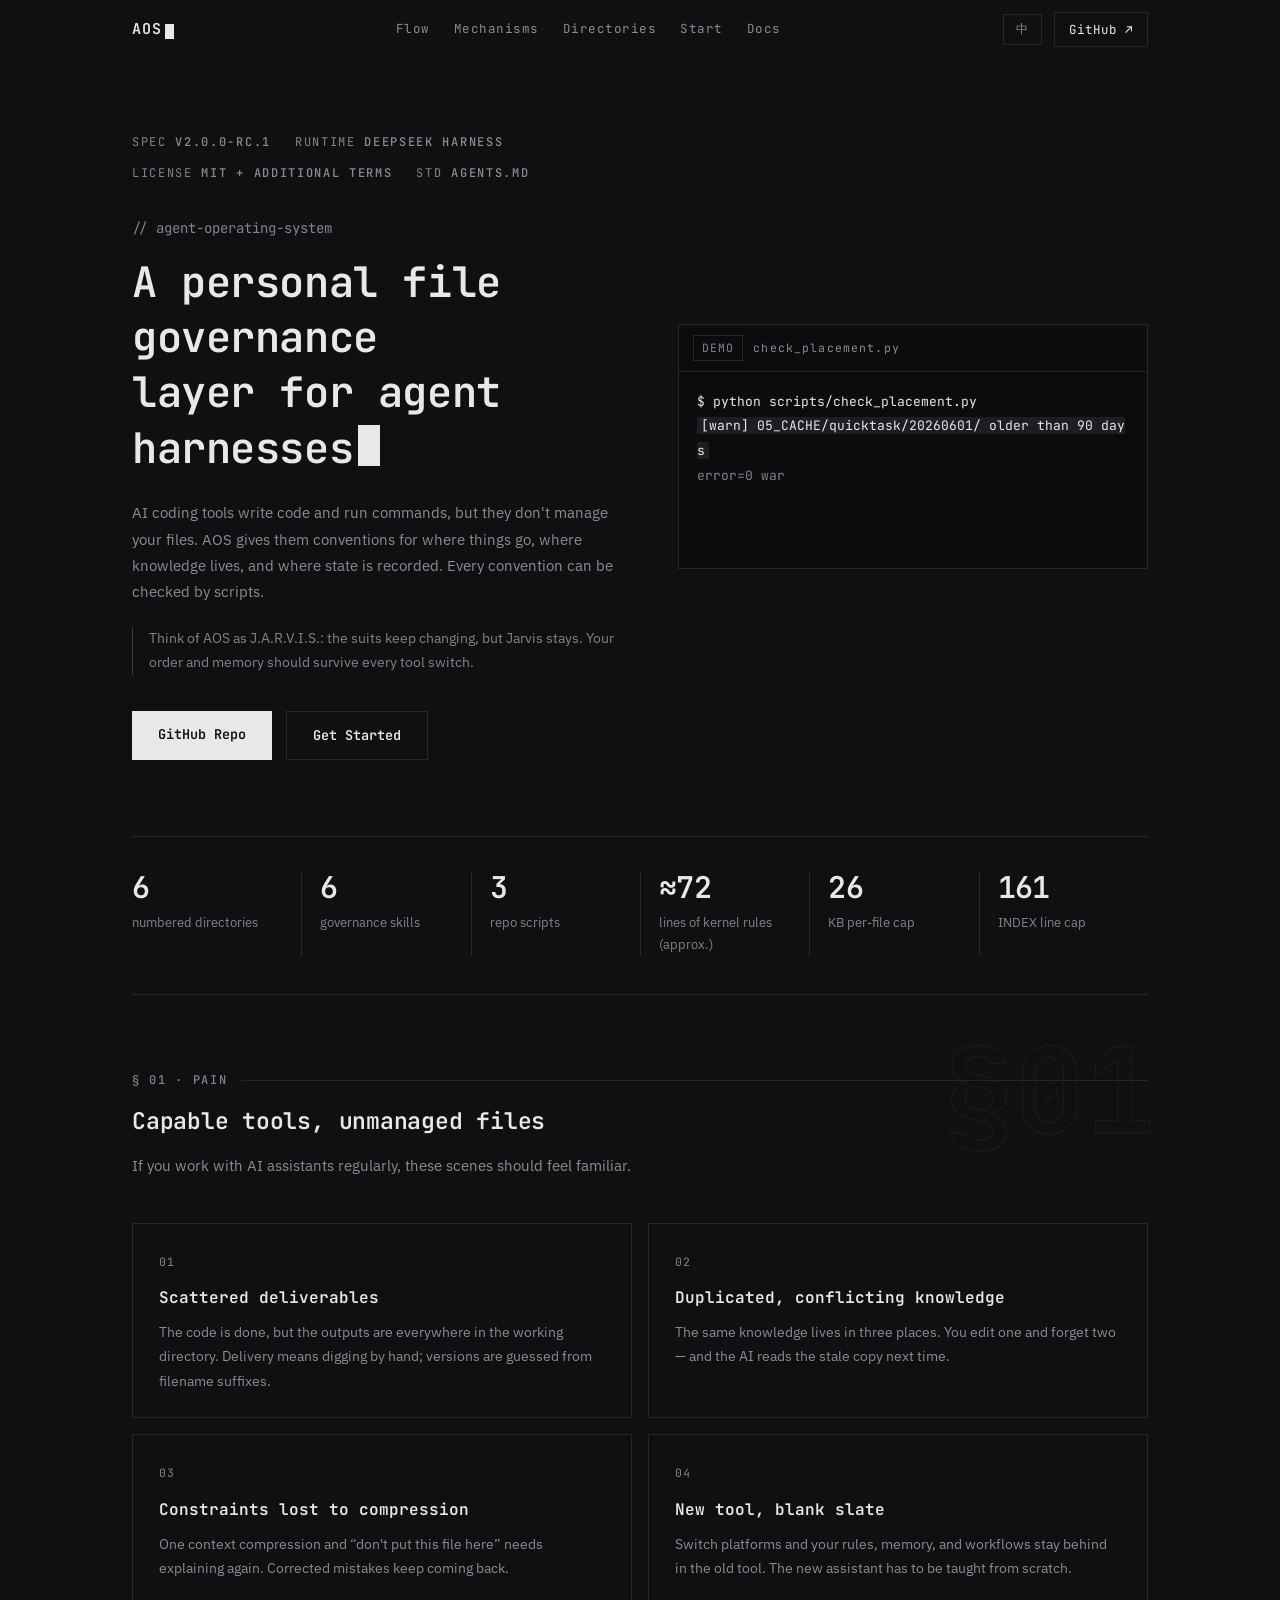
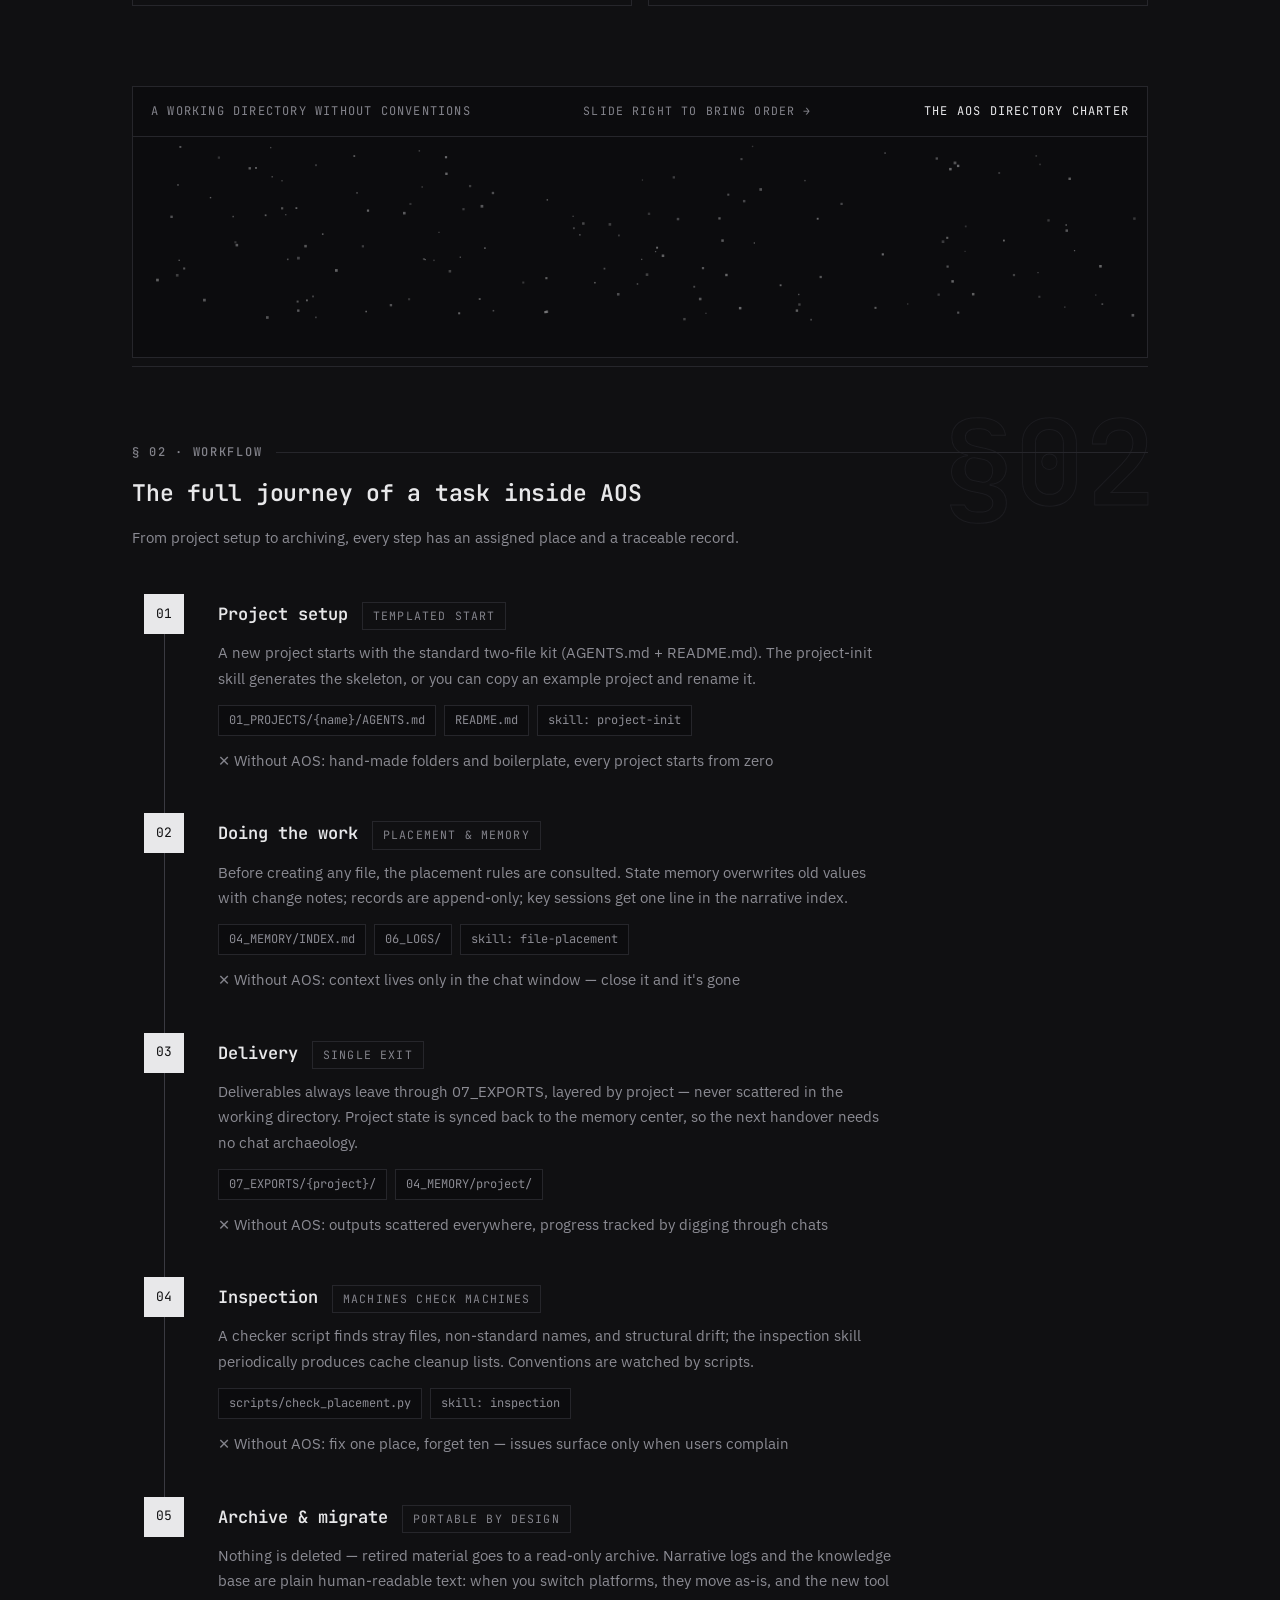
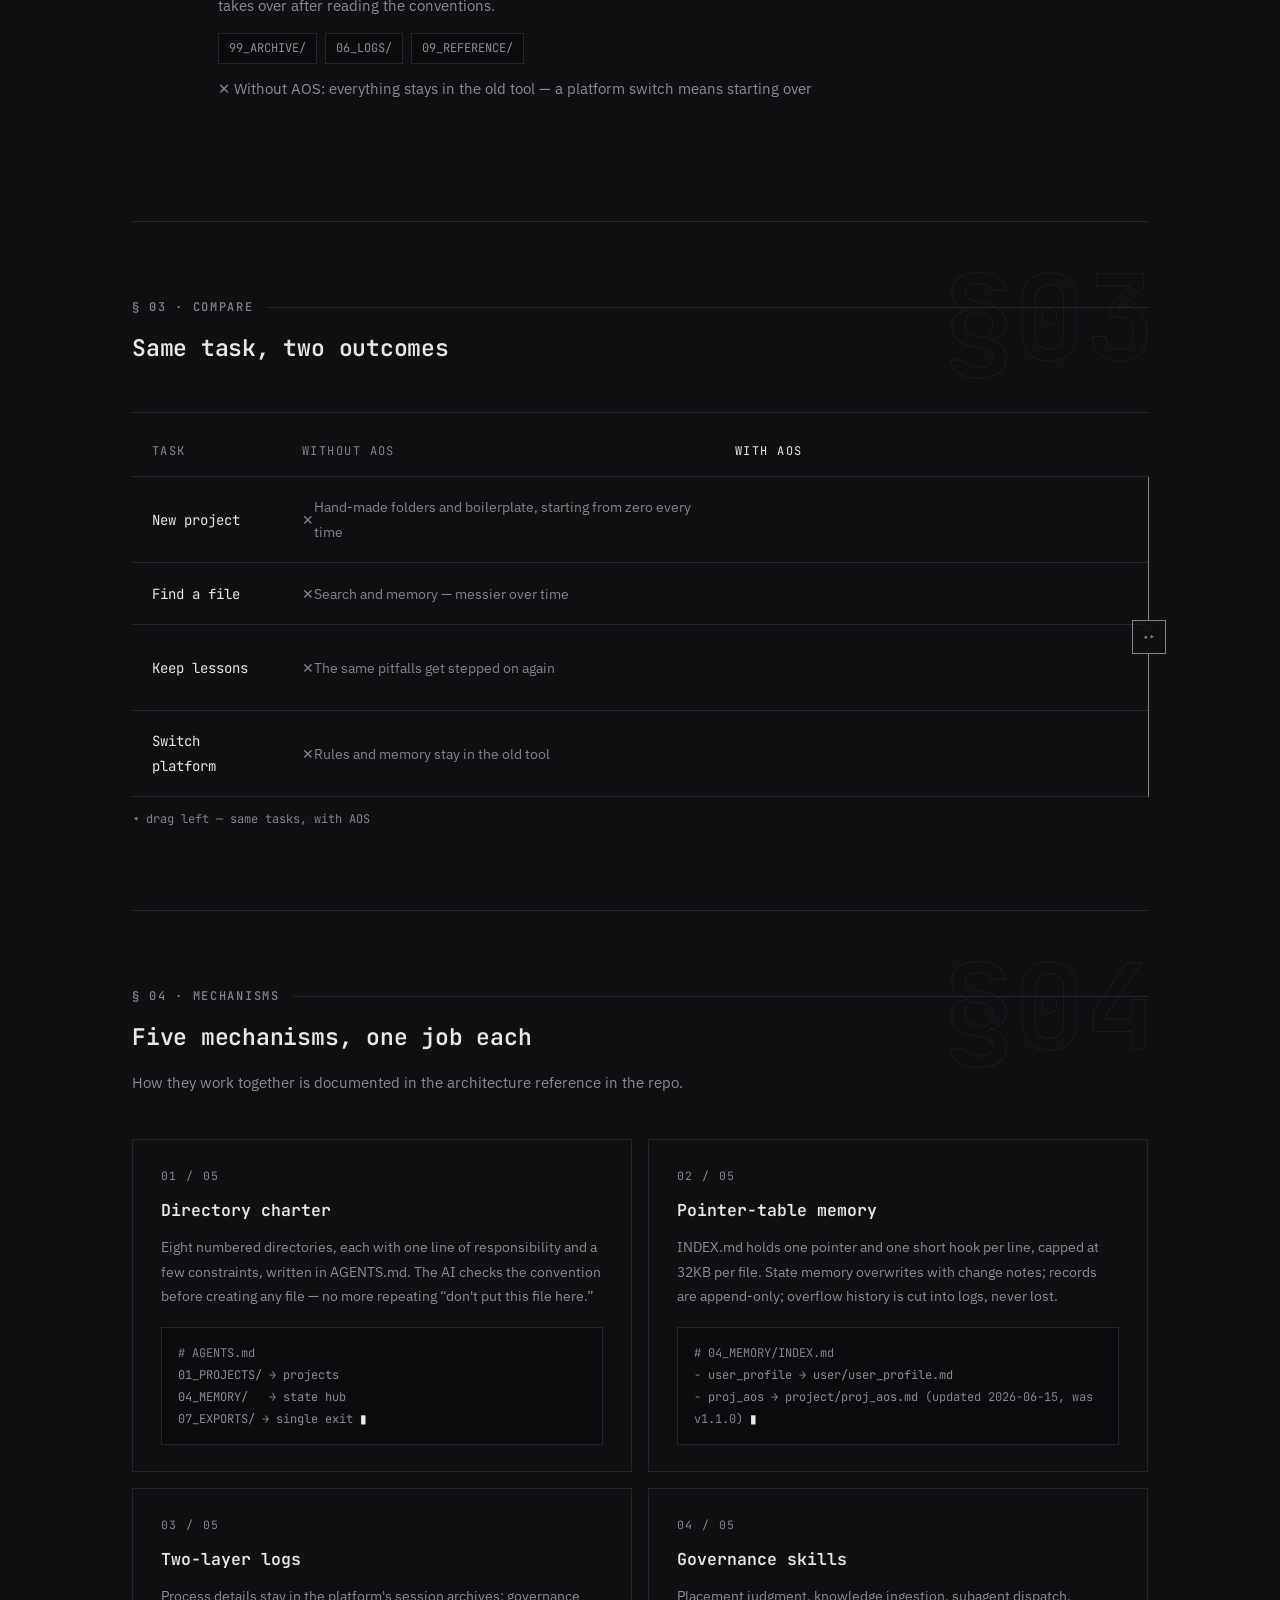
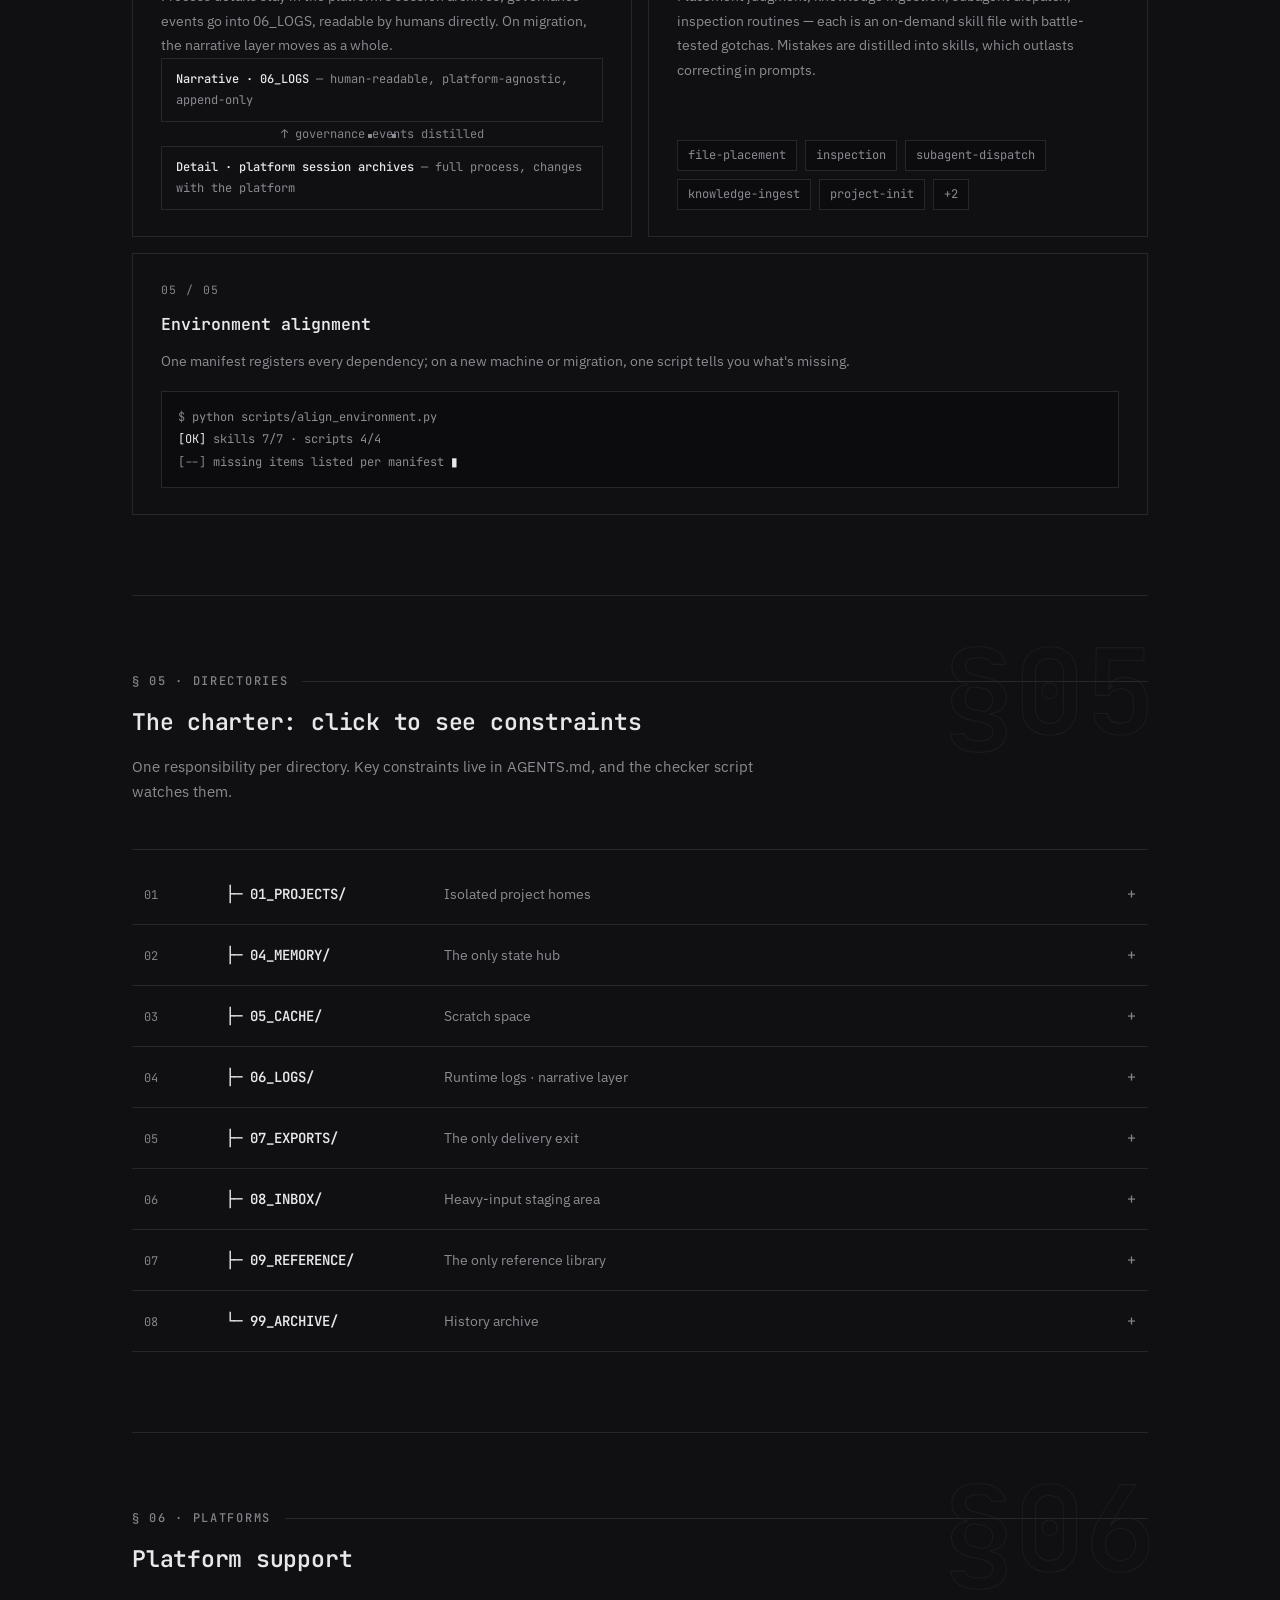
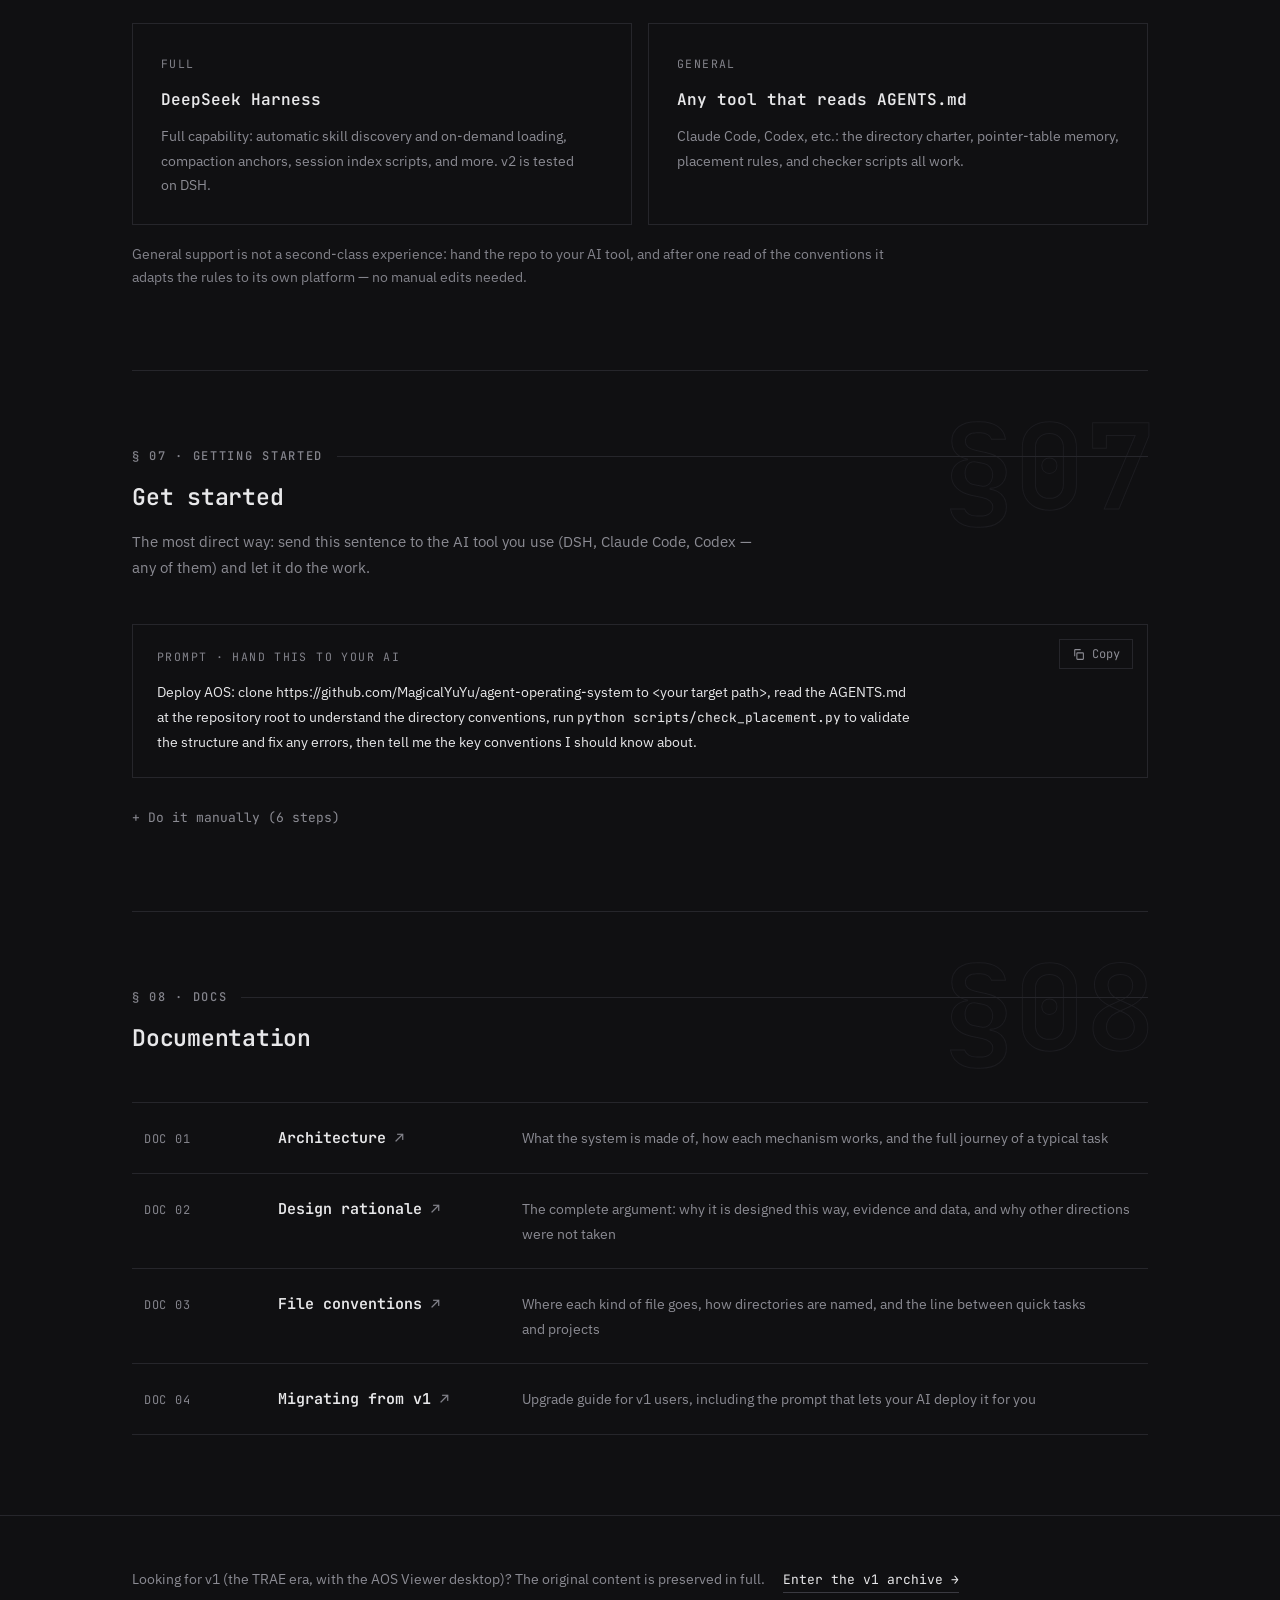
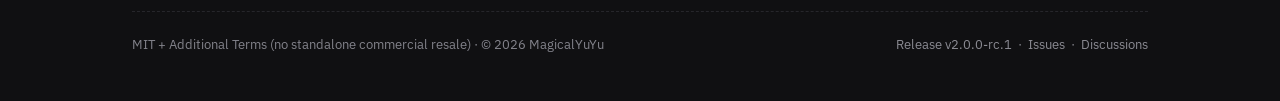
<file: index.html>
<!DOCTYPE html>
<html lang="zh-CN">
<head>
<meta charset="UTF-8">
<meta name="viewport" content="width=device-width, initial-scale=1.0">
<title>AOS — Agent Operating System · 个人文件治理层</title>
<meta name="description" content="AOS 是运行在类 Claude Code agent harness 上的个人文件治理层：目录宪章、指针表记忆、双层日志与治理 skills，让 AI 编程工具遵守「东西放哪、知识存哪、状态记哪」的秩序，且约定可以被脚本检查。">
<meta name="keywords" content="AOS, Agent Operating System, 文件治理, agent harness, DeepSeek Harness, AGENTS.md, Claude Code, Codex, AI 编程">
<meta name="author" content="MagicalYuYu">
<meta name="robots" content="index, follow">
<link rel="canonical" href="https://aos.magicalyu.online/">
<meta property="og:title" content="AOS — Agent Operating System">
<meta property="og:description" content="运行在类 Claude Code agent harness 上的个人文件治理层。目录宪章 · 指针表记忆 · 双层日志 · 治理 skills。">
<meta property="og:type" content="website">
<meta property="og:url" content="https://aos.magicalyu.online/">
<meta property="og:site_name" content="AOS — Agent Operating System">
<meta property="og:locale" content="zh_CN">
<meta property="og:locale:alternate" content="en_US">
<meta name="twitter:card" content="summary">
<meta name="twitter:title" content="AOS — Agent Operating System">
<meta name="twitter:description" content="运行在类 Claude Code agent harness 上的个人文件治理层。">
<meta name="twitter:creator" content="@MagicalYuYu">
<script type="application/ld+json">
{
  "@context": "https://schema.org",
  "@type": "SoftwareApplication",
  "name": "AOS — Agent Operating System",
  "description": "运行在类 Claude Code agent harness 上的个人文件治理层：目录宪章、指针表记忆、双层日志与治理 skills。",
  "url": "https://aos.magicalyu.online/",
  "applicationCategory": "DeveloperApplication",
  "operatingSystem": "Cross-platform",
  "softwareVersion": "2.0.0-rc.1",
  "offers": { "@type": "Offer", "price": "0", "priceCurrency": "USD" },
  "license": "https://github.com/MagicalYuYu/agent-operating-system/blob/main/LICENSE",
  "author": { "@type": "Person", "name": "MagicalYuYu", "url": "https://github.com/MagicalYuYu" }
}
</script>
<link rel="icon" href="data:image/svg+xml,%3Csvg xmlns='http://www.w3.org/2000/svg' viewBox='0 0 64 64'%3E%3Crect width='64' height='64' fill='%23101012'/%3E%3Cg stroke='%23E8E8EA' stroke-width='4'%3E%3Cline x1='14' y1='19' x2='50' y2='19'/%3E%3Cline x1='14' y1='32' x2='42' y2='32'/%3E%3Cline x1='14' y1='45' x2='32' y2='45'/%3E%3C/g%3E%3Crect x='36' y='41' width='14' height='8' fill='%23E8E8EA'/%3E%3C/svg%3E">
<link rel="preconnect" href="https://fonts.googleapis.com">
<link rel="preconnect" href="https://fonts.gstatic.com" crossorigin>
<link rel="preload" as="style" href="https://fonts.googleapis.com/css2?family=JetBrains+Mono:wght@400;500;600&family=IBM+Plex+Sans:wght@400;500;600&family=Noto+Sans+SC:wght@400;500;700&display=swap">
<link rel="stylesheet" href="https://fonts.googleapis.com/css2?family=JetBrains+Mono:wght@400;500;600&family=IBM+Plex+Sans:wght@400;500;600&family=Noto+Sans+SC:wght@400;500;700&display=swap" media="print" onload="this.media='all'">
<noscript><link rel="stylesheet" href="https://fonts.googleapis.com/css2?family=JetBrains+Mono:wght@400;500;600&family=IBM+Plex+Sans:wght@400;500;600&family=Noto+Sans+SC:wght@400;500;700&display=swap"></noscript>
<link rel="manifest" href="manifest.json">
<meta name="theme-color" content="#101012">
<script>document.documentElement.classList.add('js');</script>
<style>
:root{
  --bg:#101012; --line:#26262B; --line-strong:#3A3A41;
  --text:#E8E8EA; --muted:#8B8B93; --faint:#83838B; --on-accent:#101012;
  --mono:'JetBrains Mono',ui-monospace,'Cascadia Code',Consolas,monospace;
  --sans:'IBM Plex Sans','Segoe UI',system-ui,'Noto Sans SC','Microsoft YaHei',sans-serif;
  --ease:cubic-bezier(.22,1,.36,1);
  --nav-h:60px;
}
*{margin:0;padding:0;box-sizing:border-box}
html{scroll-behavior:smooth}
body{background:var(--bg);color:var(--text);font-family:var(--sans);font-size:15px;line-height:1.75;-webkit-font-smoothing:antialiased;text-rendering:optimizeLegibility}
::selection{background:var(--text);color:var(--bg)}
a{color:inherit}
.wrap{max-width:1080px;margin:0 auto;padding:0 32px}
section{scroll-margin-top:calc(var(--nav-h) + 16px)}
p,li,.plat-note,.sec-desc,.flow-card>p,.pain-card p,.mech-card>p,.row p,.tree-detail p,.foot-v1 span{text-wrap:pretty;overflow-wrap:break-word}
h2,h3{text-wrap:balance}
code{font-family:var(--mono)}

/* ---------- Nav ---------- */
header{position:fixed;top:0;left:0;right:0;z-index:50;height:var(--nav-h);border-bottom:1px solid transparent;transition:background .3s var(--ease),border-color .3s var(--ease)}
header.scrolled{background:rgba(16,16,18,.72);-webkit-backdrop-filter:blur(12px) saturate(1.1);backdrop-filter:blur(12px) saturate(1.1);border-bottom-color:var(--line)}
header .wrap{height:100%;display:flex;align-items:center;justify-content:space-between;position:relative;gap:18px}
.brand{font-family:var(--mono);font-weight:600;font-size:15px;letter-spacing:.08em;text-decoration:none;flex:none}
.brand .cur{display:inline-block;width:.55em;height:1.05em;background:var(--text);margin-left:.18em;vertical-align:text-bottom;animation:blink 1.1s steps(1) infinite}
.navlinks{display:flex;gap:24px;font-size:13.5px}
.navlinks a{color:var(--muted);text-decoration:none;font-family:var(--mono);font-size:12.5px;letter-spacing:.04em;padding:4px 0;border-bottom:1px solid transparent;transition:color .25s var(--ease),border-color .25s var(--ease)}
.navlinks a:hover{color:var(--text)}
.navlinks a[aria-current="true"]{color:var(--text);border-bottom-color:var(--text)}
.nav-right{display:flex;align-items:center;gap:12px;flex:none}
.lang-btn{font-family:var(--mono);font-size:12px;color:var(--muted);background:transparent;border:1px solid var(--line);padding:6px 12px;cursor:pointer;letter-spacing:.06em;transition:color .25s var(--ease),border-color .25s var(--ease)}
.lang-btn:hover{color:var(--text);border-color:var(--line-strong)}
.gh{font-family:var(--mono);font-size:12.5px;text-decoration:none;color:var(--text);border:1px solid var(--line);padding:6px 14px;transition:border-color .25s var(--ease),transform .25s var(--ease)}
.gh:hover{border-color:var(--line-strong);transform:translateY(-1px)}
.progress{position:absolute;left:0;bottom:-1px;height:1px;width:100%;background:var(--text);opacity:.35;transform:scaleX(0);transform-origin:left}

/* ---------- Hero ---------- */
.hero{padding:calc(var(--nav-h) + 72px) 0 76px}
.hero-grid{display:grid;grid-template-columns:1.02fr .98fr;gap:56px;align-items:center}
.spec-row{display:flex;flex-wrap:wrap;gap:10px 24px;font-family:var(--mono);font-size:12px;letter-spacing:.14em;text-transform:uppercase;color:var(--faint);margin-bottom:32px}
.spec-row b{color:var(--muted);font-weight:500}
.hero .comment{font-family:var(--mono);font-size:14px;color:var(--faint);margin-bottom:14px}
h1{font-family:var(--mono);font-weight:600;letter-spacing:-.01em;font-size:clamp(29px,4.2vw,42px);line-height:1.32;text-wrap:balance}
h1 .caret{display:inline-block;width:.52em;height:.98em;background:var(--text);margin-left:.12em;vertical-align:-.08em;animation:blink 1.1s steps(1) infinite}
@keyframes blink{0%,55%{opacity:1}56%,100%{opacity:0}}
.hero .sub{margin-top:24px;color:var(--muted);font-size:15px;max-width:560px}
.hero .aside{margin-top:22px;padding-left:16px;border-left:1px solid var(--line-strong);color:var(--faint);font-size:13.5px;max-width:520px}
.cta{margin-top:36px;display:flex;flex-wrap:wrap;gap:14px}
.btn{font-family:var(--mono);font-size:13.5px;font-weight:600;text-decoration:none;padding:12px 26px;cursor:pointer;transition:transform .25s var(--ease),border-color .25s var(--ease),opacity .25s var(--ease)}
.btn:hover{transform:translateY(-1px)}
.btn:active{transform:translateY(0)}
.btn-solid{background:var(--text);color:var(--on-accent)}
.btn-solid:hover{opacity:.88}
.btn-line{border:1px solid var(--line);color:var(--text)}
.btn-line:hover{border-color:var(--line-strong)}

/* ---------- 终端演示 ---------- */
.term{border:1px solid var(--line);background:#0C0C0E;min-width:0}
.term-bar{display:flex;align-items:center;gap:10px;padding:10px 14px;border-bottom:1px solid var(--line);font-family:var(--mono);font-size:11.5px;letter-spacing:.1em}
.term-tag{color:var(--faint);border:1px solid var(--line);padding:2px 8px}
.term-title{color:var(--muted)}
.term-body{padding:18px 18px 20px;font-family:var(--mono);font-size:13px;line-height:1.9;color:var(--muted);white-space:pre-wrap;word-break:break-all;min-height:196px}
.term-body .t-cmd{color:var(--text)}
.term-body .t-ok{color:var(--text)}
.term-body .t-warn{color:var(--text);background:#1E1E22;padding:0 4px}
.term-body .t-dim{color:var(--faint)}

/* ---------- Sections ---------- */
.sec{position:relative;padding:76px 0 80px}
.sec::before{content:"";position:absolute;top:0;left:0;right:0;height:1px;background:var(--line);transform:scaleX(0);transform-origin:left}
.sec.sec-line-in::before{transition:transform .9s var(--ease);transform:scaleX(1)}
.sec-head{margin-bottom:44px}
.sec-eyebrow{font-family:var(--mono);font-size:12px;letter-spacing:.14em;text-transform:uppercase;font-weight:500;color:var(--faint);display:flex;align-items:center;gap:14px;margin-bottom:10px}
.sec-eyebrow::after{content:"";flex:1;height:1px;background:var(--line)}
.sec-head h2{font-family:var(--mono);font-size:23px;font-weight:600;letter-spacing:-.01em}
.sec-desc{color:var(--muted);max-width:640px;margin-top:12px;font-size:14.5px}

/* ---------- 痛点卡 ---------- */
.pain-grid{display:grid;grid-template-columns:repeat(2,1fr);gap:16px}
.pain-card{border:1px solid var(--line);padding:24px 26px;transition:border-color .25s var(--ease),transform .25s var(--ease)}
.pain-card:hover{border-color:var(--line-strong);transform:translateY(-2px)}
.pain-card .p-no{font-family:var(--mono);font-size:11.5px;letter-spacing:.12em;color:var(--faint)}
.pain-card h3{font-family:var(--mono);font-size:16px;font-weight:600;margin:10px 0 8px}
.pain-card p{color:var(--muted);font-size:14px}

/* ---------- 工作流 ---------- */
.flow{position:relative}
.flow-step{display:grid;grid-template-columns:64px 1fr;gap:22px;position:relative}
.flow-rail{display:flex;flex-direction:column;align-items:center}
.flow-num{
  width:40px;height:40px;flex:none;display:flex;align-items:center;justify-content:center;
  font-family:var(--mono);font-size:13px;color:var(--faint);
  border:1px solid var(--line);background:var(--bg);
  transition:color .5s var(--ease),border-color .5s var(--ease);
}
.flow-step.in .flow-num{color:var(--on-accent);background:var(--text);border-color:var(--text)}
.flow-wire{width:1px;flex:1;background:var(--line);position:relative;overflow:hidden}
.flow-wire::after{content:"";position:absolute;top:0;left:0;width:100%;height:100%;background:var(--line-strong);transform:scaleY(0);transform-origin:top;transition:transform .8s var(--ease) .2s}
.flow-step.in .flow-wire::after{transform:scaleY(1)}
.flow-step:last-child .flow-wire{display:none}
.flow-card{padding:6px 0 40px}
.flow-head{display:flex;flex-wrap:wrap;align-items:baseline;gap:14px;margin-bottom:10px}
.flow-head h3{font-family:var(--mono);font-size:17px;font-weight:600}
.flow-tag{font-family:var(--mono);font-size:11.5px;letter-spacing:.1em;color:var(--faint);border:1px solid var(--line);padding:3px 10px;text-transform:uppercase}
.flow-card>p{color:var(--muted);font-size:14.5px;max-width:680px}
.chips{display:flex;flex-wrap:wrap;gap:8px;margin-top:14px}
.chips code{font-size:12px;color:var(--muted);border:1px solid var(--line);padding:4px 10px;background:#0C0C0E}
.flow-without{margin-top:12px;font-size:13px;color:var(--faint)}
.flow-without::before{content:"✕ ";color:var(--faint)}

/* ---------- 机制卡 ---------- */
.mech-grid{display:grid;grid-template-columns:repeat(2,1fr);gap:16px}
.mech-card{border:1px solid var(--line);padding:26px 28px;display:flex;flex-direction:column;transition:border-color .25s var(--ease)}
.mech-card:hover{border-color:var(--line-strong)}
.mech-card:last-child{grid-column:1 / -1}
.mech-kicker{font-family:var(--mono);font-size:11.5px;letter-spacing:.12em;color:var(--faint);text-transform:uppercase}
.mech-card h3{font-family:var(--mono);font-size:16.5px;font-weight:600;margin:10px 0 10px}
.mech-card>p{color:var(--muted);font-size:14px;flex:1}
.mech-demo{margin-top:18px;border:1px solid var(--line);background:#0C0C0E;padding:14px 16px;font-family:var(--mono);font-size:12px;line-height:1.85;color:var(--muted);overflow-x:auto}
.mech-demo .d-dim{color:var(--faint)}
.mech-demo .d-hi{color:var(--text)}
.layer-demo{display:grid;gap:6px;font-family:var(--mono);font-size:12px}
.layer-demo .layer{border:1px solid var(--line);padding:10px 14px;color:var(--muted)}
.layer-demo .layer b{color:var(--text);font-weight:500}
.layer-demo .layer-arrow{color:var(--faint);text-align:center;line-height:1}

/* ---------- 目录树 ---------- */
.tree{border-top:1px solid var(--line);padding-top:14px}
.tree-item{border-bottom:1px solid var(--line);padding:0 12px}
.tree-row{
  width:100%;display:grid;grid-template-columns:64px 200px 1fr 32px;gap:18px;align-items:baseline;
  padding:20px 0;background:transparent;border:none;cursor:pointer;text-align:left;
  color:var(--text);font-family:var(--sans);font-size:14.5px;
  transition:background .25s var(--ease);
}
.tree-row:hover{background:rgba(255,255,255,.025)}
.tree-idx{font-family:var(--mono);font-size:12px;color:var(--faint)}
.tree-path{font-family:var(--mono);font-size:14px;font-weight:600}
.tree-role{color:var(--muted);font-size:13.5px}
.tree-plus{font-family:var(--mono);font-size:15px;color:var(--faint);justify-self:end;transition:transform .3s var(--ease)}
.tree-item.open .tree-plus{transform:rotate(45deg);color:var(--text)}
.tree-detail{display:grid;grid-template-rows:0fr;transition:grid-template-rows .35s var(--ease)}
.tree-item.open .tree-detail{grid-template-rows:1fr}
.tree-detail-clip{overflow:hidden;min-height:0}
.tree-detail-in{padding:0 0 22px;display:grid;grid-template-columns:64px 1fr;gap:18px}
.tree-detail-in::before{content:""}
.tree-detail p{color:var(--faint);font-size:13.5px;max-width:640px;border-left:1px solid var(--line-strong);padding-left:16px}
.tree-detail b{color:var(--muted);font-weight:500}

/* ---------- 平台卡 ---------- */
.plat-grid{display:grid;grid-template-columns:1fr 1fr;gap:16px}
.plat-card{border:1px solid var(--line);padding:26px 28px;transition:border-color .25s var(--ease)}
.plat-card:hover{border-color:var(--line-strong)}
.plat-badge{font-family:var(--mono);font-size:11.5px;letter-spacing:.12em;color:var(--faint);text-transform:uppercase}
.plat-card h3{font-family:var(--mono);font-size:16px;font-weight:600;margin:10px 0 10px}
.plat-card p{color:var(--muted);font-size:14px}
.plat-note{margin-top:18px;color:var(--faint);font-size:13.5px;max-width:760px}

/* ---------- 上手 ---------- */
.prompt-block{position:relative;border:1px solid var(--line);padding:22px 24px;font-size:14px;line-height:1.8}
.prompt-block .tag{font-family:var(--mono);font-size:11.5px;letter-spacing:.12em;color:var(--faint);display:block;margin-bottom:12px;text-transform:uppercase}
.prompt-block p{max-width:760px}
.prompt-block code{font-size:13px}
.copy-btn{position:absolute;top:14px;right:14px;font-family:var(--mono);font-size:12px;color:var(--muted);background:transparent;border:1px solid var(--line);padding:6px 12px;cursor:pointer;display:inline-flex;align-items:center;gap:7px;transition:color .25s var(--ease),border-color .25s var(--ease)}
.copy-btn:hover{color:var(--text);border-color:var(--line-strong)}
.copy-btn svg{width:13px;height:13px;stroke:currentColor;fill:none;stroke-width:2}
.copy-btn .ok{display:none}
.copy-btn.copied{color:var(--text);border-color:var(--text)}
.copy-btn.copied .ok{display:inline}
.copy-btn.copied .ico{display:none}
.steps{margin-top:26px}
.steps summary{font-family:var(--mono);font-size:13px;color:var(--muted);cursor:pointer;list-style:none;display:inline-flex;align-items:center;gap:8px;user-select:none;transition:color .25s var(--ease)}
.steps summary::-webkit-details-marker{display:none}
.steps summary::before{content:"+";font-family:var(--mono);transition:transform .3s var(--ease)}
.steps[open] summary::before{transform:rotate(45deg)}
.steps summary:hover{color:var(--text)}
.steps ol{margin:18px 0 4px 20px;color:var(--muted);font-size:14px}
.steps li{padding:5px 0}
.steps li b{color:var(--text);font-weight:500}
.steps code{font-size:12.5px}

/* ---------- 文档 ---------- */
.rows{border-top:1px solid var(--line)}
.row{display:grid;grid-template-columns:110px 220px 1fr;gap:24px;align-items:baseline;padding:22px 12px;border-bottom:1px solid var(--line);transition:background .25s var(--ease)}
.row:hover{background:rgba(255,255,255,.025)}
.row .no{font-family:var(--mono);font-size:12px;color:var(--faint);letter-spacing:.06em}
.row h3{font-family:var(--mono);font-size:15px;font-weight:600}
.row p{color:var(--muted);font-size:14px}
.row.linkrow{text-decoration:none}
.row.linkrow h3::after{content:" ↗";color:var(--faint);transition:color .25s var(--ease)}
.row.linkrow:hover h3::after{color:var(--text)}

/* ---------- Footer ---------- */
footer{border-top:1px solid var(--line);padding:34px 0 44px}
.foot-rows{display:flex;flex-wrap:wrap;justify-content:space-between;gap:14px 32px;font-size:13px;color:var(--faint)}
.foot-rows a{color:var(--muted);text-decoration:none;border-bottom:1px solid transparent;transition:color .25s var(--ease),border-color .25s var(--ease)}
.foot-rows a:hover{color:var(--text);border-bottom-color:var(--text)}
.foot-v1{margin-bottom:22px;padding:18px 0;border-bottom:1px dashed var(--line);display:flex;flex-wrap:wrap;align-items:baseline;gap:8px 18px;font-size:13.5px;color:var(--muted)}
.foot-v1 a{font-family:var(--mono);font-size:13px;color:var(--text);text-decoration:none;border-bottom:1px solid var(--line-strong)}
.foot-v1 a:hover{border-bottom-color:var(--text)}

/* ---------- 入场与降级 ---------- */
.sr-only{position:absolute;width:1px;height:1px;padding:0;margin:-1px;overflow:hidden;clip:rect(0,0,0,0);white-space:nowrap;border:0}
.js .reveal{opacity:0;transform:translateY(12px)}
.js .reveal.in:not(.fin){opacity:1;transform:none;transition:opacity .45s var(--ease),transform .45s var(--ease)}
.js .reveal.fin{opacity:1;transform:none}
:focus-visible{outline:1px solid var(--text);outline-offset:3px}
@media (prefers-reduced-motion: reduce){
  html{scroll-behavior:auto}
  *,*::before,*::after{animation:none !important;transition:none !important}
  .js .reveal{opacity:1;transform:none}
  .sec::before{transform:scaleX(1)}
  .flow-wire::after{transform:scaleY(1)}
}

/* ---------- 统计带 ---------- */
.stats{border-top:1px solid var(--line);display:grid;grid-template-columns:repeat(6,1fr);padding:34px 0 38px}
.stat{padding:0 18px;border-left:1px solid var(--line)}
.stat:first-child{border-left:none;padding-left:0}
.stat-num{display:block;font-family:var(--mono);font-size:30px;font-weight:600;letter-spacing:-.02em;line-height:1.1;font-variant-numeric:tabular-nums}
.stat-label{display:block;margin-top:8px;font-size:12.5px;color:var(--faint)}

/* ---------- 混沌→秩序 canvas 展示位 ---------- */
.chaos-band{margin:0 0 8px;border:1px solid var(--line);background:#0C0C0E}
.chaos-labels{display:flex;justify-content:space-between;align-items:center;gap:16px;padding:14px 18px;border-bottom:1px solid var(--line);font-family:var(--mono);font-size:12px;letter-spacing:.1em;text-transform:uppercase}
.chaos-labels .c-a{color:var(--faint)}
.chaos-labels .c-b{color:var(--text)}
.chaos-hint{font-family:var(--mono);font-size:11.5px;letter-spacing:.1em;color:var(--faint);text-transform:uppercase;transition:opacity .6s var(--ease)}
.chaos-hint .h-arr{display:inline-block;animation:hintSlide 1.8s var(--ease) infinite}
@keyframes hintSlide{0%,100%{transform:translateX(0)}50%{transform:translateX(7px)}}
.chaos-band.ordered-once .chaos-hint{opacity:0}
#chaos-canvas{display:block;width:100%;height:220px}

/* ---------- 幽灵节号 ---------- */
.sec-head{position:relative}
.ghost{
  position:absolute;right:-8px;top:-38px;z-index:-1;
  font-family:var(--mono);font-size:118px;font-weight:600;line-height:1;
  color:transparent;-webkit-text-stroke:1px #1C1C20;
  user-select:none;pointer-events:none;
}

/* ---------- 卡片聚光灯 ---------- */
@media (pointer:fine){
  .pain-card,.mech-card,.plat-card{position:relative;overflow:hidden}
  .pain-card::after,.mech-card::after,.plat-card::after{
    content:"";position:absolute;inset:0;pointer-events:none;
    background:radial-gradient(240px circle at var(--mx,50%) var(--my,50%),rgba(255,255,255,.055),transparent 70%);
    opacity:0;transition:opacity .3s var(--ease);
  }
  .pain-card:hover::after,.mech-card:hover::after,.plat-card:hover::after{opacity:1}
}

/* ---------- 对比滑杆 ---------- */
.cmp-wrap{border-top:1px solid var(--line);padding-top:14px}
.cmp-head{display:grid;grid-template-columns:150px 1fr 1fr;border-bottom:1px solid var(--line);font-family:var(--mono);font-size:12px;letter-spacing:.12em;text-transform:uppercase}
.cmp-head>div{padding:14px 20px;color:var(--faint)}
.cmp-head>div:last-child{color:var(--text)}
.cmp-slider{position:relative;user-select:none;-webkit-user-select:none;touch-action:pan-y}
.cmp-layer .cmp-row{display:grid;grid-template-columns:150px 1fr 1fr;border-bottom:1px solid var(--line)}
.cmp-layer .cmp-row>div{padding:18px 20px;font-size:14px;display:flex;align-items:center}
.cmp-over .cmp-bad{grid-column:2}
.cmp-under .cmp-good{grid-column:3}
.cmp-task{font-family:var(--mono);font-size:13px;color:var(--text)}
.cmp-under{background:rgba(255,255,255,.02)}
.cmp-under .cmp-good{color:var(--muted)}
.cmp-under .cmp-good::before{content:"✓  ";color:var(--text)}
.cmp-over{position:absolute;inset:0;background:var(--bg);clip-path:inset(0 0% 0 0)}
.cmp-over .cmp-bad{color:var(--faint)}
.cmp-over .cmp-bad::before{content:"✕  "}
.cmp-handle{position:absolute;top:0;bottom:0;left:45%;width:1px;background:var(--text);opacity:.55;cursor:ew-resize;touch-action:none}
.cmp-grip{position:absolute;top:50%;left:50%;transform:translate(-50%,-50%);width:34px;height:34px;border:1px solid var(--text);background:var(--bg);color:var(--text);display:flex;align-items:center;justify-content:center;font-family:var(--mono);font-size:11px}
.cmp-hint{margin-top:12px;font-family:var(--mono);font-size:12px;color:var(--faint)}

/* ---------- 微演示活性 ---------- */
.layer-arrow{position:relative}
.rise-dot{position:absolute;bottom:2px;left:calc(50% - 14px);width:4px;height:4px;background:var(--muted);animation:rise 2.8s var(--ease) infinite}
.rise-dot.r2{left:calc(50% + 10px);animation-delay:1.4s}
@keyframes rise{0%{transform:translateY(5px);opacity:0}30%{opacity:.85}100%{transform:translateY(-16px);opacity:0}}
.demo-note{color:var(--faint);animation:noteCycle 7s ease-in-out infinite}
@keyframes noteCycle{0%,30%{opacity:0}45%,80%{opacity:1}95%,100%{opacity:0}}
@media (prefers-reduced-motion: reduce){
  .demo-note{opacity:1}
}

html:not(.js) .chaos-band{display:none}

/* ---------- 响应式 ---------- */
@media (max-width:960px){
  .hero-grid{grid-template-columns:1fr;gap:44px}
  .pain-grid,.mech-grid,.plat-grid{grid-template-columns:1fr}
  .mech-card:last-child{grid-column:auto}
  .stats{grid-template-columns:repeat(3,1fr);row-gap:28px}
  .stat{padding:0 16px}
  .stat:nth-child(3n+1){border-left:none;padding-left:0}
  .ghost{font-size:84px;top:-24px}
}
@media (max-width:680px){
  .wrap{padding:0 22px}
  .navlinks{display:none}
  .hero{padding:calc(var(--nav-h) + 52px) 0 60px}
  .sec{padding:56px 0 60px}
  .flow-step{grid-template-columns:44px 1fr;gap:16px}
  .flow-num{width:32px;height:32px;font-size:11.5px}
  .cmp-head{grid-template-columns:96px 1fr 1fr}
  .cmp-layer .cmp-row{grid-template-columns:96px 1fr 1fr}
  .cmp-head>div{padding:10px 14px}
  .row{grid-template-columns:1fr;gap:4px;padding:20px 4px}
  .tree-row{grid-template-columns:44px 1fr 28px;grid-template-rows:auto auto}
  .tree-role{grid-column:2}
  .tree-idx{grid-row:1}
  .copy-btn{position:static;margin-top:14px}
  .prompt-block{padding:18px}
  .stats{grid-template-columns:repeat(2,1fr);row-gap:24px}
  .stat{padding:0 14px}
  .stat:nth-child(odd){border-left:none;padding-left:0}
  .stat-num{font-size:24px}
  .ghost{font-size:60px;top:-14px}
  .tree-detail-in{grid-template-columns:1fr}
  .tree-detail-in::before{content:none}
  .chaos-labels{flex-wrap:wrap;gap:6px 14px}
  .term-body{font-size:12px;min-height:150px}
  .cmp-head,.cmp-layer .cmp-row{grid-template-columns:76px 1fr 1fr}
}
</style>
</head>
<body>

<header id="site-header">
  <div class="wrap">
    <a class="brand" href="#top">AOS<span class="cur" aria-hidden="true"></span></a>
    <nav class="navlinks" aria-label="页面导航" data-i18n-aria="nav.label">
      <a href="#flow" data-spy="flow" data-i18n="nav.flow">流程</a>
      <a href="#mechanisms" data-spy="mechanisms" data-i18n="nav.mech">机制</a>
      <a href="#layout" data-spy="layout" data-i18n="nav.dirs">目录</a>
      <a href="#getting-started" data-spy="getting-started" data-i18n="nav.start">上手</a>
      <a href="#docs" data-spy="docs" data-i18n="nav.docs">文档</a>
    </nav>
    <div class="nav-right">
      <button class="lang-btn" id="lang-toggle" type="button" aria-label="Switch language / 切换语言">EN</button>
      <a class="gh" href="https://github.com/MagicalYuYu/agent-operating-system" rel="noopener">GitHub ↗</a>
    </div>
  </div>
  <span class="progress" id="scroll-progress" aria-hidden="true"></span>
</header>

<main id="top" class="wrap">

  <!-- Hero -->
  <section class="hero" data-i18n-aria="hero.aria" aria-label="项目简介">
    <div class="hero-grid">
      <div>
        <div class="spec-row reveal">
          <span>SPEC <b>v2.0.0-rc.1</b></span>
          <span>RUNTIME <b>DeepSeek Harness</b></span>
          <span>LICENSE <b data-i18n="hero.license">MIT + 附加条款</b></span>
          <span>STD <b>AGENTS.md</b></span>
        </div>
        <p class="comment reveal">// agent-operating-system</p>
        <h1 class="reveal" data-i18n-html="hero.h1"><span class="h1-text">运行在 agent harness 上的个人文件治理层</span><span class="caret" aria-hidden="true"></span></h1>
        <p class="sub reveal" data-i18n="hero.sub">AI 编程工具能写代码、跑命令，但不管你的文件：交付物散在工作目录里、知识存了三份彼此矛盾、会话一压缩约束就丢。AOS 解决的是这一层的问题，它给工具一套关于「东西放哪、知识存哪、状态记哪」的约定，并且这些约定可以被脚本检查。</p>
        <p class="aside reveal" data-i18n="hero.aside">形象点讲，AOS 的定位类似《钢铁侠》里的贾维斯：战衣换了几代，贾维斯一直都在。即便未来 AI 工具不时更换，秩序和记忆也可以持续跟着走。</p>
        <div class="cta reveal">
          <a class="btn btn-solid" href="https://github.com/MagicalYuYu/agent-operating-system" rel="noopener" data-i18n="hero.cta1">GitHub 仓库</a>
          <a class="btn btn-line" href="#getting-started" data-i18n="hero.cta2">如何上手</a>
        </div>
      </div>
      <div class="term reveal" data-i18n-aria="term.aria" aria-label="check_placement.py 运行演示">
        <div class="term-bar"><span class="term-tag">DEMO</span><span class="term-title">check_placement.py</span></div>
        <pre class="term-body" id="term-body"><span class="t-cmd">$ python scripts/check_placement.py</span>
<span class="t-warn">[warn] 05_CACHE/quicktask/20260601/ 创建时间超 90 天</span>
<span class="t-dim">error=0 warn=1</span></pre>
      </div>
    </div>
  </section>

  <!-- 统计带 -->
  <div class="stats reveal" role="group" data-i18n-aria="stats.aria" aria-label="项目速览">
    <div class="stat"><span class="stat-num" data-count="8">8</span><span class="stat-label" data-i18n="stats.dirs">编号目录</span></div>
    <div class="stat"><span class="stat-num" data-count="7">7</span><span class="stat-label" data-i18n="stats.skills">治理 skills</span></div>
    <div class="stat"><span class="stat-num" data-count="4">4</span><span class="stat-label" data-i18n="stats.scripts">scripts/ 脚本</span></div>
    <div class="stat"><span class="stat-num" data-count="90" data-prefix="≈">≈90</span><span class="stat-label" data-i18n="stats.kernel">行内核规则</span></div>
    <div class="stat"><span class="stat-num" data-count="32">32</span><span class="stat-label" data-i18n="stats.kb">KB 单文件上限</span></div>
    <div class="stat"><span class="stat-num" data-count="200">200</span><span class="stat-label" data-i18n="stats.index">行 INDEX 上限</span></div>
  </div>

  <!-- § 01 痛点 -->
  <section class="sec" id="pain" aria-labelledby="pain-label">
    <div class="sec-head reveal">
      <span class="ghost" aria-hidden="true">§01</span>
      <div class="sec-eyebrow" data-i18n="pain.eyebrow">§ 01 · PAIN</div>
      <h2 id="pain-label" data-i18n="pain.title">工具很强，文件没人管</h2>
      <p class="sec-desc" data-i18n="pain.desc">如果你经常让 AI 助手干活，这些场景应该不陌生。</p>
    </div>
    <div class="pain-grid">
      <div class="pain-card reveal"><span class="p-no">01</span><h3 data-i18n="pain.1.t">交付物散落</h3><p data-i18n="pain.1.p">代码写完了，产物散在工作目录各处。交付靠手动翻找，版本靠文件名后缀猜。</p></div>
      <div class="pain-card reveal"><span class="p-no">02</span><h3 data-i18n="pain.2.t">知识重复矛盾</h3><p data-i18n="pain.2.p">同一份知识存了三处，改了一处忘了两处。下次 AI 读到的是过期版本。</p></div>
      <div class="pain-card reveal"><span class="p-no">03</span><h3 data-i18n="pain.3.t">会话压缩丢约束</h3><p data-i18n="pain.3.p">上下文一压缩，「这个文件不要放这里」就得重讲一遍。纠正过的事反复再犯。</p></div>
      <div class="pain-card reveal"><span class="p-no">04</span><h3 data-i18n="pain.4.t">换工具从零开始</h3><p data-i18n="pain.4.p">平台一换，规则、记忆、流程全留在旧工具里。新助手要从头教起。</p></div>
    </div>
  </section>

  <!-- 混沌 → 秩序 可视化 -->
  <div class="chaos-band reveal" id="chaos-band" aria-hidden="true">
    <div class="chaos-labels">
      <span class="c-a" data-i18n="chaos.a">无约定的工作目录</span>
      <span class="chaos-hint" id="chaos-hint" data-i18n-html="chaos.hint">向右滑动，看它们归位 <span class="h-arr">→</span></span>
      <span class="c-b" data-i18n="chaos.b">AOS 目录宪章</span>
    </div>
    <canvas id="chaos-canvas"></canvas>
  </div>

  <!-- § 02 工作流 -->
  <section class="sec" id="flow" aria-labelledby="flow-label">
    <div class="sec-head reveal">
      <span class="ghost" aria-hidden="true">§02</span>
      <div class="sec-eyebrow" data-i18n="flow.eyebrow">§ 02 · WORKFLOW</div>
      <h2 id="flow-label" data-i18n="flow.title">一个任务在 AOS 里的完整流转</h2>
      <p class="sec-desc" data-i18n="flow.desc">从立项到归档，每一步都有约定的位置和可查的痕迹。</p>
    </div>
    <div class="flow">
      <div class="flow-step" data-flow>
        <div class="flow-rail"><span class="flow-num">01</span><span class="flow-wire"></span></div>
        <div class="flow-card">
          <div class="flow-head"><h3 data-i18n="flow.1.t">立项</h3><span class="flow-tag" data-i18n="flow.1.tag">模板起步</span></div>
          <p data-i18n="flow.1.p">新项目按标准两件套（AGENTS.md + README.md）开局，目录骨架由 project-init skill 生成，也可以直接复制示例项目改名起步。</p>
          <div class="chips"><code>01_PROJECTS/{name}/AGENTS.md</code><code>README.md</code><code data-i18n="flow.1.c3">skill: project-init</code></div>
          <p class="flow-without" data-i18n="flow.1.wo">无 AOS：手动建目录写样板，每个项目从空白开始</p>
        </div>
      </div>
      <div class="flow-step" data-flow>
        <div class="flow-rail"><span class="flow-num">02</span><span class="flow-wire"></span></div>
        <div class="flow-card">
          <div class="flow-head"><h3 data-i18n="flow.2.t">工作过程</h3><span class="flow-tag" data-i18n="flow.2.tag">落位与记忆</span></div>
          <p data-i18n="flow.2.p">创建任何文件前先查落位约定；状态类记忆覆盖旧值留注释，记录类只追加；关键会话一行写入叙事层索引。</p>
          <div class="chips"><code>04_MEMORY/INDEX.md</code><code>06_LOGS/</code><code data-i18n="flow.2.c3">skill: file-placement</code></div>
          <p class="flow-without" data-i18n="flow.2.wo">无 AOS：上下文只存于对话窗口，关闭即失忆</p>
        </div>
      </div>
      <div class="flow-step" data-flow>
        <div class="flow-rail"><span class="flow-num">03</span><span class="flow-wire"></span></div>
        <div class="flow-card">
          <div class="flow-head"><h3 data-i18n="flow.3.t">交付</h3><span class="flow-tag" data-i18n="flow.3.tag">唯一出口</span></div>
          <p data-i18n="flow.3.p">交付物一律经 07_EXPORTS 按项目分层导出，禁止散落在工作目录；项目状态同步写回记忆中心，下次接手不用翻聊天记录。</p>
          <div class="chips"><code>07_EXPORTS/{project}/</code><code>04_MEMORY/project/</code></div>
          <p class="flow-without" data-i18n="flow.3.wo">无 AOS：交付物散落各处，进度追溯靠考古</p>
        </div>
      </div>
      <div class="flow-step" data-flow>
        <div class="flow-rail"><span class="flow-num">04</span><span class="flow-wire"></span></div>
        <div class="flow-card">
          <div class="flow-head"><h3 data-i18n="flow.4.t">巡检</h3><span class="flow-tag" data-i18n="flow.4.tag">机器管机器</span></div>
          <p data-i18n="flow.4.p">校验脚本扫出散落文件、非标命名、结构漂移；巡检 skill 定期产出缓存清理清单。约定由脚本盯着执行。</p>
          <div class="chips"><code>scripts/check_placement.py</code><code data-i18n="flow.4.c2">skill: inspection</code></div>
          <p class="flow-without" data-i18n="flow.4.wo">无 AOS：改了一处忘了十处，问题潜伏到报障才暴露</p>
        </div>
      </div>
      <div class="flow-step" data-flow>
        <div class="flow-rail"><span class="flow-num">05</span><span class="flow-wire"></span></div>
        <div class="flow-card">
          <div class="flow-head"><h3 data-i18n="flow.5.t">归档与迁移</h3><span class="flow-tag" data-i18n="flow.5.tag">换平台随迁</span></div>
          <p data-i18n="flow.5.p">废弃不删，进只读归档；叙事层日志与知识库是人类可读的纯文本，换平台时整体搬走，新工具读完约定即可接手。</p>
          <div class="chips"><code>99_ARCHIVE/</code><code>06_LOGS/</code><code>09_REFERENCE/</code></div>
          <p class="flow-without" data-i18n="flow.5.wo">无 AOS：一切留在旧工具里，换平台从零开始</p>
        </div>
      </div>
    </div>
  </section>

  <!-- § 03 对比 -->
  <section class="sec" id="compare" aria-labelledby="compare-label">
    <div class="sec-head reveal">
      <span class="ghost" aria-hidden="true">§03</span>
      <div class="sec-eyebrow" data-i18n="compare.eyebrow">§ 03 · COMPARE</div>
      <h2 id="compare-label" data-i18n="compare.title">同一件事，两种结果</h2>
    </div>
    <div class="cmp-wrap reveal">
      <div class="cmp-head"><div data-i18n="compare.task">事项</div><div data-i18n="compare.without">无 AOS</div><div data-i18n="compare.with">有 AOS</div></div>
      <div class="cmp-slider" id="cmp-slider" role="slider" tabindex="0" aria-valuemin="0" aria-valuemax="100" aria-valuenow="100" data-i18n-aria="compare.sliderAria" aria-label="拖动对比无 AOS 与有 AOS">
        <div class="cmp-layer cmp-under">
          <div class="cmp-row"><div class="cmp-task" data-i18n="compare.1.t">建项目</div><div class="cmp-good" data-i18n="compare.1.g">两件套模板开局，示例项目可直接复制</div></div>
          <div class="cmp-row"><div class="cmp-task" data-i18n="compare.2.t">找文件</div><div class="cmp-good" data-i18n="compare.2.g">按目录宪章定位，脚本可校验</div></div>
          <div class="cmp-row"><div class="cmp-task" data-i18n="compare.3.t">记经验</div><div class="cmp-good" data-i18n="compare.3.g">坑点写进 skill 的 gotchas，按需加载自动生效</div></div>
          <div class="cmp-row"><div class="cmp-task" data-i18n="compare.4.t">换平台</div><div class="cmp-good" data-i18n="compare.4.g">叙事层日志与知识库整体随迁</div></div>
        </div>
        <div class="cmp-layer cmp-over" aria-hidden="true">
          <div class="cmp-row"><div class="cmp-task" data-i18n="compare.1.t">建项目</div><div class="cmp-bad" data-i18n="compare.1.b">手动建目录写样板，每个项目从空白开始</div></div>
          <div class="cmp-row"><div class="cmp-task" data-i18n="compare.2.t">找文件</div><div class="cmp-bad" data-i18n="compare.2.b">靠搜索和记忆，越用越乱</div></div>
          <div class="cmp-row"><div class="cmp-task" data-i18n="compare.3.t">记经验</div><div class="cmp-bad" data-i18n="compare.3.b">踩过的坑下次还踩</div></div>
          <div class="cmp-row"><div class="cmp-task" data-i18n="compare.4.t">换平台</div><div class="cmp-bad" data-i18n="compare.4.b">规则记忆留在旧工具里</div></div>
        </div>
        <div class="cmp-handle" id="cmp-handle" aria-hidden="true"><span class="cmp-grip">◂▸</span></div>
      </div>
      <p class="cmp-hint" data-i18n="compare.hint">◂ 向左拖动，看看有 AOS 的同一件事</p>
    </div>
  </section>

  <!-- § 04 核心机制 -->
  <section class="sec" id="mechanisms" aria-labelledby="mechanisms-label">
    <div class="sec-head reveal">
      <span class="ghost" aria-hidden="true">§04</span>
      <div class="sec-eyebrow" data-i18n="mech.eyebrow">§ 04 · MECHANISMS</div>
      <h2 id="mechanisms-label" data-i18n="mech.title">五个机制，各司其职</h2>
      <p class="sec-desc" data-i18n="mech.desc">它们怎么协同运转，见仓库里的架构参考文档。</p>
    </div>
    <div class="mech-grid">
      <div class="mech-card reveal">
        <span class="mech-kicker">01 / 05</span>
        <h3 data-i18n="mech.1.t">目录宪章</h3>
        <p data-i18n="mech.1.p">8 个编号目录，每个一行职责和几条约束，写在 AGENTS.md 里。AI 在创建任何文件之前先查约定，你不再需要反复纠正「这个文件不要放这里」。</p>
        <div class="mech-demo" aria-hidden="true"><span class="d-dim"># AGENTS.md</span><br>01_PROJECTS/ <span class="d-dim">→</span> <span data-i18n="mech.1.d1">项目隔离</span><br>04_MEMORY/&nbsp;&nbsp; <span class="d-dim">→</span> <span data-i18n="mech.1.d2">状态中心</span><br>07_EXPORTS/ <span class="d-dim">→</span> <span data-i18n="mech.1.d3">唯一出口</span> <span class="d-hi">▮</span></div>
      </div>
      <div class="mech-card reveal">
        <span class="mech-kicker">02 / 05</span>
        <h3 data-i18n="mech.2.t">指针表记忆</h3>
        <p data-i18n="mech.2.p">INDEX.md 一行一指针加一段短描述，单文件 32KB 上限。状态类记忆覆盖旧值并留变更注释；记录类记忆只追加，历史剪入日志不丢。</p>
        <div class="mech-demo" aria-hidden="true"><span class="d-dim"># 04_MEMORY/INDEX.md</span><br>- user_profile <span class="d-dim">→</span> user/user_profile.md<br>- proj_aos <span class="d-dim">→</span> project/proj_aos.md <span class="demo-note" data-i18n="mech.2.note">（2026-06-15 更新，原为 v1.1.0）</span> <span class="d-hi">▮</span></div>
      </div>
      <div class="mech-card reveal">
        <span class="mech-kicker">03 / 05</span>
        <h3 data-i18n="mech.3.t">双层日志</h3>
        <p data-i18n="mech.3.p">过程细节交给平台自带的会话档案；治理层面的大事写入人类可直接阅读的 06_LOGS。换平台时，叙事层日志可以整体搬走。</p>
        <div class="layer-demo" aria-hidden="true">
          <div class="layer"><b data-i18n="mech.3.l1">叙事层 · 06_LOGS</b> — <span data-i18n="mech.3.l1d">人类可读，平台无关，只追加</span></div>
          <div class="layer-arrow"><span class="rise-dot" aria-hidden="true"></span><span class="rise-dot r2" aria-hidden="true"></span>↑ <span data-i18n="mech.3.arrow">治理事件提炼</span></div>
          <div class="layer"><b data-i18n="mech.3.l2">细节层 · 平台会话档案</b> — <span data-i18n="mech.3.l2d">最全过程，随平台更换</span></div>
        </div>
      </div>
      <div class="mech-card reveal">
        <span class="mech-kicker">04 / 05</span>
        <h3 data-i18n="mech.4.t">治理 skills</h3>
        <p data-i18n="mech.4.p">落位判定、知识入库、子代理调度、巡检流程等，各自是一个按需加载的技能文件，带实战沉淀的 gotchas 段落。犯错沉淀进 skill，比在提示词里纠正更持久。</p>
        <div class="chips" aria-hidden="true"><code>file-placement</code><code>inspection</code><code>subagent-dispatch</code><code>knowledge-ingest</code><code>project-init</code><code>+2</code></div>
      </div>
      <div class="mech-card reveal">
        <span class="mech-kicker">05 / 05</span>
        <h3 data-i18n="mech.5.t">环境对齐</h3>
        <p data-i18n="mech.5.p">一份 manifest 登记所有依赖组件，换机器或迁移环境时跑一个脚本即可检测缺什么。</p>
        <div class="mech-demo" aria-hidden="true"><span class="d-dim">$</span> python scripts/align_environment.py<br><span class="d-hi">[OK]</span> skills 7/7 · scripts 4/4<br><span class="d-dim">[--]</span> <span data-i18n="mech.5.d1">缺失项按 manifest 列出</span> <span class="d-hi">▮</span></div>
      </div>
    </div>
  </section>

  <!-- § 05 目录宪章（交互树） -->
  <section class="sec" id="layout" aria-labelledby="layout-label">
    <div class="sec-head reveal">
      <span class="ghost" aria-hidden="true">§05</span>
      <div class="sec-eyebrow" data-i18n="layout.eyebrow">§ 05 · DIRECTORIES</div>
      <h2 id="layout-label" data-i18n="layout.title">目录宪章：点开看约束</h2>
      <p class="sec-desc" data-i18n="layout.desc">每个目录一个职责，关键约束写在 AGENTS.md 里，校验脚本盯着执行。</p>
    </div>
    <div class="tree reveal">
      <div class="tree-item">
        <button class="tree-row" type="button" aria-expanded="false"><span class="tree-idx">01</span><span class="tree-path">├─ 01_PROJECTS/</span><span class="tree-role" data-i18n="dir.1.role">项目隔离存放</span><span class="tree-plus" aria-hidden="true">+</span></button>
        <div class="tree-detail" aria-hidden="true"><div class="tree-detail-clip"><div class="tree-detail-in"><p><b data-i18n="dir.constraint">关键约束：</b><span data-i18n="dir.1.p">项目模板两件套 AGENTS.md + README.md；根层禁止代码脚本散放；项目内只引用记忆与知识库路径，不复制内容</span></p></div></div></div>
      </div>
      <div class="tree-item">
        <button class="tree-row" type="button" aria-expanded="false"><span class="tree-idx">02</span><span class="tree-path">├─ 04_MEMORY/</span><span class="tree-role" data-i18n="dir.2.role">唯一状态持久化中心</span><span class="tree-plus" aria-hidden="true">+</span></button>
        <div class="tree-detail" aria-hidden="true"><div class="tree-detail-clip"><div class="tree-detail-in"><p><b data-i18n="dir.constraint">关键约束：</b><span data-i18n="dir.2.p">状态型文件单文件 ≤32KB，超限剪切历史至日志目录并留指针；INDEX.md 一行一指针，≤200 行</span></p></div></div></div>
      </div>
      <div class="tree-item">
        <button class="tree-row" type="button" aria-expanded="false"><span class="tree-idx">03</span><span class="tree-path">├─ 05_CACHE/</span><span class="tree-role" data-i18n="dir.3.role">中间产物垃圾场</span><span class="tree-plus" aria-hidden="true">+</span></button>
        <div class="tree-detail" aria-hidden="true"><div class="tree-detail-clip"><div class="tree-detail-in"><p><b data-i18n="dir.constraint">关键约束：</b><span data-i18n="dir.3.p">唯一副本禁入；按项目/日期两级分层；超期由巡检出清理清单；禁止任何长期引用指向此目录</span></p></div></div></div>
      </div>
      <div class="tree-item">
        <button class="tree-row" type="button" aria-expanded="false"><span class="tree-idx">04</span><span class="tree-path">├─ 06_LOGS/</span><span class="tree-role" data-i18n="dir.4.role">运行日志 · 叙事层</span><span class="tree-plus" aria-hidden="true">+</span></button>
        <div class="tree-detail" aria-hidden="true"><div class="tree-detail-clip"><div class="tree-detail-in"><p><b data-i18n="dir.constraint">关键约束：</b><span data-i18n="dir.4.p">只追加；治理事件与项目关键节点必写一行；跨平台迁移时本目录随迁</span></p></div></div></div>
      </div>
      <div class="tree-item">
        <button class="tree-row" type="button" aria-expanded="false"><span class="tree-idx">05</span><span class="tree-path">├─ 07_EXPORTS/</span><span class="tree-role" data-i18n="dir.5.role">交付物唯一出口</span><span class="tree-plus" aria-hidden="true">+</span></button>
        <div class="tree-detail" aria-hidden="true"><div class="tree-detail-clip"><div class="tree-detail-in"><p><b data-i18n="dir.constraint">关键约束：</b><span data-i18n="dir.5.p">按项目分层；无项目的轻量任务进 quicktasks 日期分层目录</span></p></div></div></div>
      </div>
      <div class="tree-item">
        <button class="tree-row" type="button" aria-expanded="false"><span class="tree-idx">06</span><span class="tree-path">├─ 08_INBOX/</span><span class="tree-role" data-i18n="dir.6.role">重量级输入中转区</span><span class="tree-plus" aria-hidden="true">+</span></button>
        <div class="tree-detail" aria-hidden="true"><div class="tree-detail-clip"><div class="tree-detail-in"><p><b data-i18n="dir.constraint">关键约束：</b><span data-i18n="dir.6.p">按日期分层；处理完必须迁往真正归宿，原处只留去向指针</span></p></div></div></div>
      </div>
      <div class="tree-item">
        <button class="tree-row" type="button" aria-expanded="false"><span class="tree-idx">07</span><span class="tree-path">├─ 09_REFERENCE/</span><span class="tree-role" data-i18n="dir.7.role">唯一参考知识库</span><span class="tree-plus" aria-hidden="true">+</span></button>
        <div class="tree-detail" aria-hidden="true"><div class="tree-detail-clip"><div class="tree-detail-in"><p><b data-i18n="dir.constraint">关键约束：</b><span data-i18n="dir.7.p">知识只存一份，他处只写路径引用</span></p></div></div></div>
      </div>
      <div class="tree-item">
        <button class="tree-row" type="button" aria-expanded="false"><span class="tree-idx">08</span><span class="tree-path">└─ 99_ARCHIVE/</span><span class="tree-role" data-i18n="dir.8.role">历史归档</span><span class="tree-plus" aria-hidden="true">+</span></button>
        <div class="tree-detail" aria-hidden="true"><div class="tree-detail-clip"><div class="tree-detail-in"><p><b data-i18n="dir.constraint">关键约束：</b><span data-i18n="dir.8.p">只读；只增不减</span></p></div></div></div>
      </div>
    </div>
  </section>

  <!-- § 06 平台支持 -->
  <section class="sec" id="platforms" aria-labelledby="platforms-label">
    <div class="sec-head reveal">
      <span class="ghost" aria-hidden="true">§06</span>
      <div class="sec-eyebrow" data-i18n="plat.eyebrow">§ 06 · PLATFORMS</div>
      <h2 id="platforms-label" data-i18n="plat.title">平台支持</h2>
    </div>
    <div class="plat-grid">
      <div class="plat-card reveal">
        <span class="plat-badge">FULL</span>
        <h3>DeepSeek Harness</h3>
        <p data-i18n="plat.full.p">skills 自动发现与按需加载、上下文压缩锚点、会话索引脚本等全部能力。v2 的实测在 DSH 上完成。</p>
      </div>
      <div class="plat-card reveal">
        <span class="plat-badge">GENERAL</span>
        <h3 data-i18n="plat.gen.t">任何读取 AGENTS.md 的工具</h3>
        <p data-i18n="plat.gen.p">Claude Code、Codex 等：目录宪章、指针表记忆、落位约定、校验脚本均可用。</p>
      </div>
    </div>
    <p class="plat-note reveal" data-i18n="plat.note">通用适配也不是二手体验：把仓库交给你的 AI 工具，它读一遍约定，就能把这些规则适配成自己平台的形式，不需要手动改。</p>
  </section>

  <!-- § 07 如何上手 -->
  <section class="sec" id="getting-started" aria-labelledby="getting-started-label">
    <div class="sec-head reveal">
      <span class="ghost" aria-hidden="true">§07</span>
      <div class="sec-eyebrow" data-i18n="start.eyebrow">§ 07 · GETTING STARTED</div>
      <h2 id="getting-started-label" data-i18n="start.title">如何上手</h2>
      <p class="sec-desc" data-i18n="start.desc">最直接的方式：把这句话发给你正在用的 AI 工具（DSH、Claude Code、Codex 等均可），让它替你完成。</p>
    </div>
    <div class="prompt-block reveal">
      <span class="tag" data-i18n="start.tag">PROMPT · 交给你的 AI 执行</span>
      <p id="deploy-prompt" data-i18n-html="start.prompt">部署 AOS：克隆 https://github.com/MagicalYuYu/agent-operating-system 到 &lt;你的目标路径&gt;，阅读仓库根目录的 AGENTS.md 理解目录约定，运行 <code>python scripts/check_placement.py</code> 验证结构、有报错按提示修复，最后告诉我使用时需要注意的约定要点。</p>
      <button class="copy-btn" id="copy-prompt" type="button" data-i18n-aria="start.copyAria" aria-label="复制部署提示词">
        <svg class="ico" viewBox="0 0 24 24" aria-hidden="true"><rect x="9" y="9" width="12" height="12" rx="1"/><path d="M5 15V4a1 1 0 0 1 1-1h10"/></svg>
        <svg class="ok" viewBox="0 0 24 24" aria-hidden="true"><path d="M4 12l5 5L20 7"/></svg>
        <span class="txt" data-i18n="start.copy">复制</span>
      </button>
    </div>
    <details class="steps reveal">
      <summary data-i18n="start.manual">手动完成（6 步）</summary>
      <ol>
        <li data-i18n-html="start.s1"><b>环境</b>：Python 3.10+；读取 AGENTS.md 约定的工具即为通用适配，完整适配需 DSH。</li>
        <li data-i18n-html="start.s2"><b>放置</b>：把仓库克隆到任意路径，无硬编码要求。</li>
        <li data-i18n-html="start.s3"><b>校验</b>：运行 <code>python scripts/check_placement.py</code>，退出码 1 表示有 error 级违规，按提示修复。</li>
        <li data-i18n-html="start.s4"><b>对齐（可选）</b>：按实际依赖编辑 <code>.dsh/skill-manifest.json</code>，再跑 <code>python scripts/align_environment.py</code> 检测缺失组件。</li>
        <li data-i18n-html="start.s5"><b>第一个项目</b>：参照 <code>01_PROJECTS/_example_*</code> 示例项目的两件套起步，示例自带可运行的测试命令。</li>
        <li data-i18n-html="start.s6"><b>读内核</b>：<code>AGENTS.md</code>（约 90 行），含目录宪章、4 条铁律、落位速查、行为不变量。</li>
      </ol>
    </details>
  </section>

  <!-- § 08 文档 -->
  <section class="sec" id="docs" aria-labelledby="docs-label">
    <div class="sec-head reveal">
      <span class="ghost" aria-hidden="true">§08</span>
      <div class="sec-eyebrow" data-i18n="docs.eyebrow">§ 08 · DOCS</div>
      <h2 id="docs-label" data-i18n="docs.title">文档</h2>
    </div>
    <div class="rows">
      <a class="row linkrow reveal" href="https://github.com/MagicalYuYu/agent-operating-system/blob/main/docs/architecture.md" rel="noopener">
        <span class="no">DOC 01</span>
        <h3 data-i18n="docs.1.t">架构参考</h3>
        <p data-i18n="docs.1.p">系统由哪些部分组成、每个机制怎么运转、一次典型任务的完整流转</p>
      </a>
      <a class="row linkrow reveal" href="https://github.com/MagicalYuYu/agent-operating-system/blob/main/docs/design-rationale.md" rel="noopener">
        <span class="no">DOC 02</span>
        <h3 data-i18n="docs.2.t">设计思路</h3>
        <p data-i18n="docs.2.p">完整的设计论证：为什么这样设计、依据与数据、其他技术方向为什么没有采用</p>
      </a>
      <a class="row linkrow reveal" href="https://github.com/MagicalYuYu/agent-operating-system/blob/main/docs/file-conventions.md" rel="noopener">
        <span class="no">DOC 03</span>
        <h3 data-i18n="docs.3.t">文件落位约定</h3>
        <p data-i18n="docs.3.p">每类文件放哪、目录怎么命名、轻量任务与项目的分界</p>
      </a>
      <a class="row linkrow reveal" href="https://github.com/MagicalYuYu/agent-operating-system/blob/main/docs/MIGRATION.md" rel="noopener">
        <span class="no">DOC 04</span>
        <h3 data-i18n="docs.4.t">从 v1 迁移</h3>
        <p data-i18n="docs.4.p">v1 用户升级指南，含让 AI 代为部署的提示词</p>
      </a>
    </div>
  </section>

</main>

<footer>
  <div class="wrap">
    <div class="foot-v1 reveal">
      <span data-i18n="foot.v1p">在找 v1（TRAE 时代，含 AOS Viewer 可视化桌面）的内容？旧站内容已完整保留。</span>
      <a href="/v1/" data-i18n="foot.v1a">进入 v1 旧站存档 →</a>
    </div>
    <div class="foot-rows">
      <span data-i18n="foot.license">MIT + 附加条款（禁止单独封装商用售卖） · © 2026 MagicalYuYu</span>
      <span>
        <a href="https://github.com/MagicalYuYu/agent-operating-system/releases/tag/v2.0.0-rc.1" rel="noopener">Release v2.0.0-rc.1</a>
        &nbsp;·&nbsp;
        <a href="https://github.com/MagicalYuYu/agent-operating-system/issues" rel="noopener">Issues</a>
        &nbsp;·&nbsp;
        <a href="https://github.com/MagicalYuYu/agent-operating-system/discussions" rel="noopener">Discussions</a>
      </span>
    </div>
  </div>
</footer>

<span class="sr-only" role="status" aria-live="polite" id="live-region"></span>

<script>
(function(){
  "use strict";

  /* ================= i18n ================= */
  var I18N = {
    zh: {
      "meta.title": "AOS — Agent Operating System · 个人文件治理层",
      "nav.label": "页面导航",
      "nav.flow": "流程", "nav.mech": "机制", "nav.dirs": "目录", "nav.start": "上手", "nav.docs": "文档",
      "hero.license": "MIT + 附加条款", "hero.aria": "项目简介", "stats.aria": "项目速览", "term.aria": "check_placement.py 运行演示",
      "hero.h1": "<span class=\"h1-text\">运行在 agent harness 上的个人文件治理层</span><span class=\"caret\" aria-hidden=\"true\"></span>",
      "hero.sub": "AI 编程工具能写代码、跑命令，但不管你的文件：交付物散在工作目录里、知识存了三份彼此矛盾、会话一压缩约束就丢。AOS 解决的是这一层的问题，它给工具一套关于「东西放哪、知识存哪、状态记哪」的约定，并且这些约定可以被脚本检查。",
      "hero.aside": "形象点讲，AOS 的定位类似《钢铁侠》里的贾维斯：战衣换了几代，贾维斯一直都在。即便未来 AI 工具不时更换，秩序和记忆也可以持续跟着走。",
      "hero.cta1": "GitHub 仓库", "hero.cta2": "如何上手",
      "pain.eyebrow": "§ 01 · PAIN", "pain.title": "工具很强，文件没人管", "pain.desc": "如果你经常让 AI 助手干活，这些场景应该不陌生。",
      "pain.1.t": "交付物散落", "pain.1.p": "代码写完了，产物散在工作目录各处。交付靠手动翻找，版本靠文件名后缀猜。",
      "pain.2.t": "知识重复矛盾", "pain.2.p": "同一份知识存了三处，改了一处忘了两处。下次 AI 读到的是过期版本。",
      "pain.3.t": "会话压缩丢约束", "pain.3.p": "上下文一压缩，「这个文件不要放这里」就得重讲一遍。纠正过的事反复再犯。",
      "pain.4.t": "换工具从零开始", "pain.4.p": "平台一换，规则、记忆、流程全留在旧工具里。新助手要从头教起。",
      "flow.eyebrow": "§ 02 · WORKFLOW", "flow.title": "一个任务在 AOS 里的完整流转", "flow.desc": "从立项到归档，每一步都有约定的位置和可查的痕迹。",
      "flow.1.t": "立项", "flow.1.tag": "模板起步", "flow.1.p": "新项目按标准两件套（AGENTS.md + README.md）开局，目录骨架由 project-init skill 生成，也可以直接复制示例项目改名起步。", "flow.1.c3": "skill: project-init", "flow.1.wo": "无 AOS：手动建目录写样板，每个项目从空白开始",
      "flow.2.t": "工作过程", "flow.2.tag": "落位与记忆", "flow.2.p": "创建任何文件前先查落位约定；状态类记忆覆盖旧值留注释，记录类只追加；关键会话一行写入叙事层索引。", "flow.2.c3": "skill: file-placement", "flow.2.wo": "无 AOS：上下文只存于对话窗口，关闭即失忆",
      "flow.3.t": "交付", "flow.3.tag": "唯一出口", "flow.3.p": "交付物一律经 07_EXPORTS 按项目分层导出，禁止散落在工作目录；项目状态同步写回记忆中心，下次接手不用翻聊天记录。", "flow.3.wo": "无 AOS：交付物散落各处，进度追溯靠考古",
      "flow.4.t": "巡检", "flow.4.tag": "机器管机器", "flow.4.p": "校验脚本扫出散落文件、非标命名、结构漂移；巡检 skill 定期产出缓存清理清单。约定由脚本盯着执行。", "flow.4.c2": "skill: inspection", "flow.4.wo": "无 AOS：改了一处忘了十处，问题潜伏到报障才暴露",
      "flow.5.t": "归档与迁移", "flow.5.tag": "换平台随迁", "flow.5.p": "废弃不删，进只读归档；叙事层日志与知识库是人类可读的纯文本，换平台时整体搬走，新工具读完约定即可接手。", "flow.5.wo": "无 AOS：一切留在旧工具里，换平台从零开始",
      "compare.eyebrow": "§ 03 · COMPARE", "compare.title": "同一件事，两种结果", "compare.task": "事项", "compare.without": "无 AOS", "compare.with": "有 AOS", "compare.hint": "◂ 向左拖动，看看有 AOS 的同一件事", "compare.sliderAria": "拖动对比无 AOS 与有 AOS",
      "compare.1.t": "建项目", "compare.1.b": "手动建目录写样板，每个项目从空白开始", "compare.1.g": "两件套模板开局，示例项目可直接复制",
      "compare.2.t": "找文件", "compare.2.b": "靠搜索和记忆，越用越乱", "compare.2.g": "按目录宪章定位，脚本可校验",
      "compare.3.t": "记经验", "compare.3.b": "踩过的坑下次还踩", "compare.3.g": "坑点写进 skill 的 gotchas，按需加载自动生效",
      "compare.4.t": "换平台", "compare.4.b": "规则记忆留在旧工具里", "compare.4.g": "叙事层日志与知识库整体随迁",
      "mech.eyebrow": "§ 04 · MECHANISMS", "mech.title": "五个机制，各司其职", "mech.desc": "它们怎么协同运转，见仓库里的架构参考文档。",
      "mech.1.t": "目录宪章", "mech.1.p": "8 个编号目录，每个一行职责和几条约束，写在 AGENTS.md 里。AI 在创建任何文件之前先查约定，你不再需要反复纠正「这个文件不要放这里」。", "mech.1.d1": "项目隔离", "mech.1.d2": "状态中心", "mech.1.d3": "唯一出口",
      "mech.2.t": "指针表记忆", "mech.2.p": "INDEX.md 一行一指针加一段短描述，单文件 32KB 上限。状态类记忆覆盖旧值并留变更注释；记录类记忆只追加，历史剪入日志不丢。", "mech.2.note": "（2026-06-15 更新，原为 v1.1.0）",
      "mech.3.t": "双层日志", "mech.3.p": "过程细节交给平台自带的会话档案；治理层面的大事写入人类可直接阅读的 06_LOGS。换平台时，叙事层日志可以整体搬走。", "mech.3.l1": "叙事层 · 06_LOGS", "mech.3.l1d": "人类可读，平台无关，只追加", "mech.3.arrow": "治理事件提炼", "mech.3.l2": "细节层 · 平台会话档案", "mech.3.l2d": "最全过程，随平台更换",
      "mech.4.t": "治理 skills", "mech.4.p": "落位判定、知识入库、子代理调度、巡检流程等，各自是一个按需加载的技能文件，带实战沉淀的 gotchas 段落。犯错沉淀进 skill，比在提示词里纠正更持久。",
      "mech.5.t": "环境对齐", "mech.5.p": "一份 manifest 登记所有依赖组件，换机器或迁移环境时跑一个脚本即可检测缺什么。", "mech.5.d1": "缺失项按 manifest 列出",
      "layout.eyebrow": "§ 05 · DIRECTORIES", "layout.title": "目录宪章：点开看约束", "layout.desc": "每个目录一个职责，关键约束写在 AGENTS.md 里，校验脚本盯着执行。",
      "dir.constraint": "关键约束：",
      "dir.1.role": "项目隔离存放", "dir.1.p": "项目模板两件套 AGENTS.md + README.md；根层禁止代码脚本散放；项目内只引用记忆与知识库路径，不复制内容",
      "dir.2.role": "唯一状态持久化中心", "dir.2.p": "状态型文件单文件 ≤32KB，超限剪切历史至日志目录并留指针；INDEX.md 一行一指针，≤200 行",
      "dir.3.role": "中间产物垃圾场", "dir.3.p": "唯一副本禁入；按项目/日期两级分层；超期由巡检出清理清单；禁止任何长期引用指向此目录",
      "dir.4.role": "运行日志 · 叙事层", "dir.4.p": "只追加；治理事件与项目关键节点必写一行；跨平台迁移时本目录随迁",
      "dir.5.role": "交付物唯一出口", "dir.5.p": "按项目分层；无项目的轻量任务进 quicktasks 日期分层目录",
      "dir.6.role": "重量级输入中转区", "dir.6.p": "按日期分层；处理完必须迁往真正归宿，原处只留去向指针",
      "dir.7.role": "唯一参考知识库", "dir.7.p": "知识只存一份，他处只写路径引用",
      "dir.8.role": "历史归档", "dir.8.p": "只读；只增不减",
      "plat.eyebrow": "§ 06 · PLATFORMS", "plat.title": "平台支持",
      "plat.full.p": "skills 自动发现与按需加载、上下文压缩锚点、会话索引脚本等全部能力。v2 的实测在 DSH 上完成。",
      "plat.gen.t": "任何读取 AGENTS.md 的工具", "plat.gen.p": "Claude Code、Codex 等：目录宪章、指针表记忆、落位约定、校验脚本均可用。",
      "plat.note": "通用适配也不是二手体验：把仓库交给你的 AI 工具，它读一遍约定，就能把这些规则适配成自己平台的形式，不需要手动改。",
      "start.eyebrow": "§ 07 · GETTING STARTED", "start.title": "如何上手", "start.desc": "最直接的方式：把这句话发给你正在用的 AI 工具（DSH、Claude Code、Codex 等均可），让它替你完成。",
      "start.tag": "PROMPT · 交给你的 AI 执行",
      "start.prompt": "部署 AOS：克隆 https://github.com/MagicalYuYu/agent-operating-system 到 &lt;你的目标路径&gt;，阅读仓库根目录的 AGENTS.md 理解目录约定，运行 <code>python scripts/check_placement.py</code> 验证结构、有报错按提示修复，最后告诉我使用时需要注意的约定要点。",
      "start.copy": "复制", "start.copied": "已复制", "start.copyAria": "复制部署提示词", "start.copiedLive": "部署提示词已复制到剪贴板",
      "start.manual": "手动完成（6 步）",
      "start.s1": "<b>环境</b>：Python 3.10+；读取 AGENTS.md 约定的工具即为通用适配，完整适配需 DSH。",
      "start.s2": "<b>放置</b>：把仓库克隆到任意路径，无硬编码要求。",
      "start.s3": "<b>校验</b>：运行 <code>python scripts/check_placement.py</code>，退出码 1 表示有 error 级违规，按提示修复。",
      "start.s4": "<b>对齐（可选）</b>：按实际依赖编辑 <code>.dsh/skill-manifest.json</code>，再跑 <code>python scripts/align_environment.py</code> 检测缺失组件。",
      "start.s5": "<b>第一个项目</b>：参照 <code>01_PROJECTS/_example_*</code> 示例项目的两件套起步，示例自带可运行的测试命令。",
      "start.s6": "<b>读内核</b>：<code>AGENTS.md</code>（约 90 行），含目录宪章、4 条铁律、落位速查、行为不变量。",
      "docs.eyebrow": "§ 08 · DOCS", "docs.title": "文档",
      "docs.1.t": "架构参考", "docs.1.p": "系统由哪些部分组成、每个机制怎么运转、一次典型任务的完整流转",
      "docs.2.t": "设计思路", "docs.2.p": "完整的设计论证：为什么这样设计、依据与数据、其他技术方向为什么没有采用",
      "docs.3.t": "文件落位约定", "docs.3.p": "每类文件放哪、目录怎么命名、轻量任务与项目的分界",
      "docs.4.t": "从 v1 迁移", "docs.4.p": "v1 用户升级指南，含让 AI 代为部署的提示词",
      "foot.v1p": "在找 v1（TRAE 时代，含 AOS Viewer 可视化桌面）的内容？旧站内容已完整保留。", "foot.v1a": "进入 v1 旧站存档 →",
      "foot.license": "MIT + 附加条款（禁止单独封装商用售卖） · © 2026 MagicalYuYu",
      "chaos.a": "无约定的工作目录", "chaos.b": "AOS 目录宪章", "chaos.hint": "向右滑动，看它们归位 <span class=\"h-arr\">→</span>",
      "stats.dirs": "编号目录", "stats.skills": "治理 skills", "stats.scripts": "scripts/ 脚本", "stats.kernel": "行内核规则", "stats.kb": "KB 单文件上限", "stats.index": "行 INDEX 上限",
      "term.scenes": [
        [["cmd","$ python scripts/check_placement.py"],["warn","[warn] 05_CACHE/quicktask/20260601/ 创建时间超 90 天"],["dim","error=0 warn=1"]],
        [["cmd","$ python scripts/check_placement.py"],["ok","error=0 warn=0"],["dim","结构合规，无需人工干预"]],
        [["cmd","$ python scripts/check_placement.py"],["warn","[error] 交付物未走 07_EXPORTS：./final_v2.docx"],["dim","error=1 · 按提示归位即可"]],
        [["cmd","$ python scripts/align_environment.py"],["ok","[OK] skills 7/7 · scripts 4/4"],["dim","依赖对齐，缺项一目了然"]],
        [["cmd","$ tree 01_PROJECTS/demo -L 1"],["ok","AGENTS.md  README.md"],["dim","两件套开局，示例可直接复制"]],
        [["cmd","$ cat 04_MEMORY/INDEX.md"],["ok","- user_profile → user/user_profile.md"],["ok","- proj_aos → project/proj_aos.md"],["dim","一行一指针，200 行上限"]],
        [["cmd","$ tail -1 06_LOGS/aos/session_index.md"],["ok","20261008 官网重构交付"],["dim","关键会话一行入索引，只追加"]],
        [["cmd","$ wc -l AGENTS.md"],["ok","93 AGENTS.md"],["dim","内核全文 93 行，一次可读"]],
        [["cmd","$ ls .dsh/skills"],["ok","file-placement  inspection  project-init"],["dim","7 个治理 skills，按需加载"]],
        [["cmd","$ cat 09_REFERENCE/README.md"],["ok","知识只存一份"],["dim","他处只写路径引用，不复制内容"]],
        [["cmd","$ python scripts/session_index_update.py"],["ok","session_index.md 已更新"],["dim","叙事层索引，跨平台随迁"]],
        [["cmd","$ cat 06_LOGS/aos/20261008.md"],["ok","[WEBSITE] 官网 v2 重构交付"],["dim","治理大事，人类可读"]]
      ]
    },
    en: {
      "meta.title": "AOS — Agent Operating System · Personal File Governance Layer",
      "nav.label": "Page navigation",
      "nav.flow": "Flow", "nav.mech": "Mechanisms", "nav.dirs": "Directories", "nav.start": "Start", "nav.docs": "Docs",
      "hero.license": "MIT + Additional Terms", "hero.aria": "Project intro", "stats.aria": "Project at a glance", "term.aria": "check_placement.py demo run",
      "hero.h1": "<span class=\"h1-text\">A personal file governance layer for agent harnesses</span><span class=\"caret\" aria-hidden=\"true\"></span>",
      "hero.sub": "AI coding tools write code and run commands, but they don't manage your files. AOS gives them conventions for where things go, where knowledge lives, and where state is recorded. Every convention can be checked by scripts.",
      "hero.aside": "Think of AOS as J.A.R.V.I.S.: the suits keep changing, but Jarvis stays. Your order and memory should survive every tool switch.",
      "hero.cta1": "GitHub Repo", "hero.cta2": "Get Started",
      "pain.eyebrow": "§ 01 · PAIN", "pain.title": "Capable tools, unmanaged files", "pain.desc": "If you work with AI assistants regularly, these scenes should feel familiar.",
      "pain.1.t": "Scattered deliverables", "pain.1.p": "The code is done, but the outputs are everywhere in the working directory. Delivery means digging by hand; versions are guessed from filename suffixes.",
      "pain.2.t": "Duplicated, conflicting knowledge", "pain.2.p": "The same knowledge lives in three places. You edit one and forget two — and the AI reads the stale copy next time.",
      "pain.3.t": "Constraints lost to compression", "pain.3.p": "One context compression and “don't put this file here” needs explaining again. Corrected mistakes keep coming back.",
      "pain.4.t": "New tool, blank slate", "pain.4.p": "Switch platforms and your rules, memory, and workflows stay behind in the old tool. The new assistant has to be taught from scratch.",
      "flow.eyebrow": "§ 02 · WORKFLOW", "flow.title": "The full journey of a task inside AOS", "flow.desc": "From project setup to archiving, every step has an assigned place and a traceable record.",
      "flow.1.t": "Project setup", "flow.1.tag": "Templated start", "flow.1.p": "A new project starts with the standard two-file kit (AGENTS.md + README.md). The project-init skill generates the skeleton, or you can copy an example project and rename it.", "flow.1.c3": "skill: project-init", "flow.1.wo": "Without AOS: hand-made folders and boilerplate, every project starts from zero",
      "flow.2.t": "Doing the work", "flow.2.tag": "Placement & memory", "flow.2.p": "Before creating any file, the placement rules are consulted. State memory overwrites old values with change notes; records are append-only; key sessions get one line in the narrative index.", "flow.2.c3": "skill: file-placement", "flow.2.wo": "Without AOS: context lives only in the chat window — close it and it's gone",
      "flow.3.t": "Delivery", "flow.3.tag": "Single exit", "flow.3.p": "Deliverables always leave through 07_EXPORTS, layered by project — never scattered in the working directory. Project state is synced back to the memory center, so the next handover needs no chat archaeology.", "flow.3.wo": "Without AOS: outputs scattered everywhere, progress tracked by digging through chats",
      "flow.4.t": "Inspection", "flow.4.tag": "Machines check machines", "flow.4.p": "A checker script finds stray files, non-standard names, and structural drift; the inspection skill periodically produces cache cleanup lists. Conventions are watched by scripts.", "flow.4.c2": "skill: inspection", "flow.4.wo": "Without AOS: fix one place, forget ten — issues surface only when users complain",
      "flow.5.t": "Archive & migrate", "flow.5.tag": "Portable by design", "flow.5.p": "Nothing is deleted — retired material goes to a read-only archive. Narrative logs and the knowledge base are plain human-readable text: when you switch platforms, they move as-is, and the new tool takes over after reading the conventions.", "flow.5.wo": "Without AOS: everything stays in the old tool — a platform switch means starting over",
      "compare.eyebrow": "§ 03 · COMPARE", "compare.title": "Same task, two outcomes", "compare.task": "Task", "compare.without": "Without AOS", "compare.with": "With AOS", "compare.hint": "◂ drag left — same tasks, with AOS", "compare.sliderAria": "Drag to compare without vs with AOS",
      "compare.1.t": "New project", "compare.1.b": "Hand-made folders and boilerplate, starting from zero every time", "compare.1.g": "Two-file template start; example projects ready to copy",
      "compare.2.t": "Find a file", "compare.2.b": "Search and memory — messier over time", "compare.2.g": "Located by the directory charter, verifiable by script",
      "compare.3.t": "Keep lessons", "compare.3.b": "The same pitfalls get stepped on again", "compare.3.g": "Pitfalls are written into skill gotchas and take effect on demand",
      "compare.4.t": "Switch platform", "compare.4.b": "Rules and memory stay in the old tool", "compare.4.g": "Narrative logs and the knowledge base move as-is",
      "mech.eyebrow": "§ 04 · MECHANISMS", "mech.title": "Five mechanisms, one job each", "mech.desc": "How they work together is documented in the architecture reference in the repo.",
      "mech.1.t": "Directory charter", "mech.1.p": "Eight numbered directories, each with one line of responsibility and a few constraints, written in AGENTS.md. The AI checks the convention before creating any file — no more repeating “don't put this file here.”", "mech.1.d1": "projects", "mech.1.d2": "state hub", "mech.1.d3": "single exit",
      "mech.2.t": "Pointer-table memory", "mech.2.p": "INDEX.md holds one pointer and one short hook per line, capped at 32KB per file. State memory overwrites with change notes; records are append-only; overflow history is cut into logs, never lost.", "mech.2.note": "(updated 2026-06-15, was v1.1.0)",
      "mech.3.t": "Two-layer logs", "mech.3.p": "Process details stay in the platform's session archives; governance events go into 06_LOGS, readable by humans directly. On migration, the narrative layer moves as a whole.", "mech.3.l1": "Narrative · 06_LOGS", "mech.3.l1d": "human-readable, platform-agnostic, append-only", "mech.3.arrow": "governance events distilled", "mech.3.l2": "Detail · platform session archives", "mech.3.l2d": "full process, changes with the platform",
      "mech.4.t": "Governance skills", "mech.4.p": "Placement judgment, knowledge ingestion, subagent dispatch, inspection routines — each is an on-demand skill file with battle-tested gotchas. Mistakes are distilled into skills, which outlasts correcting in prompts.",
      "mech.5.t": "Environment alignment", "mech.5.p": "One manifest registers every dependency; on a new machine or migration, one script tells you what's missing.", "mech.5.d1": "missing items listed per manifest",
      "layout.eyebrow": "§ 05 · DIRECTORIES", "layout.title": "The charter: click to see constraints", "layout.desc": "One responsibility per directory. Key constraints live in AGENTS.md, and the checker script watches them.",
      "dir.constraint": "Key constraints: ",
      "dir.1.role": "Isolated project homes", "dir.1.p": "Two-file project template (AGENTS.md + README.md); no loose code or scripts at the root; projects reference memory and knowledge by path only, never copy content",
      "dir.2.role": "The only state hub", "dir.2.p": "State files capped at 32KB each — overflow is cut into logs with a pointer left behind; INDEX.md holds one pointer per line, ≤200 lines",
      "dir.3.role": "Scratch space", "dir.3.p": "No sole copies allowed; two-level layering by project/date; expired entries go into inspection cleanup lists; no long-term references may point here",
      "dir.4.role": "Runtime logs · narrative layer", "dir.4.p": "Append-only; governance events and project milestones each get one line; the whole directory travels with platform migrations",
      "dir.5.role": "The only delivery exit", "dir.5.p": "Layered by project; project-less quick tasks go into dated quicktasks folders",
      "dir.6.role": "Heavy-input staging area", "dir.6.p": "Layered by date; once processed, content must move to its real home, leaving only a pointer behind",
      "dir.7.role": "The only reference library", "dir.7.p": "Each piece of knowledge is stored once — everywhere else holds only a path reference",
      "dir.8.role": "History archive", "dir.8.p": "Read-only; entries are added, never removed",
      "plat.eyebrow": "§ 06 · PLATFORMS", "plat.title": "Platform support",
      "plat.full.p": "Full capability: automatic skill discovery and on-demand loading, compaction anchors, session index scripts, and more. v2 is tested on DSH.",
      "plat.gen.t": "Any tool that reads AGENTS.md", "plat.gen.p": "Claude Code, Codex, etc.: the directory charter, pointer-table memory, placement rules, and checker scripts all work.",
      "plat.note": "General support is not a second-class experience: hand the repo to your AI tool, and after one read of the conventions it adapts the rules to its own platform — no manual edits needed.",
      "start.eyebrow": "§ 07 · GETTING STARTED", "start.title": "Get started", "start.desc": "The most direct way: send this sentence to the AI tool you use (DSH, Claude Code, Codex — any of them) and let it do the work.",
      "start.tag": "PROMPT · HAND THIS TO YOUR AI",
      "start.prompt": "Deploy AOS: clone https://github.com/MagicalYuYu/agent-operating-system to &lt;your target path&gt;, read the AGENTS.md at the repository root to understand the directory conventions, run <code>python scripts/check_placement.py</code> to validate the structure and fix any errors, then tell me the key conventions I should know about.",
      "start.copy": "Copy", "start.copied": "Copied", "start.copyAria": "Copy the deployment prompt", "start.copiedLive": "Deployment prompt copied to clipboard",
      "start.manual": "Do it manually (6 steps)",
      "start.s1": "<b>Environment</b>: Python 3.10+. Any tool that reads AGENTS.md gets general support; full support requires DSH.",
      "start.s2": "<b>Place</b>: clone the repo anywhere — no hard-coded paths.",
      "start.s3": "<b>Verify</b>: run <code>python scripts/check_placement.py</code>; exit code 1 means error-level violations — fix as instructed.",
      "start.s4": "<b>Align (optional)</b>: edit <code>.dsh/skill-manifest.json</code> for your actual dependencies, then run <code>python scripts/align_environment.py</code> to detect missing components.",
      "start.s5": "<b>First project</b>: start from the two-file kit of any <code>01_PROJECTS/_example_*</code> project — examples ship with runnable test commands.",
      "start.s6": "<b>Read the kernel</b>: <code>AGENTS.md</code> (~90 lines): directory charter, four iron rules, placement cheatsheet, behavioral invariants.",
      "docs.eyebrow": "§ 08 · DOCS", "docs.title": "Documentation",
      "docs.1.t": "Architecture", "docs.1.p": "What the system is made of, how each mechanism works, and the full journey of a typical task",
      "docs.2.t": "Design rationale", "docs.2.p": "The complete argument: why it is designed this way, evidence and data, and why other directions were not taken",
      "docs.3.t": "File conventions", "docs.3.p": "Where each kind of file goes, how directories are named, and the line between quick tasks and projects",
      "docs.4.t": "Migrating from v1", "docs.4.p": "Upgrade guide for v1 users, including the prompt that lets your AI deploy it for you",
      "foot.v1p": "Looking for v1 (the TRAE era, with the AOS Viewer desktop)? The original content is preserved in full.", "foot.v1a": "Enter the v1 archive →",
      "foot.license": "MIT + Additional Terms (no standalone commercial resale) · © 2026 MagicalYuYu",
      "chaos.a": "A working directory without conventions", "chaos.b": "The AOS directory charter", "chaos.hint": "slide right to bring order <span class=\"h-arr\">→</span>",
      "stats.dirs": "numbered directories", "stats.skills": "governance skills", "stats.scripts": "repo scripts", "stats.kernel": "lines of kernel rules (approx.)", "stats.kb": "KB per-file cap", "stats.index": "INDEX line cap",
      "term.scenes": [
        [["cmd","$ python scripts/check_placement.py"],["warn","[warn] 05_CACHE/quicktask/20260601/ older than 90 days"],["dim","error=0 warn=1"]],
        [["cmd","$ python scripts/check_placement.py"],["ok","error=0 warn=0"],["dim","compliant — zero manual policing"]],
        [["cmd","$ python scripts/check_placement.py"],["warn","[error] deliverable outside 07_EXPORTS: ./final_v2.docx"],["dim","error=1 · fix as instructed"]],
        [["cmd","$ python scripts/align_environment.py"],["ok","[OK] skills 7/7 · scripts 4/4"],["dim","dependencies aligned, gaps listed"]],
        [["cmd","$ tree 01_PROJECTS/demo -L 1"],["ok","AGENTS.md  README.md"],["dim","two-file start · examples ready to copy"]],
        [["cmd","$ cat 04_MEMORY/INDEX.md"],["ok","- user_profile → user/user_profile.md"],["ok","- proj_aos → project/proj_aos.md"],["dim","one pointer per line, 200-line cap"]],
        [["cmd","$ tail -1 06_LOGS/aos/session_index.md"],["ok","20261008 website v2 shipped"],["dim","key sessions indexed, append-only"]],
        [["cmd","$ wc -l AGENTS.md"],["ok","93 AGENTS.md"],["dim","the whole kernel in 93 lines"]],
        [["cmd","$ ls .dsh/skills"],["ok","file-placement  inspection  project-init"],["dim","7 governance skills, loaded on demand"]],
        [["cmd","$ cat 09_REFERENCE/README.md"],["ok","knowledge stored exactly once"],["dim","everywhere else holds a path reference"]],
        [["cmd","$ python scripts/session_index_update.py"],["ok","session_index.md updated"],["dim","the narrative index travels platforms"]],
        [["cmd","$ cat 06_LOGS/aos/20261008.md"],["ok","[WEBSITE] website v2 rebuild shipped"],["dim","governance events, human-readable"]]
      ]
    }
  };

  var lang = 'zh';
  try { lang = localStorage.getItem('aos-lang') || 'en'; } catch(e) {}
  if (!I18N[lang]) lang = 'zh';

  function t(key){ var d = I18N[lang]; return (key in d) ? d[key] : (I18N.zh[key] || key); }

  function applyLang(){
    document.documentElement.lang = (lang === 'zh') ? 'zh-CN' : 'en';
    document.title = t('meta.title');
    document.querySelectorAll('[data-i18n]').forEach(function(el){ el.textContent = t(el.getAttribute('data-i18n')); });
    document.querySelectorAll('[data-i18n-html]').forEach(function(el){ el.innerHTML = t(el.getAttribute('data-i18n-html')); });
    document.querySelectorAll('[data-i18n-aria]').forEach(function(el){ el.setAttribute('aria-label', t(el.getAttribute('data-i18n-aria'))); });
    var btn = document.getElementById('lang-toggle');
    btn.textContent = (lang === 'zh') ? 'EN' : '中';
    if (window.syncCmpHeights) window.syncCmpHeights();
    renderTerm();
  }

  document.getElementById('lang-toggle').addEventListener('click', function(){
    lang = (lang === 'zh') ? 'en' : 'zh';
    try { localStorage.setItem('aos-lang', lang); } catch(e) {}
    applyLang();
  });

  /* ================= 终端演示 ================= */
  var termEl = document.getElementById('term-body');
  var reduced = window.matchMedia('(prefers-reduced-motion: reduce)').matches;
  var termTimer = null;

  var termSi = 0;
  function renderTerm(){
    if (termTimer) { clearTimeout(termTimer); termTimer = null; }
    var scenes = t('term.scenes');
    if (reduced) {
      termEl.innerHTML = scenes[0].map(function(l){ return '<span class="t-' + l[0] + '">' + escapeHtml(l[1]) + '</span>'; }).join('\n');
      return;
    }
    var lines = scenes[termSi % scenes.length];
    termEl.innerHTML = '';
    var li = 0, ci = 0, cur = null;
    function step(){
      if (li >= lines.length) {
        termSi = (termSi + 1) % scenes.length;
        termTimer = setTimeout(renderTerm, 4200);
        return;
      }
      var line = lines[li];
      if (ci === 0) { cur = document.createElement('span'); cur.className = 't-' + line[0]; termEl.appendChild(cur); }
      cur.textContent = line[1].slice(0, ci + 1);
      ci++;
      if (ci >= line[1].length) { li++; ci = 0; termEl.appendChild(document.createTextNode('\n')); termTimer = setTimeout(step, line[0] === 'cmd' ? 460 : 240); }
      else { termTimer = setTimeout(step, line[0] === 'cmd' ? 30 : 11); }
    }
    step();
  }
  function escapeHtml(s){ return s.replace(/&/g,'&amp;').replace(/</g,'&lt;').replace(/>/g,'&gt;'); }

  /* ================= 滚动进度 + nav 状态 ================= */
  var header = document.getElementById('site-header');
  var progress = document.getElementById('scroll-progress');
  var ticking = false;
  function onScroll(){
    if (ticking) return;
    ticking = true;
    requestAnimationFrame(function(){
      var y = window.scrollY || document.documentElement.scrollTop;
      header.classList.toggle('scrolled', y > 8);
      var max = document.documentElement.scrollHeight - window.innerHeight;
      progress.style.transform = 'scaleX(' + (max > 0 ? Math.min(y / max, 1) : 0) + ')';
      spyUpdate(y);
      ticking = false;
    });
  }
  window.addEventListener('scroll', onScroll, {passive:true});
  onScroll();

  /* ================= 入场 reveal（交错） + 分隔线 + 流程激活 ================= */
  var revealEls = Array.prototype.slice.call(document.querySelectorAll('.reveal'));
  var secEls = Array.prototype.slice.call(document.querySelectorAll('.sec'));
  var flowSteps = Array.prototype.slice.call(document.querySelectorAll('[data-flow]'));
  if (reduced || !('IntersectionObserver' in window)) {
    revealEls.forEach(function(el){ el.classList.add('in'); el.classList.add('fin'); });
    secEls.forEach(function(el){ el.classList.add('sec-line-in'); });
    flowSteps.forEach(function(el){ el.classList.add('in'); });
  } else {
    var io = new IntersectionObserver(function(entries){
      entries.forEach(function(entry){
        if (!entry.isIntersecting) return;
        var el = entry.target;
        var siblings = Array.prototype.slice.call(el.parentElement.querySelectorAll(':scope > .reveal'));
        var idx = Math.max(siblings.indexOf(el), 0);
        el.style.transitionDelay = (idx * 70) + 'ms';
        el.classList.add('in');
        setTimeout(function(){ el.style.transitionDelay = ''; el.classList.add('fin'); }, idx * 70 + 500);
        io.unobserve(el);
      });
    }, {threshold:.12, rootMargin:'0px 0px -8% 0px'});
    revealEls.forEach(function(el){ io.observe(el); });
    var ioSec = new IntersectionObserver(function(entries){
      entries.forEach(function(entry){
        if (entry.isIntersecting) { entry.target.classList.add('sec-line-in'); ioSec.unobserve(entry.target); }
      });
    }, {threshold:.05});
    secEls.forEach(function(el){ ioSec.observe(el); });
    var ioFlow = new IntersectionObserver(function(entries){
      entries.forEach(function(entry){
        if (entry.isIntersecting) { entry.target.classList.add('in'); ioFlow.unobserve(entry.target); }
      });
    }, {threshold:.35});
    flowSteps.forEach(function(el){ ioFlow.observe(el); });
  }

  /* ================= Scrollspy（滚动重算） ================= */
  var spyLinks = Array.prototype.slice.call(document.querySelectorAll('[data-spy]'));
  var targets = spyLinks.map(function(a){ return document.getElementById(a.getAttribute('data-spy')); }).filter(Boolean);
  function spyUpdate(y){
    var current = '';
    targets.forEach(function(tg){ if (tg.offsetTop <= y + 90) current = tg.id; });
    spyLinks.forEach(function(a){ a.setAttribute('aria-current', a.getAttribute('data-spy') === current ? 'true' : 'false'); });
  }

  /* ================= 目录树手风琴 ================= */
  document.querySelectorAll('.tree-row').forEach(function(btn){
    btn.addEventListener('click', function(){
      var item = btn.parentElement;
      var open = item.classList.toggle('open');
      btn.setAttribute('aria-expanded', open ? 'true' : 'false');
      item.querySelector('.tree-detail').setAttribute('aria-hidden', open ? 'false' : 'true');
    });
  });

  /* ================= 复制部署提示词 ================= */
  var copyBtn = document.getElementById('copy-prompt');
  var live = document.getElementById('live-region');
  if (copyBtn) {
    copyBtn.addEventListener('click', function(){
      var text = document.getElementById('deploy-prompt').innerText;
      function done(){
        copyBtn.classList.add('copied');
        copyBtn.querySelector('.txt').textContent = t('start.copied');
        live.textContent = t('start.copiedLive');
        setTimeout(function(){
          copyBtn.classList.remove('copied');
          copyBtn.querySelector('.txt').textContent = t('start.copy');
        }, 1600);
      }
      function fallback(){
        var ta = document.createElement('textarea');
        ta.value = text; document.body.appendChild(ta); ta.select();
        try { document.execCommand('copy'); } catch(e) {}
        document.body.removeChild(ta); done();
      }
      if (navigator.clipboard && navigator.clipboard.writeText) {
        navigator.clipboard.writeText(text).then(done, fallback);
      } else { fallback(); }
    });
  }

  /* ================= 指针环境 ================= */
  var finePointer = window.matchMedia('(pointer: fine)').matches;

  /* ================= 卡片聚光灯 ================= */
  if (finePointer) {
    document.querySelectorAll('.pain-card,.mech-card,.plat-card').forEach(function(card){
      card.addEventListener('mousemove', function(e){
        var r = card.getBoundingClientRect();
        card.style.setProperty('--mx', (e.clientX - r.left) + 'px');
        card.style.setProperty('--my', (e.clientY - r.top) + 'px');
      }, {passive:true});
    });
  }

  /* ================= 混沌→秩序 canvas（鼠标搓动，可反复） ================= */
  var chaosCanvas = document.getElementById('chaos-canvas');
  var chaosBand = document.getElementById('chaos-band');
  var chaosDirs = ['01','04','05','06','07','08','09','99'];
  var chaosL = null, chaosP = 0, chaosTarget = 0, chaosRaf = null, chaosInView = false;
  function chaosSeed(){
    var dpr = Math.min(window.devicePixelRatio || 1, 2);
    var w = chaosCanvas.clientWidth, h = chaosCanvas.clientHeight;
    chaosCanvas.width = w * dpr; chaosCanvas.height = h * dpr;
    var cols = 8, padX = 34, padTop = 24, padBot = 42;
    var gw = (w - padX * 2) / cols;
    var dots = [];
    var n = Math.max(96, Math.min(168, Math.floor(w / 7)));
    for (var i = 0; i < n; i++) {
      var c = i % cols, r = Math.floor(i / cols);
      dots.push({
        sx: Math.random() * w, sy: Math.random() * (h - padBot) + 6,
        tx: padX + gw * c + gw / 2 + (Math.random() * 10 - 5),
        ty: padTop + (r % 12) * 11 + (Math.random() * 4 - 2),
        i: Math.random() * .3, s: Math.random() * 1.6 + 1.2, a: Math.random() * .5 + .35,
        ph: Math.random() * 6.283, sp: .6 + Math.random() * .8
      });
    }
    chaosL = {dpr: dpr, w: w, h: h, gw: gw, dots: dots};
  }
  function chaosDraw(p, now){
    if (!chaosL) return;
    now = now || 0;
    var L = chaosL, ctx = chaosCanvas.getContext('2d');
    ctx.setTransform(L.dpr, 0, 0, L.dpr, 0, 0);
    ctx.clearRect(0, 0, L.w, L.h);
    L.dots.forEach(function(d){
      var pe = Math.min(Math.max(p * (1 + d.i) - d.i, 0), 1);
      pe = pe * pe * (3 - 2 * pe);
      var x = d.sx + (d.tx - d.sx) * pe;
      var y = d.sy + (d.ty - d.sy) * pe + Math.sin(now / 1000 * d.sp + d.ph) * (3 - 2.4 * pe);
      ctx.globalAlpha = d.a * (0.5 + 0.5 * pe);
      ctx.fillStyle = '#E8E8EA';
      ctx.fillRect(x, y, d.s, d.s);
    });
    ctx.globalAlpha = Math.min(p * 1.8, 1);
    ctx.fillStyle = '#83838B';
    ctx.font = '10px "JetBrains Mono", monospace';
    for (var c2 = 0; c2 < 8; c2++) { ctx.fillText(chaosDirs[c2] + '_', 34 + L.gw * c2 + L.gw / 2 - 8, L.h - 16); }
    ctx.globalAlpha = 1;
  }
  function chaosLoop(){
    if (!finePointer) chaosTarget = (Math.sin(performance.now() / 2800) + 1) / 2;
    chaosP += (chaosTarget - chaosP) * .12;
    if (Math.abs(chaosTarget - chaosP) < .002) chaosP = chaosTarget;
    chaosDraw(chaosP, performance.now());
    if (chaosP > .98) chaosBand.classList.add('ordered-once');
    chaosRaf = chaosInView ? requestAnimationFrame(chaosLoop) : null;
  }
  function chaosKick(){ if (!chaosRaf && chaosInView) chaosRaf = requestAnimationFrame(chaosLoop); }
  if (chaosCanvas && chaosBand) {
    if (reduced) {
      chaosSeed(); chaosP = 1; chaosTarget = 1; chaosDraw(1);
    } else {
      chaosSeed();
      chaosDraw(0);
      var chaosIO = new IntersectionObserver(function(entries){
        entries.forEach(function(en){
          if (en.isIntersecting) {
            chaosInView = true;
            chaosKick();
          } else {
            chaosInView = false;
            if (chaosRaf) { cancelAnimationFrame(chaosRaf); chaosRaf = null; }
          }
        });
      }, {threshold:.25});
      chaosIO.observe(chaosBand);
      chaosBand.addEventListener('pointermove', function(e){
        var r = chaosBand.getBoundingClientRect();
        chaosTarget = Math.min(Math.max((e.clientX - r.left - r.width * .08) / (r.width * .7), 0), 1);
        chaosKick();
      }, {passive:true});
      var rzT = null;
      window.addEventListener('resize', function(){
        clearTimeout(rzT);
        rzT = setTimeout(function(){ chaosSeed(); chaosDraw(chaosP, performance.now()); }, 200);
      });
    }
  }

  /* ================= 文字解码 ================= */
  var SCRAM = '01<>/\\_[]§#*+=';
  function scramble(el){
    if (reduced || !el) return;
    var final = el.textContent;
    if (!final || !final.replace(/\s/g, '')) return;
    var len = final.length, frame = 0, total = Math.max(14, Math.min(30, len + 8));
    (function step(){
      frame++;
      var out = '';
      for (var i = 0; i < len; i++) {
        var rev = (frame / total) * (len * 1.5) - i * .5;
        out += (i < rev) ? final[i] : (final[i] === ' ' ? ' ' : SCRAM[(Math.random() * SCRAM.length) | 0]);
      }
      el.textContent = out;
      if (frame < total) requestAnimationFrame(step);
      else el.textContent = final;
    })();
  }
  var h1Text = document.querySelector('.h1-text');
  if (h1Text) setTimeout(function(){ scramble(h1Text); }, 300);
  if ('IntersectionObserver' in window) {
    var ioH2 = new IntersectionObserver(function(es){
      es.forEach(function(en){ if (en.isIntersecting) { scramble(en.target); ioH2.unobserve(en.target); } });
    }, {threshold:.7});
    document.querySelectorAll('.sec-head h2').forEach(function(h){ ioH2.observe(h); });
  }

  /* ================= 对比滑杆 ================= */
  var cmpSlider = document.getElementById('cmp-slider');
  if (cmpSlider) {
    var cmpOver = cmpSlider.querySelector('.cmp-over');
    var cmpHandle = document.getElementById('cmp-handle');
    var cmpPct = 100;
    function cmpRender(){
      cmpOver.style.clipPath = 'inset(0 ' + (100 - cmpPct) + '% 0 0)';
      cmpHandle.style.left = cmpPct + '%';
      cmpSlider.setAttribute('aria-valuenow', Math.round(cmpPct));
    }
    function cmpSet(clientX){
      var r = cmpSlider.getBoundingClientRect();
      cmpPct = Math.min(Math.max((clientX - r.left) / r.width * 100, 0), 100);
      cmpRender();
    }
    cmpSlider.addEventListener('pointerdown', function(e){
      try { cmpSlider.setPointerCapture(e.pointerId); } catch(err) {}
      cmpSet(e.clientX);
      e.preventDefault();
    });
    cmpSlider.addEventListener('pointermove', function(e){
      if (e.buttons) cmpSet(e.clientX);
    });
    cmpSlider.addEventListener('keydown', function(e){
      if (e.key === 'ArrowLeft') { cmpPct = Math.max(cmpPct - 4, 0); cmpRender(); e.preventDefault(); }
      if (e.key === 'ArrowRight') { cmpPct = Math.min(cmpPct + 4, 100); cmpRender(); e.preventDefault(); }
    });
    window.syncCmpHeights = function(){
      var u = cmpSlider.querySelectorAll('.cmp-under .cmp-row');
      var o = cmpSlider.querySelectorAll('.cmp-over .cmp-row');
      for (var i = 0; i < u.length; i++) {
        u[i].style.height = ''; o[i].style.height = '';
        var h = Math.max(u[i].offsetHeight, o[i].offsetHeight);
        u[i].style.height = h + 'px'; o[i].style.height = h + 'px';
      }
    };
    syncCmpHeights();
    cmpRender();
    var cmpT = null;
    window.addEventListener('resize', function(){ clearTimeout(cmpT); cmpT = setTimeout(syncCmpHeights, 200); });
  }

  /* ================= 卡片微倾斜 ================= */
  if (finePointer && !reduced) {
    document.querySelectorAll('.pain-card,.mech-card,.plat-card').forEach(function(card){
      card.addEventListener('mousemove', function(e){
        if (!card.classList.contains('in')) return;
        var r = card.getBoundingClientRect();
        var dx = (e.clientX - r.left) / r.width - .5;
        var dy = (e.clientY - r.top) / r.height - .5;
        card.style.transition = 'transform .12s ease-out';
        card.style.transform = 'perspective(700px) rotateX(' + (-dy * 3).toFixed(2) + 'deg) rotateY(' + (dx * 3).toFixed(2) + 'deg)';
      }, {passive:true});
      card.addEventListener('mouseleave', function(){
        card.style.transition = 'transform .45s cubic-bezier(.22,1,.36,1)';
        card.style.transform = '';
        setTimeout(function(){ card.style.transition = ''; }, 480);
      });
    });
  }

  /* ================= 统计带 count-up ================= */
  var statNums = Array.prototype.slice.call(document.querySelectorAll('.stat-num'));
  function statFinal(el){ el.textContent = (el.getAttribute('data-prefix') || '') + el.getAttribute('data-count'); }
  if (statNums.length) {
    if (reduced || !('IntersectionObserver' in window)) { statNums.forEach(statFinal); }
    else {
      var ioStat = new IntersectionObserver(function(entries){
        entries.forEach(function(en){
          if (!en.isIntersecting) return;
          var el = en.target, target = parseInt(el.getAttribute('data-count'), 10), prefix = el.getAttribute('data-prefix') || '';
          var t0 = null;
          (function tick(ts){
            if (!t0) t0 = ts;
            var p = Math.min((ts - t0) / 1000, 1);
            el.textContent = prefix + Math.round(target * (1 - Math.pow(1 - p, 3)));
            if (p < 1) requestAnimationFrame(tick);
          })(performance.now());
          ioStat.unobserve(el);
        });
      }, {threshold:.6});
      statNums.forEach(function(el){ el.textContent = (el.getAttribute('data-prefix') || '') + '0'; ioStat.observe(el); });
    }
  }

  /* ================= init ================= */
  applyLang();
})();
</script>
</body>
</html>
</file>
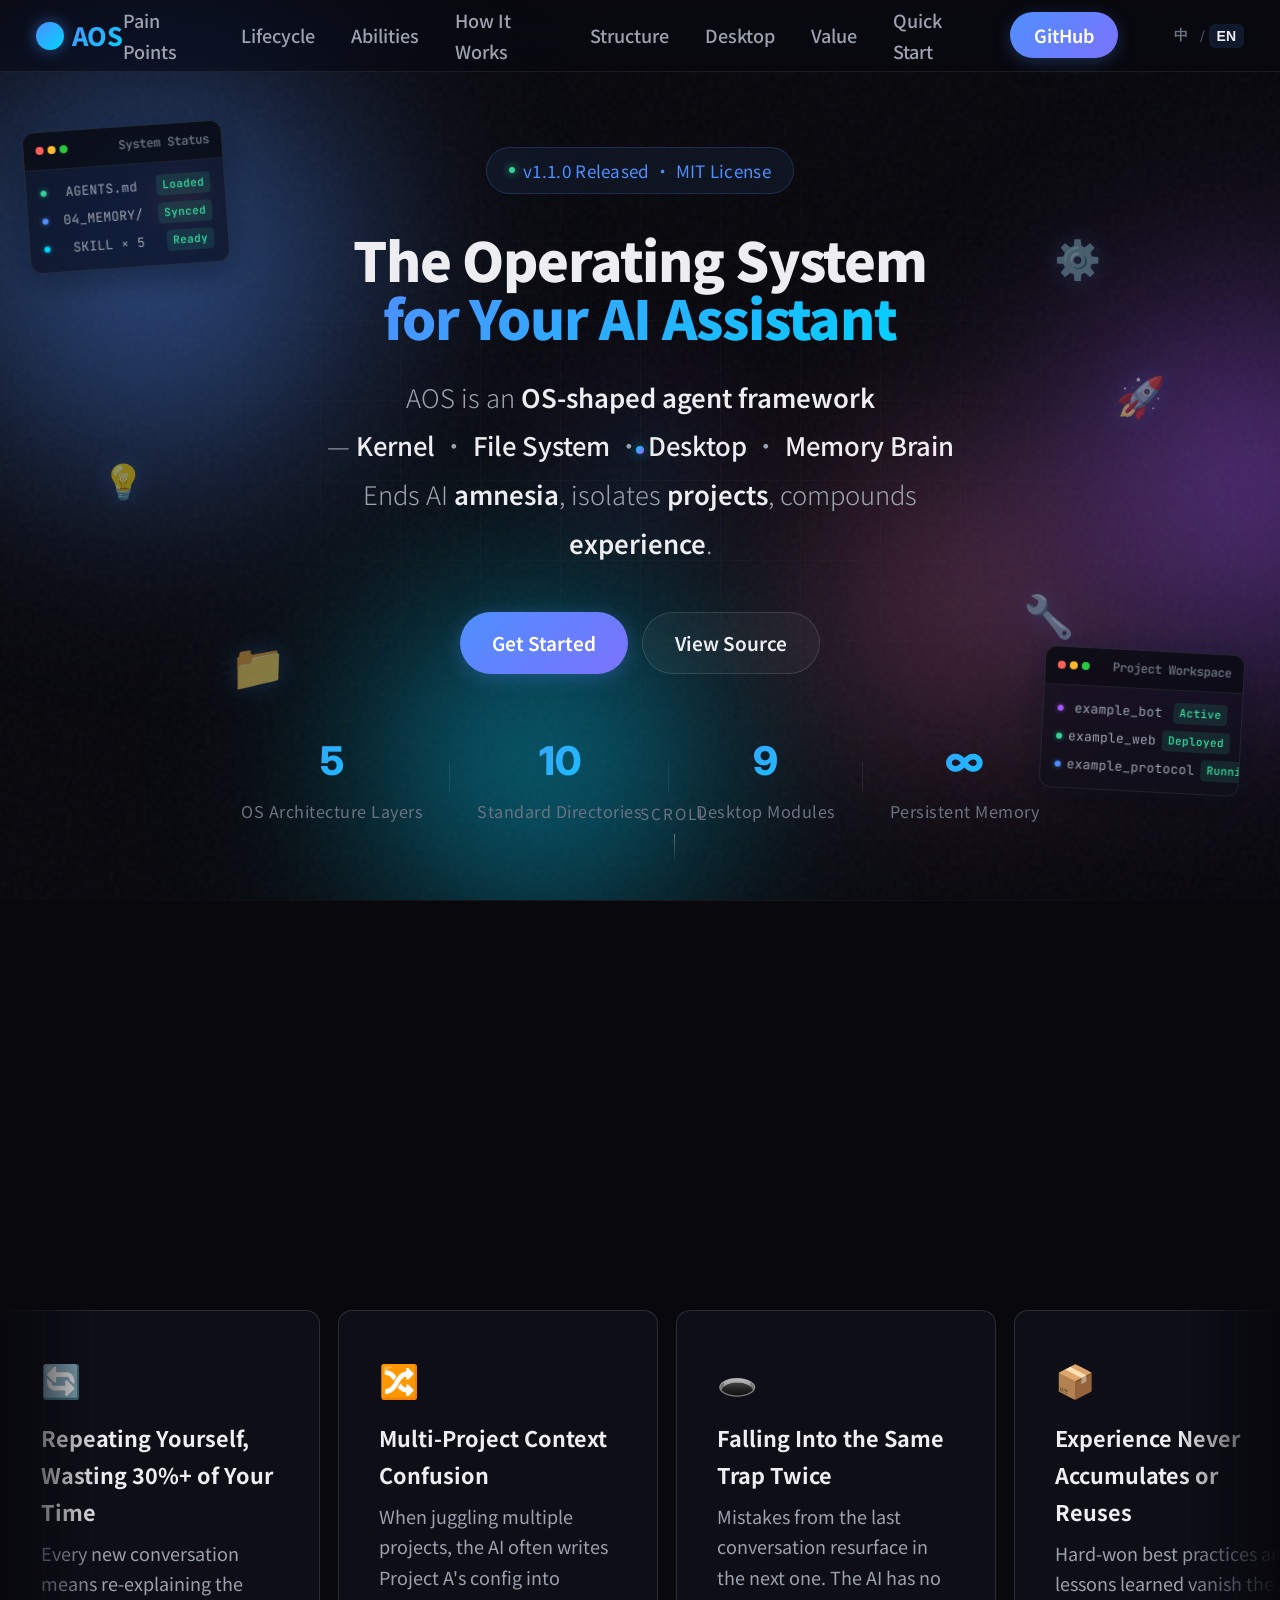
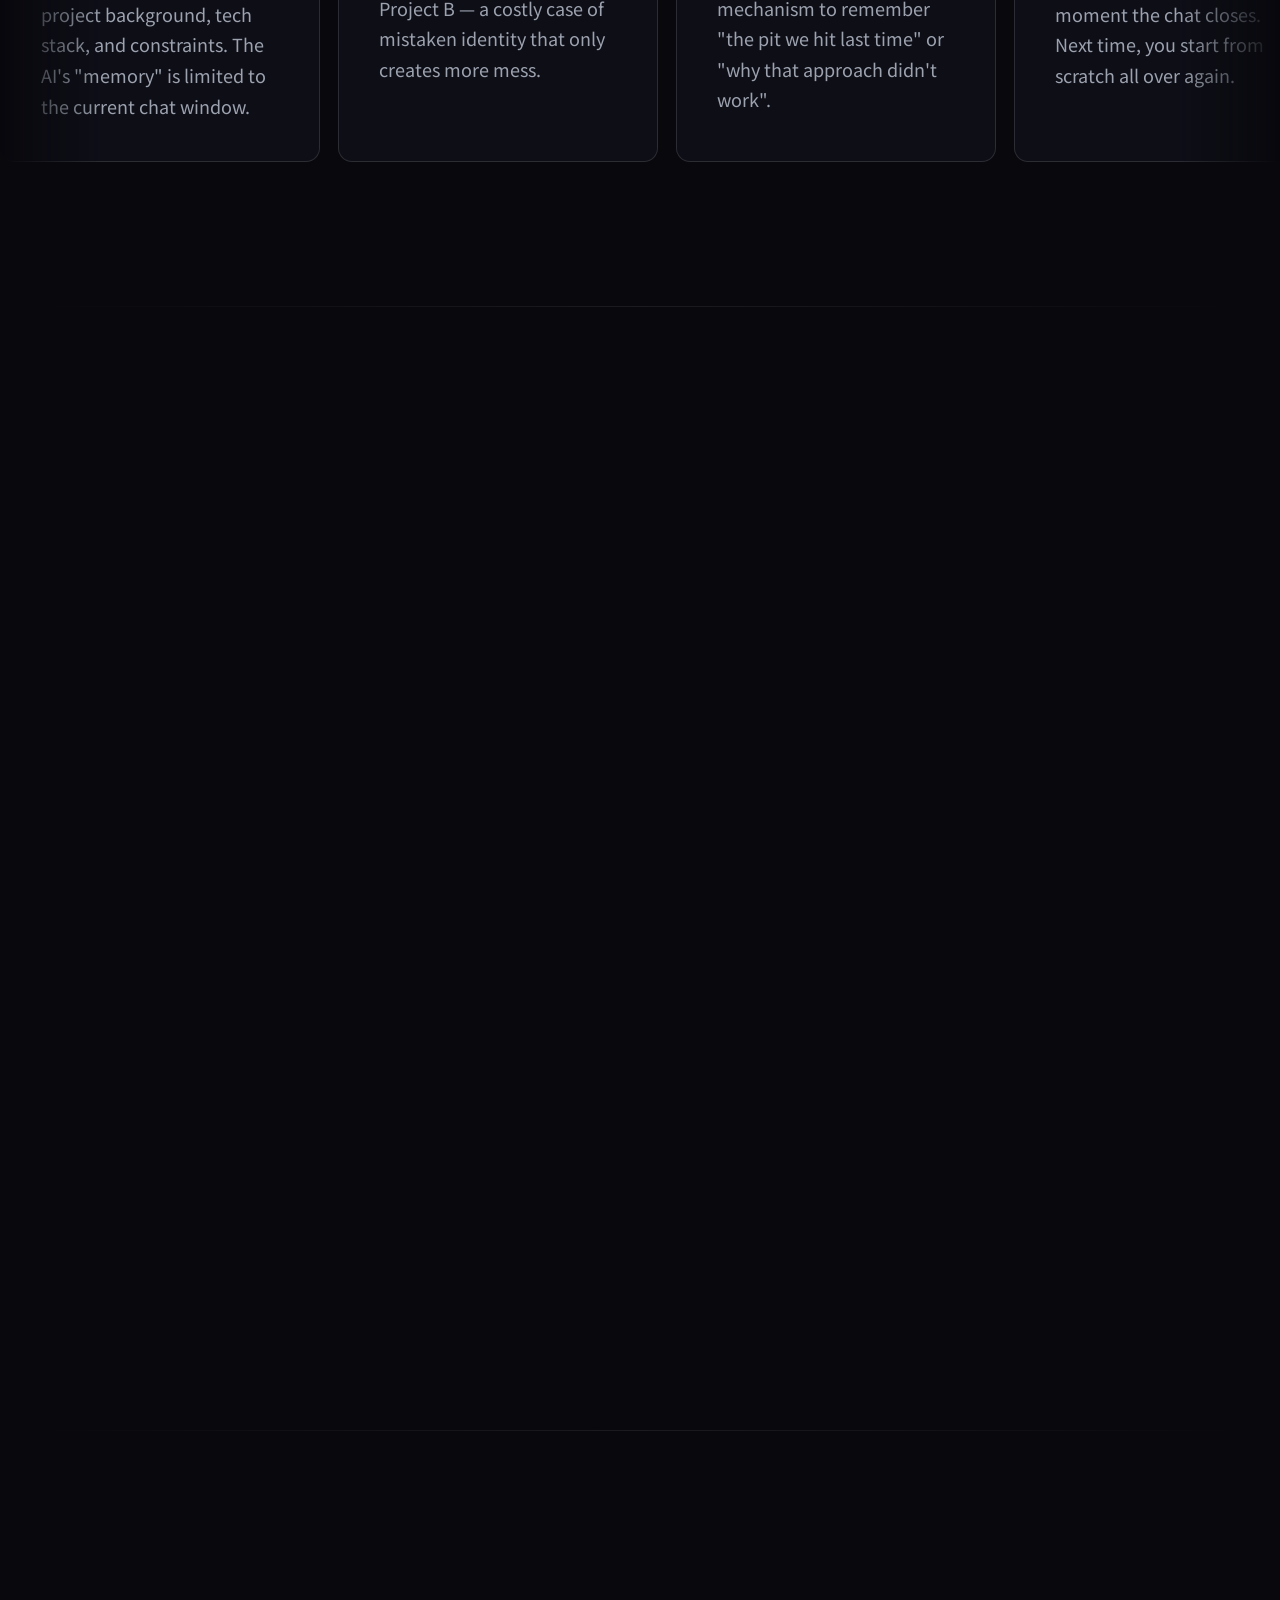
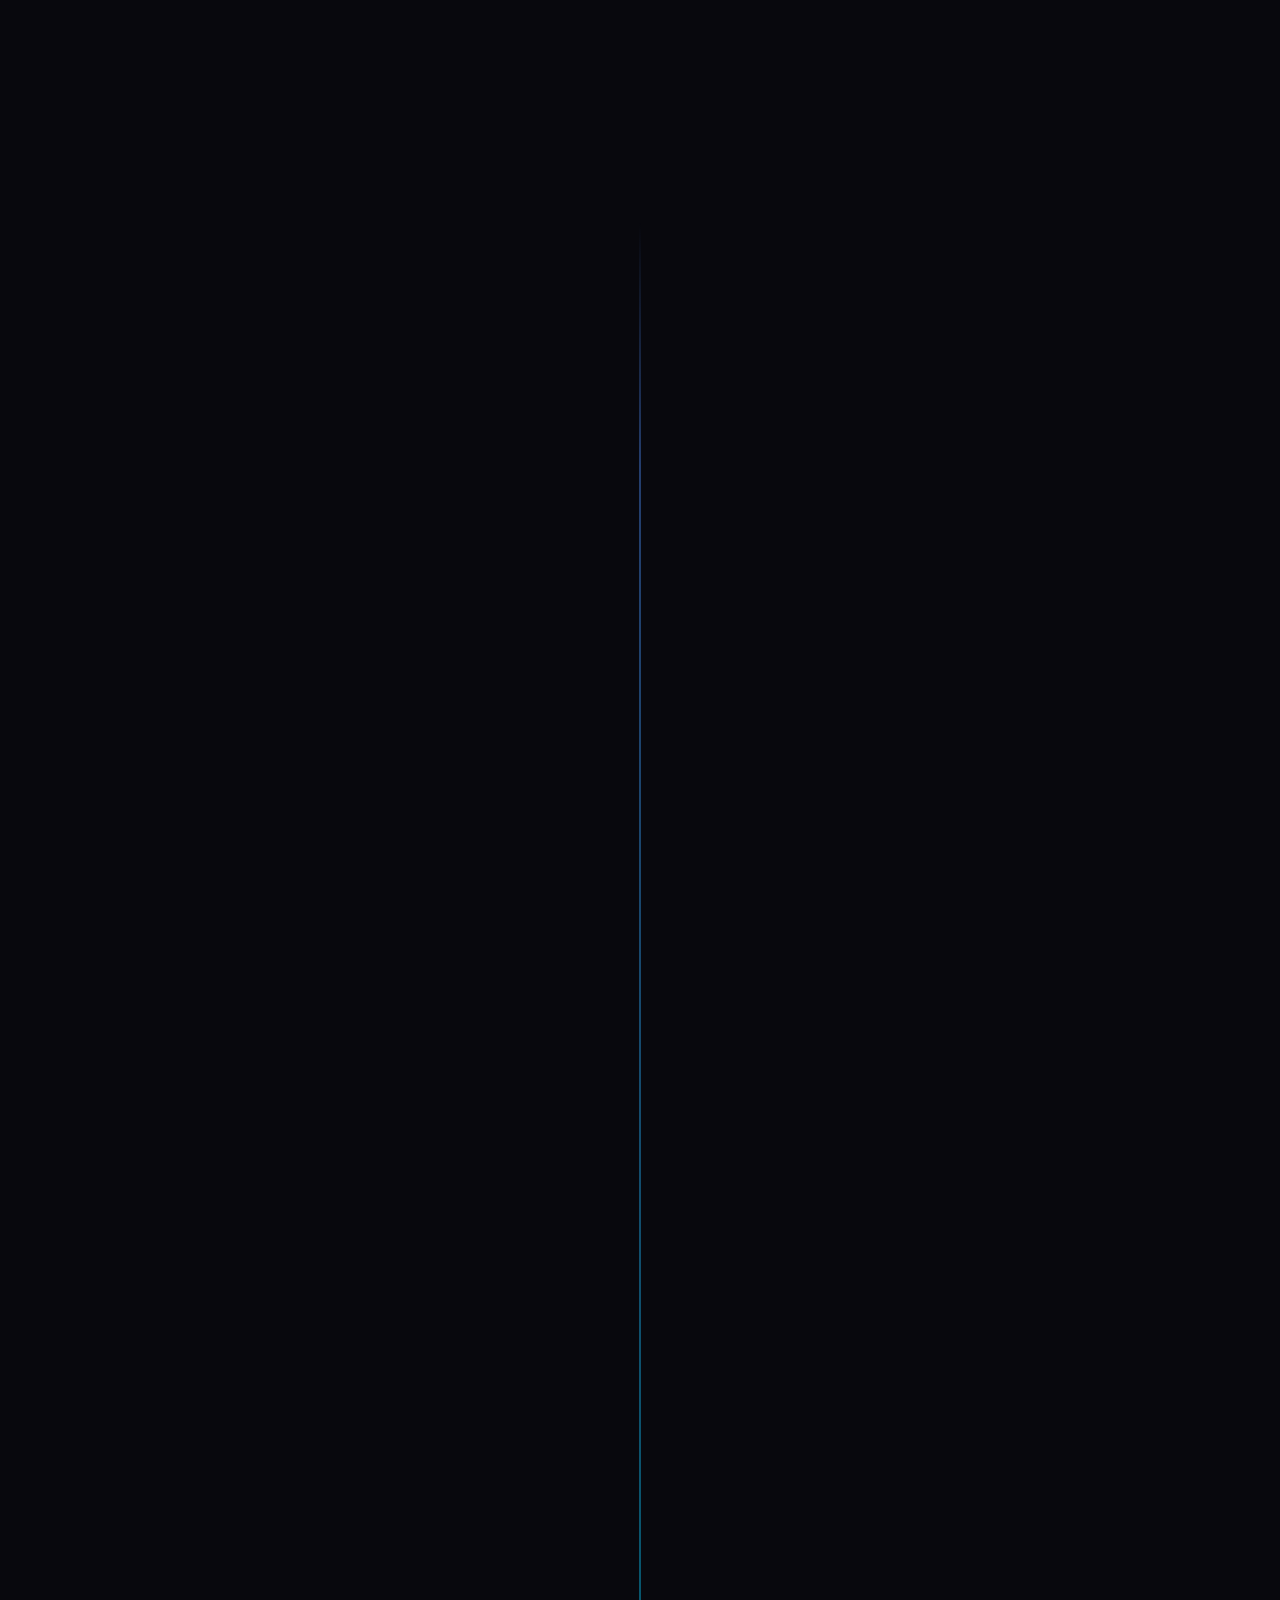
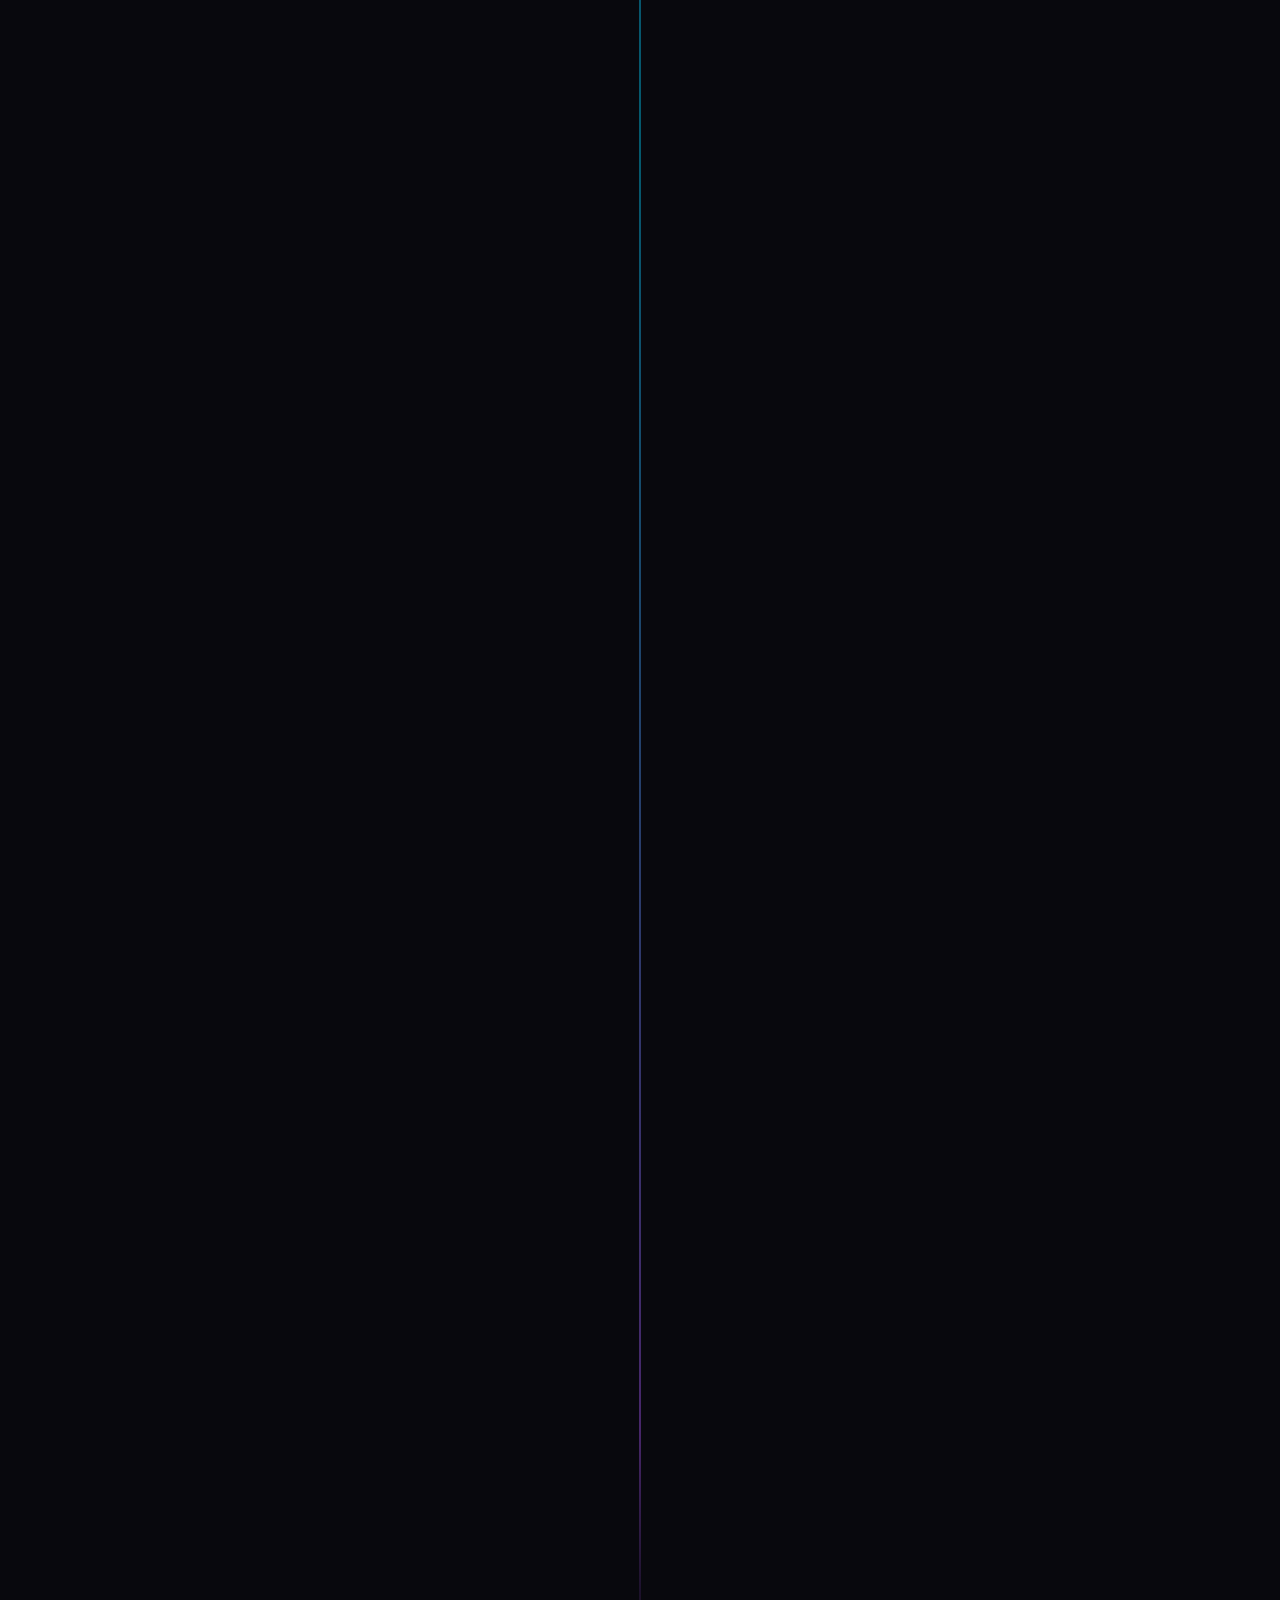
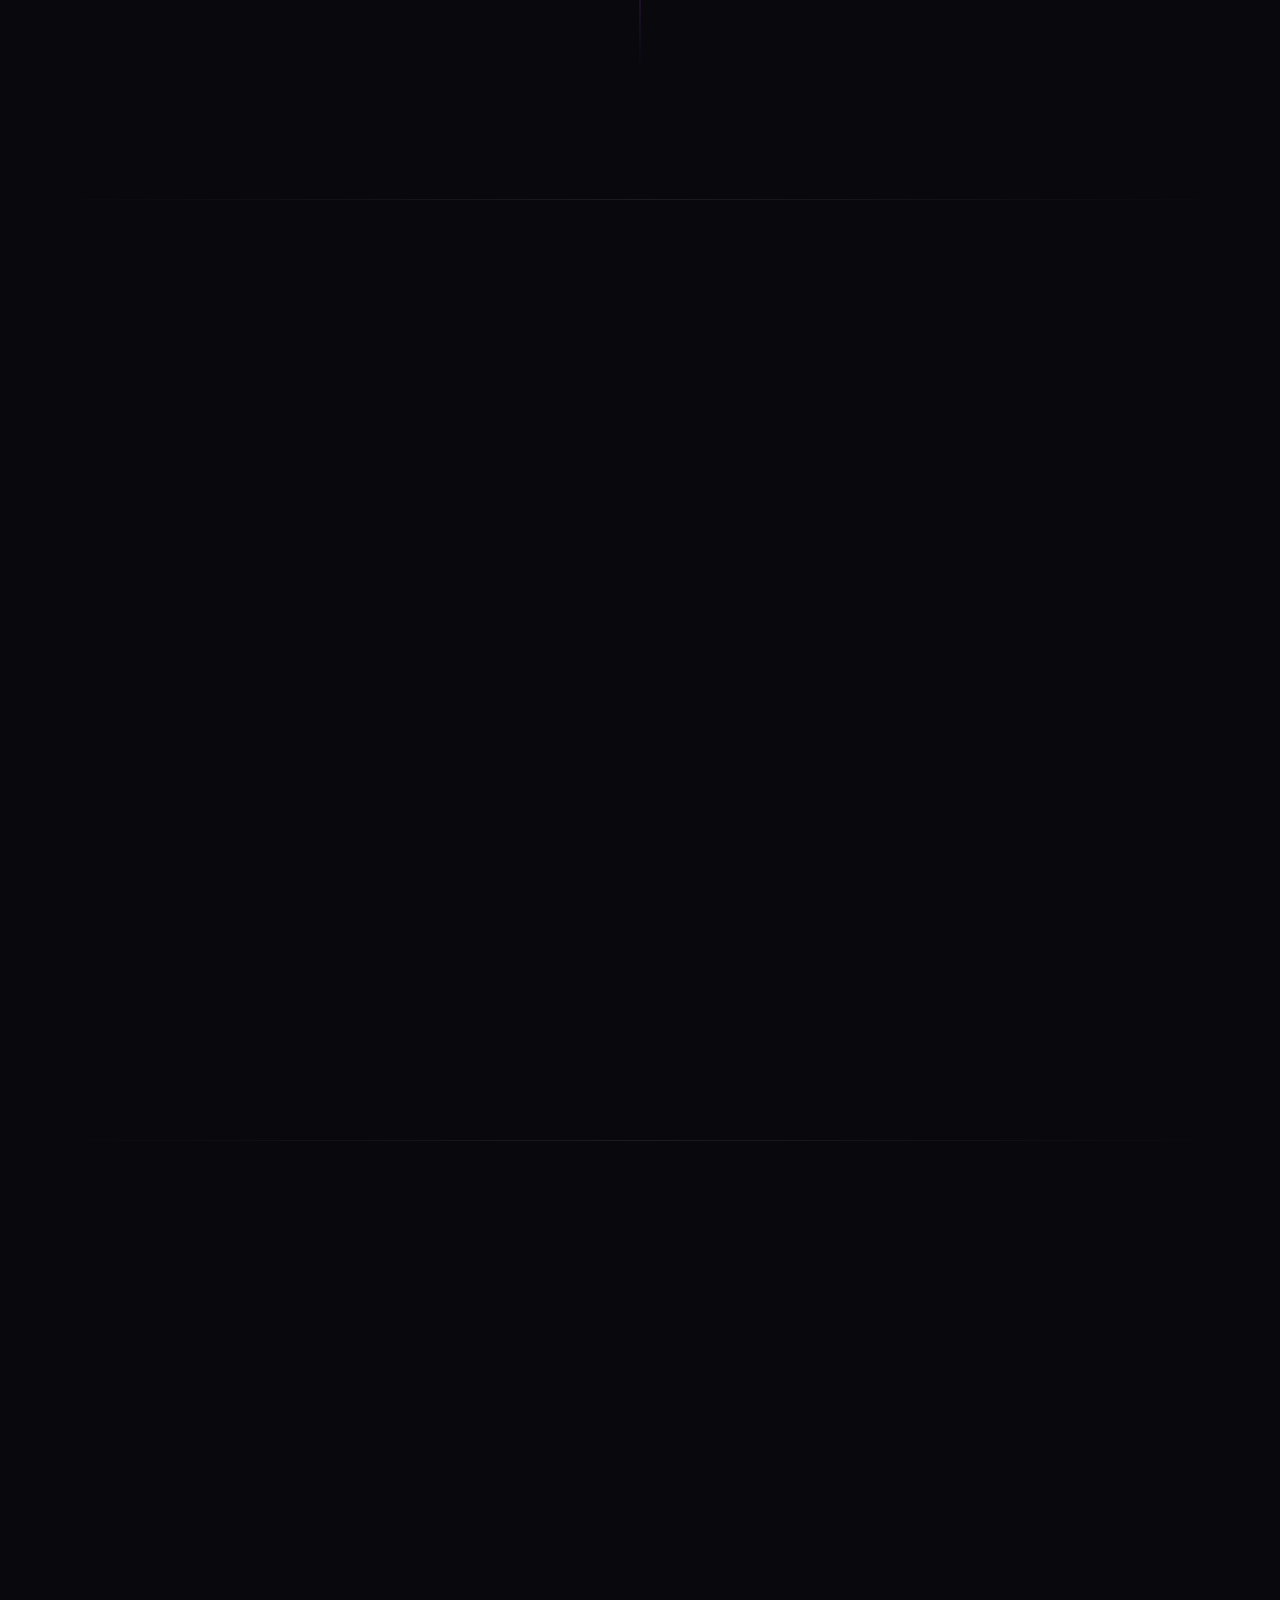
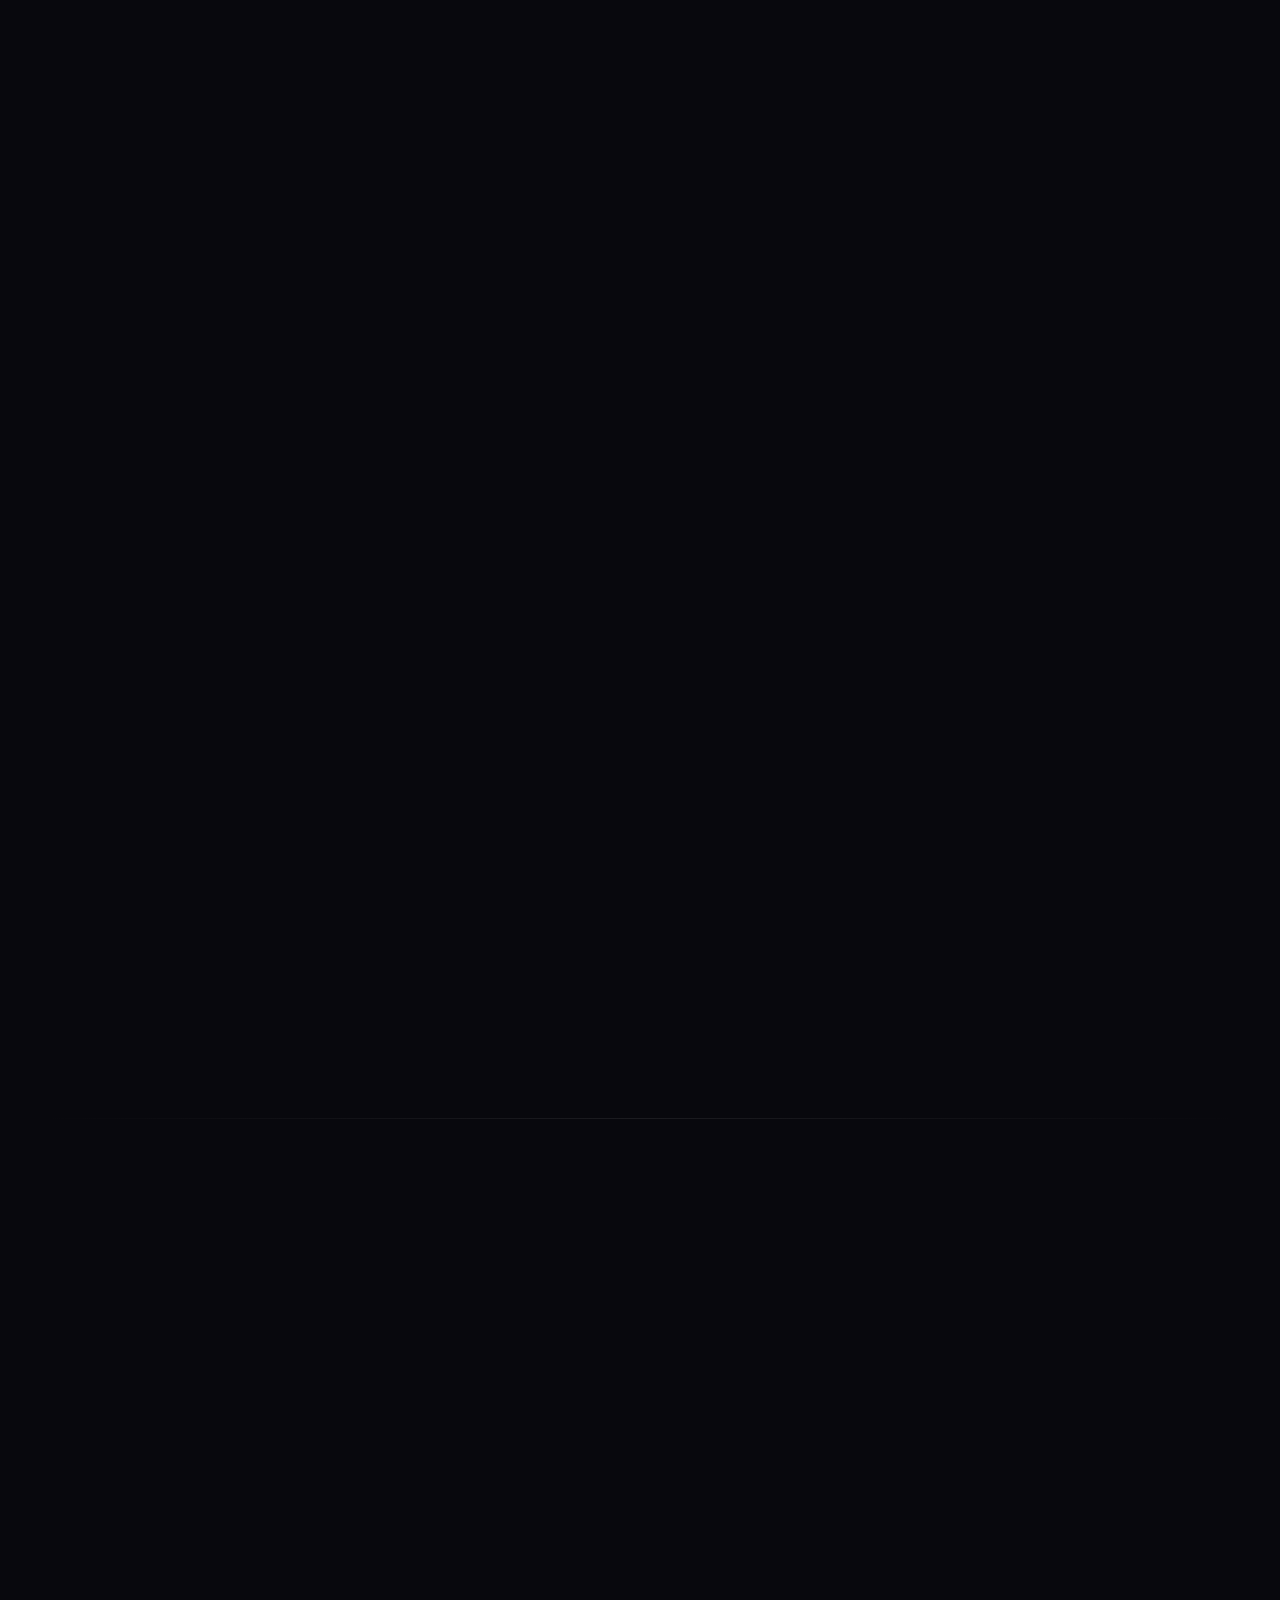
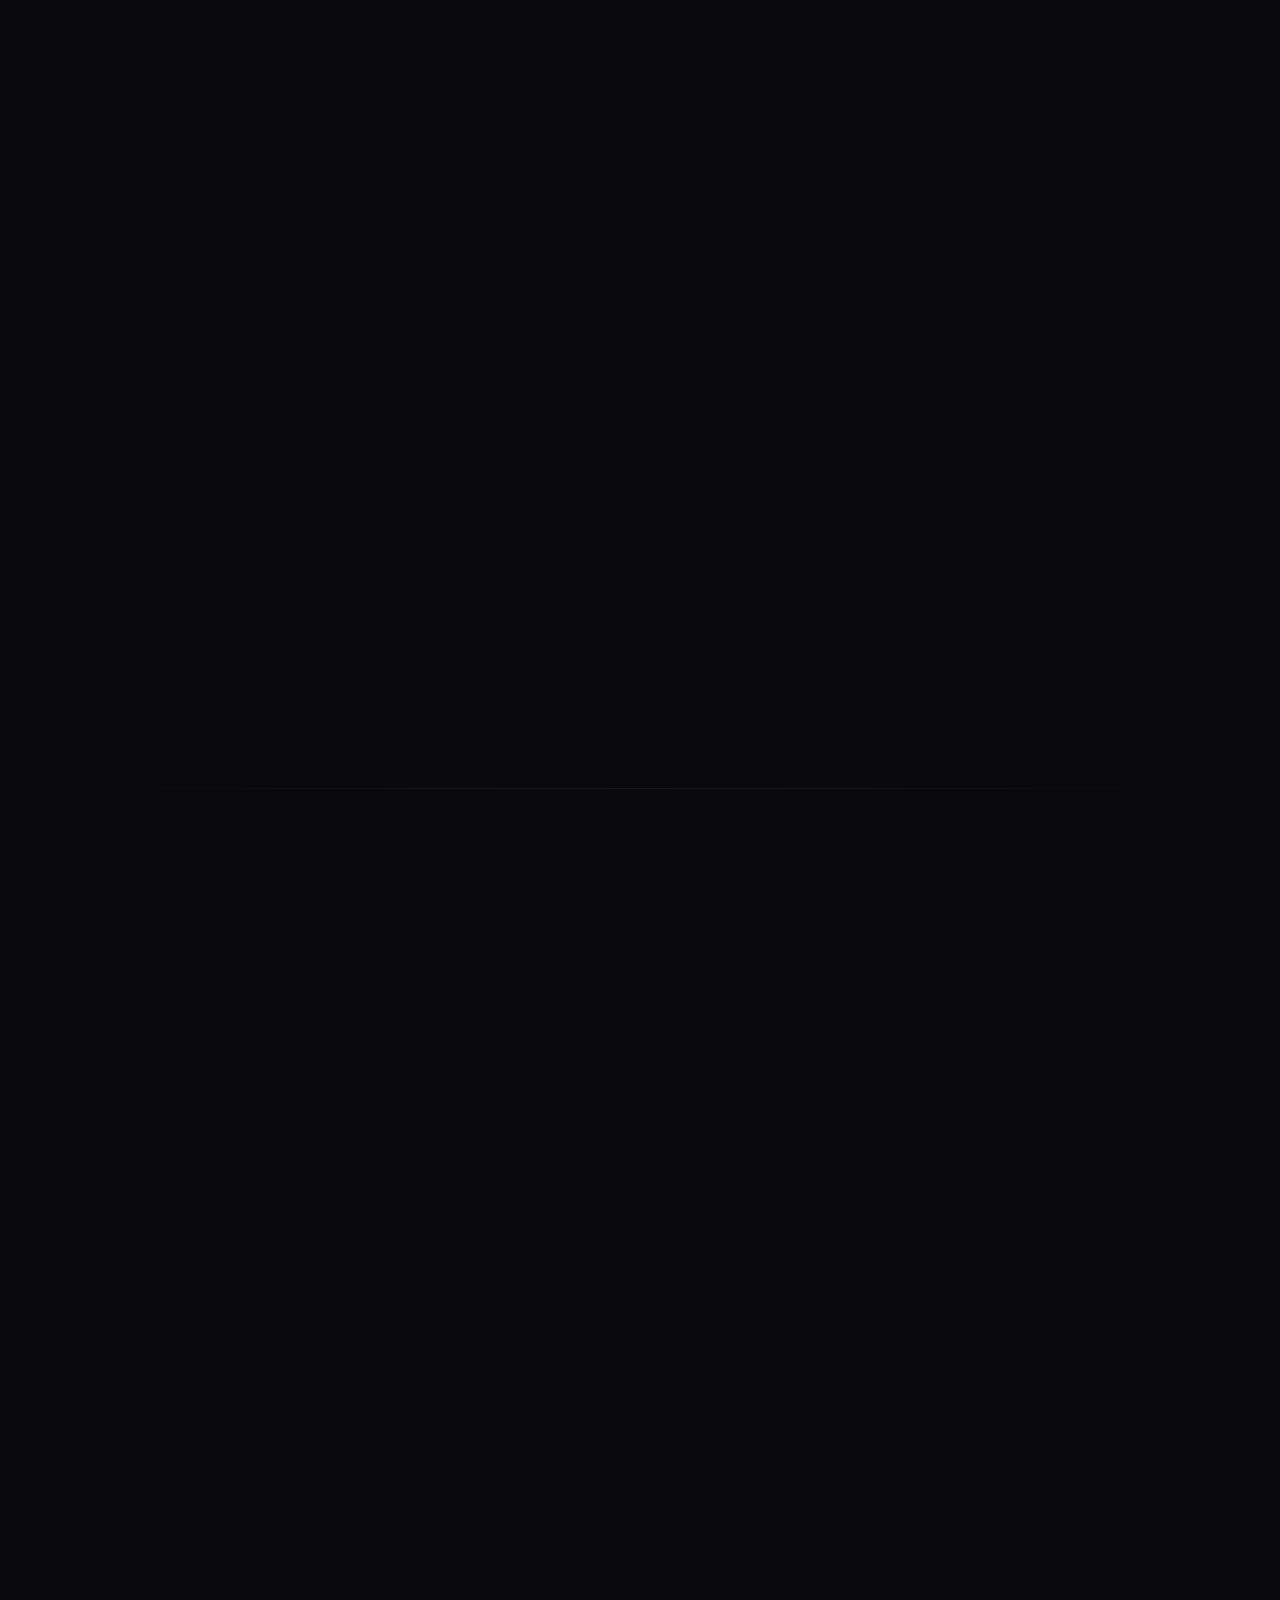
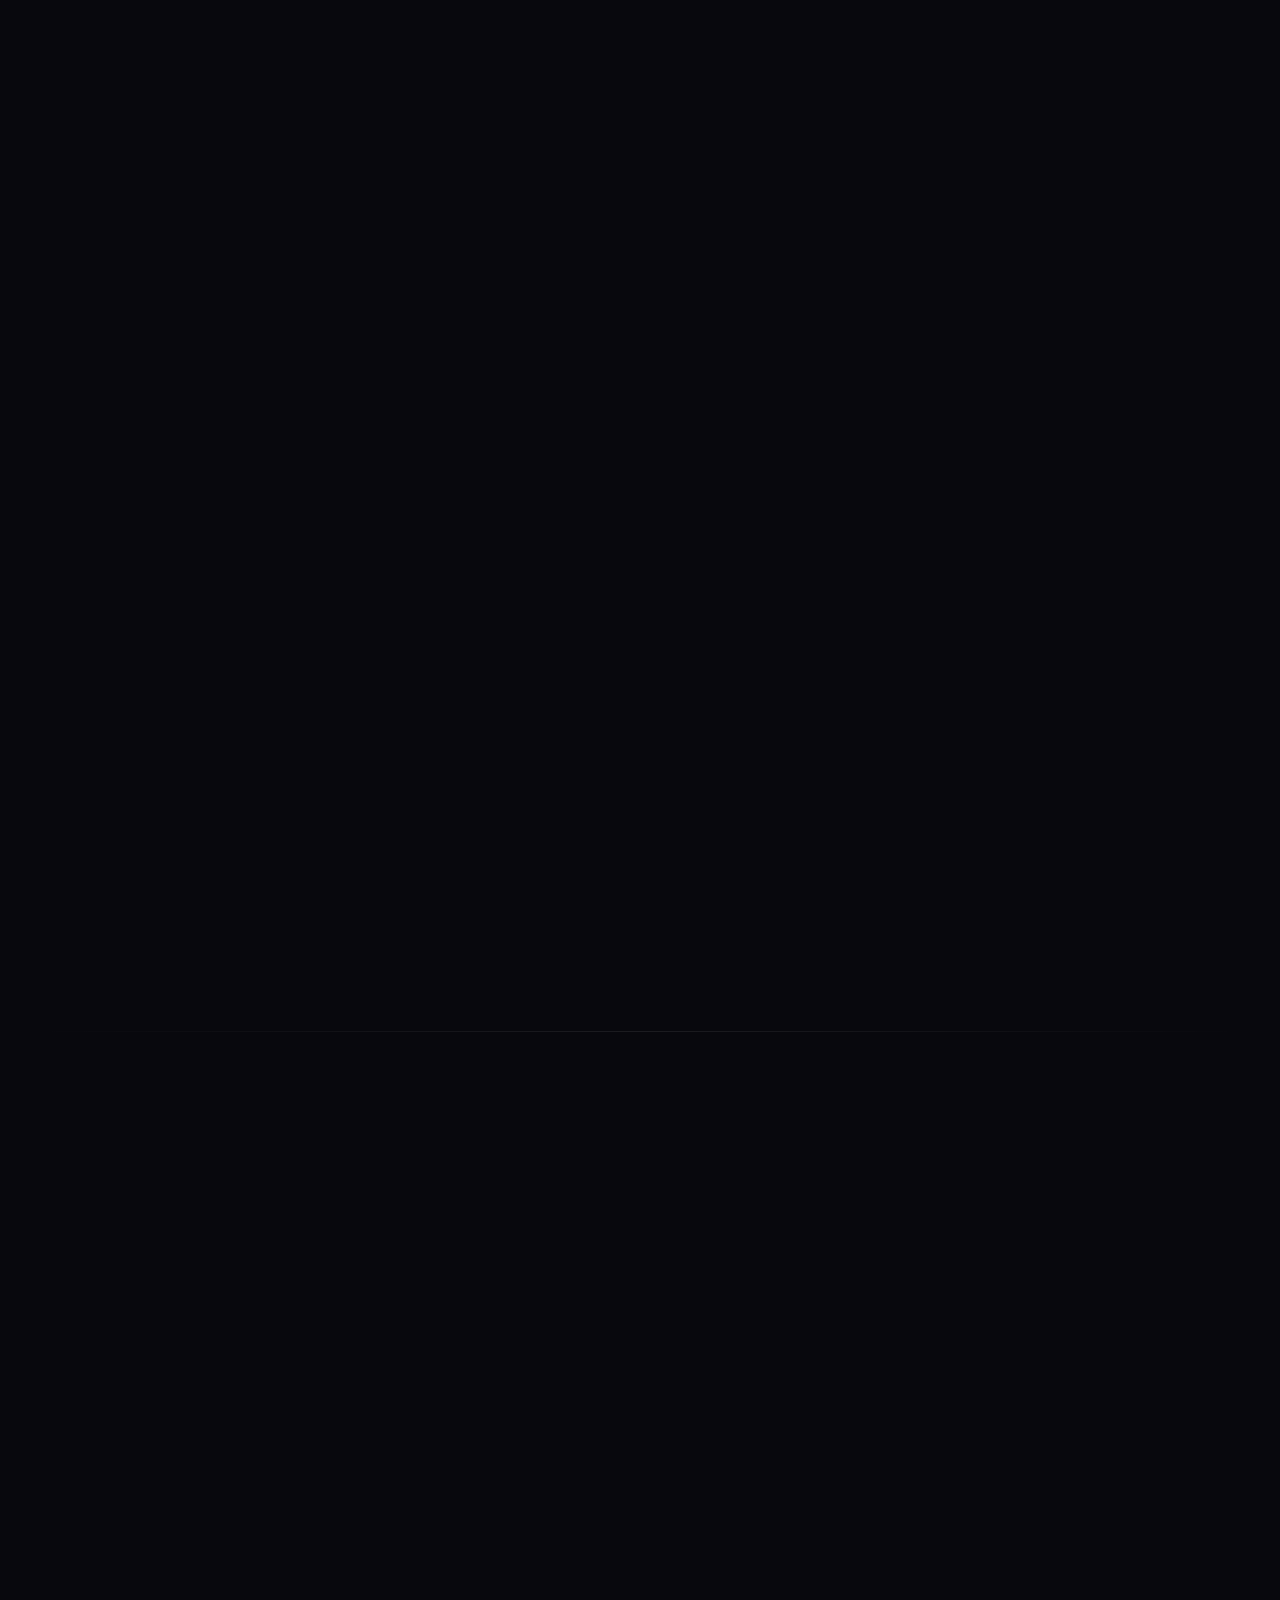
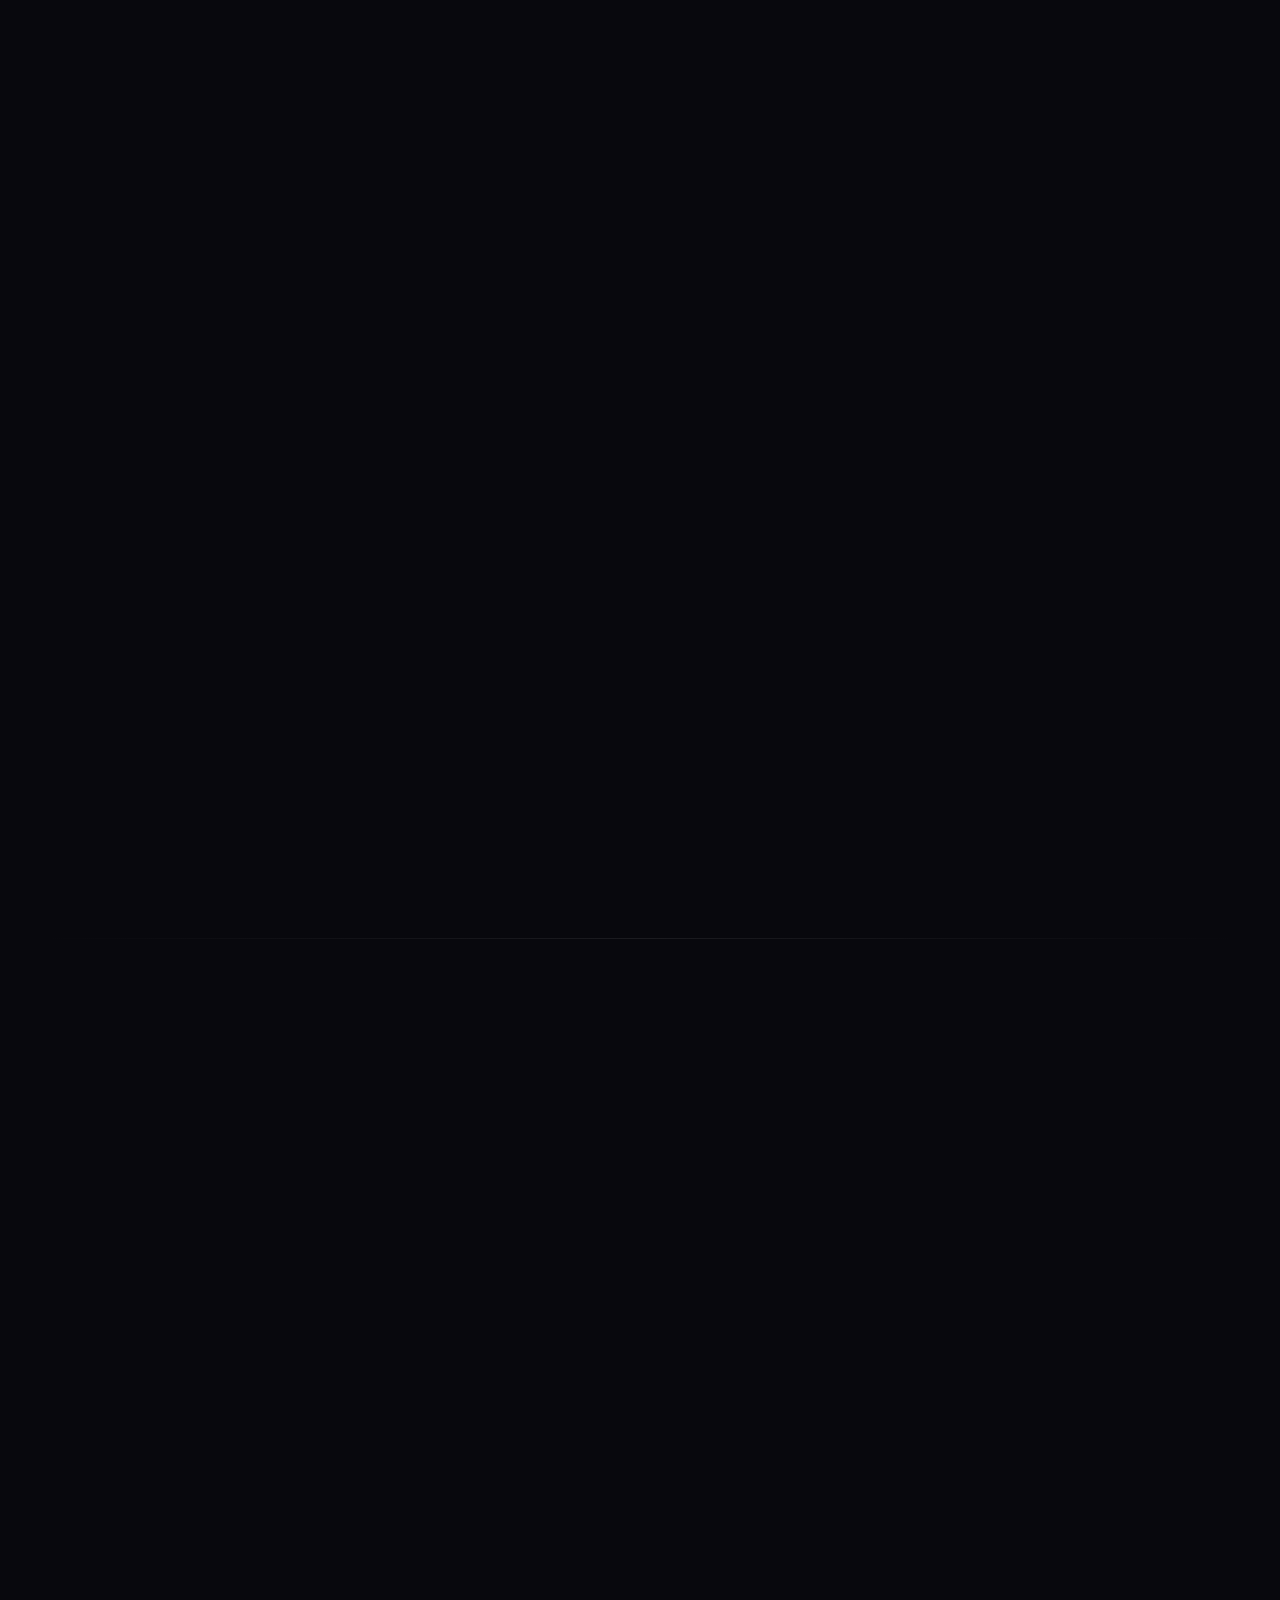
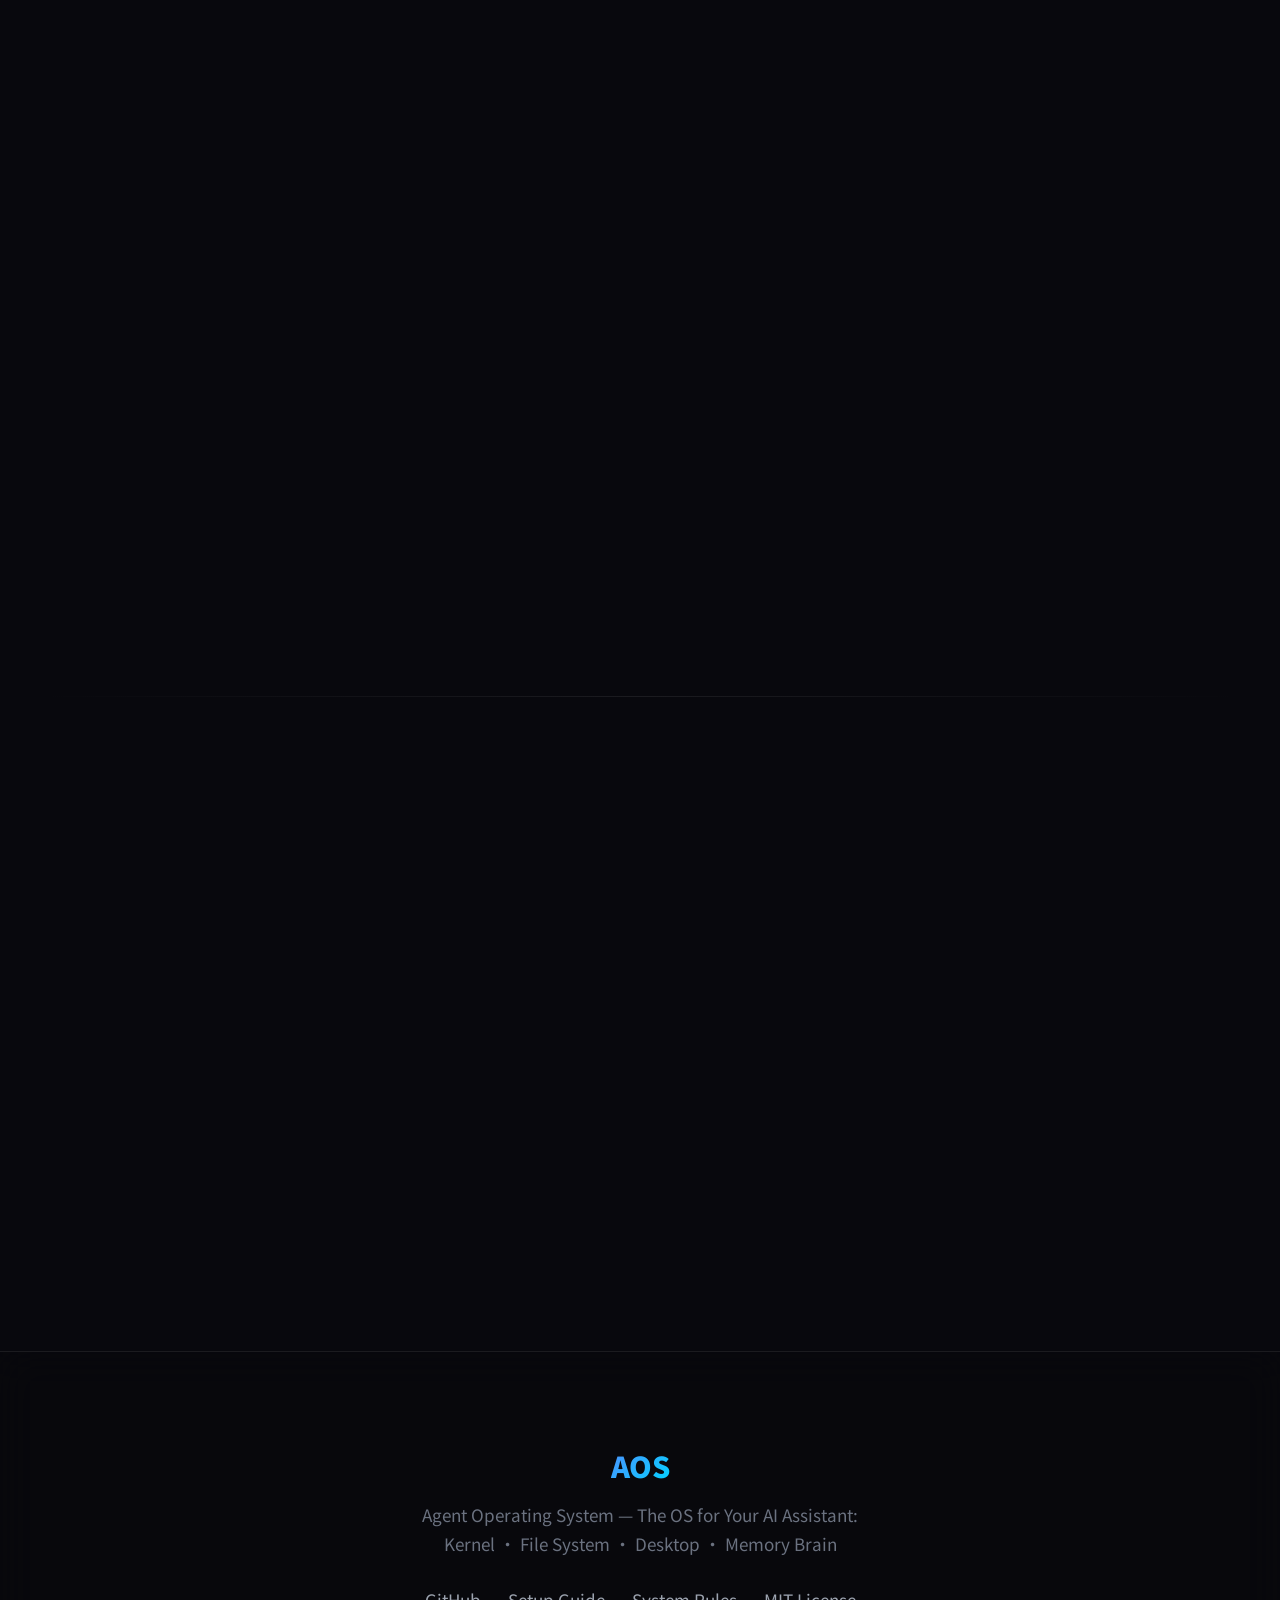
<file: v1/index.html>
<!DOCTYPE html>
<html lang="zh-CN">
<head>
<meta charset="UTF-8">
<meta name="viewport" content="width=device-width, initial-scale=1.0">
<title>AOS — Agent Operating System</title>
<meta name="description" content="AOS 是一套操作系统形态的 Agent 运行框架：内核规则 + 文件系统 + 桌面环境 + 应用 + 持久记忆。让 AI 助手拥有跨会话记忆、项目隔离和技能复用能力，v1.1.0 新增 AOS Viewer 可视化桌面。零代码依赖，适用于 TRAE、Claude Code、Codex 等任何 AI 编程助手。">
<meta name="keywords" content="AOS, Agent Operating System, AI 操作系统, AI 助手, 跨会话记忆, 项目隔离, 技能复用, AOS Viewer, 可视化桌面, TRAE, Claude Code, Codex">
<meta name="author" content="MagicalYuYu">
<meta name="robots" content="index, follow">
<link rel="canonical" href="https://magicalyuyu.github.io/agent-operating-system/">
<!-- Open Graph -->
<meta property="og:title" content="AOS — Agent Operating System">
<meta property="og:description" content="AI 助手的操作系统：内核 · 文件系统 · 桌面 · 记忆大脑 — v1.1.0 新增 AOS Viewer 可视化桌面">
<meta property="og:type" content="website">
<meta property="og:url" content="https://magicalyuyu.github.io/agent-operating-system/">
<meta property="og:image" content="https://magicalyuyu.github.io/agent-operating-system/og-image.png">
<meta property="og:image:width" content="1200">
<meta property="og:image:height" content="630">
<meta property="og:site_name" content="AOS — Agent Operating System">
<meta property="og:locale" content="zh_CN">
<meta property="og:locale:alternate" content="en_US">
<!-- Twitter Card -->
<meta name="twitter:card" content="summary_large_image">
<meta name="twitter:title" content="AOS — Agent Operating System">
<meta name="twitter:description" content="AI 助手的操作系统：内核 · 文件系统 · 桌面 · 记忆大脑 — v1.1.0 新增 AOS Viewer 可视化桌面">
<meta name="twitter:image" content="https://magicalyuyu.github.io/agent-operating-system/og-image.png">
<meta name="twitter:creator" content="@MagicalYuYu">
<!-- 结构化数据 JSON-LD -->
<script type="application/ld+json">
{
  "@context": "https://schema.org",
  "@type": "SoftwareApplication",
  "name": "AOS — Agent Operating System",
  "description": "操作系统形态的 Agent 运行框架：内核规则 + 文件系统 + 桌面环境 + 应用 + 持久记忆。让 AI 助手拥有跨会话记忆、项目隔离和技能复用能力，v1.1.0 新增 AOS Viewer 可视化桌面",
  "url": "https://magicalyuyu.github.io/agent-operating-system/",
  "applicationCategory": "DeveloperApplication",
  "operatingSystem": "Cross-platform",
  "offers": {
    "@type": "Offer",
    "price": "0",
    "priceCurrency": "USD"
  },
  "license": "https://github.com/MagicalYuYu/agent-operating-system/blob/main/LICENSE",
  "author": {
    "@type": "Person",
    "name": "MagicalYuYu",
    "url": "https://github.com/MagicalYuYu"
  }
}
</script>
<link rel="icon" href="data:image/svg+xml,<svg xmlns='http://www.w3.org/2000/svg' viewBox='0 0 100 100'><text y='.9em' font-size='90'>🧠</text></svg>">
<!-- 性能优化：预加载关键资源 -->
<link rel="preconnect" href="https://fonts.googleapis.com">
<link rel="preconnect" href="https://fonts.gstatic.com" crossorigin>
<link rel="preload" as="style" href="https://fonts.googleapis.com/css2?family=Inter:wght@300;400;500;600;700;800;900&family=Noto+Sans+SC:wght@300;400;500;700;900&family=JetBrains+Mono:wght@400;500;600;700&display=swap">
<link rel="stylesheet" href="https://fonts.googleapis.com/css2?family=Inter:wght@300;400;500;600;700;800;900&family=Noto+Sans+SC:wght@300;400;500;700;900&family=JetBrains+Mono:wght@400;500;600;700&display=swap" media="print" onload="this.media='all'">
<!-- PWA 支持 -->
<link rel="manifest" href="manifest.json">
<meta name="theme-color" content="#08080d">
<meta name="apple-mobile-web-app-capable" content="yes">
<meta name="apple-mobile-web-app-status-bar-style" content="black-translucent">
<style>
  /* 字体已通过 <link> 预加载，无需 @import */

  :root {
    --bg-primary: #08080d;
    --bg-secondary: #0f0f18;
    --bg-card: rgba(21, 21, 34, 0.55);
    --bg-card-solid: #151522;
    --bg-card-hover: rgba(28, 28, 48, 0.65);
    --accent-blue: #4f8fff;
    --accent-cyan: #00d4ff;
    --accent-purple: #a855f7;
    --accent-pink: #f472b6;
    --accent-green: #34d399;
    --accent-orange: #fb923c;
    --accent-red: #f87171;
    --accent-yellow: #fbbf24;
    --text-primary: #eeeef2;
    --text-secondary: #9ca3af;
    --text-muted: #6b7280;
    --border-color: rgba(255, 255, 255, 0.08);
    --border-hover: rgba(79, 143, 255, 0.35);
    --glass-border: rgba(255, 255, 255, 0.12);
    --glow-blue: 0 0 60px rgba(79, 143, 255, 0.18);
    --glow-purple: 0 0 60px rgba(168, 85, 247, 0.18);
    --glow-cyan: 0 0 60px rgba(0, 212, 255, 0.18);
    --glow-green: 0 0 60px rgba(52, 211, 153, 0.18);
    --radius-sm: 10px;
    --radius-md: 14px;
    --radius-lg: 20px;
    --radius-xl: 24px;
    --ease-out: cubic-bezier(0.16, 1, 0.3, 1);
    --ease-spring: cubic-bezier(0.34, 1.56, 0.64, 1);
  }

  * { margin: 0; padding: 0; box-sizing: border-box; }

  html { scroll-behavior: smooth; font-size: 18px; }

  body {
    font-family: 'Noto Sans SC', 'Inter', -apple-system, sans-serif;
    background: var(--bg-primary);
    color: var(--text-primary);
    line-height: 1.7;
    overflow-x: hidden;
    cursor: none;
  }

  @media (hover: none) { body { cursor: auto; } }

  /* ===== CURSOR GLOW ===== */
  .cursor-glow {
    position: fixed;
    width: 320px;
    height: 320px;
    border-radius: 50%;
    background: radial-gradient(circle, rgba(79, 143, 255, 0.08) 0%, rgba(168, 85, 247, 0.04) 35%, transparent 65%);
    pointer-events: none;
    z-index: 1;
    transform: translate(-50%, -50%);
    transition: opacity 0.4s;
    mix-blend-mode: screen;
    filter: blur(20px);
    will-change: transform;
  }

  .cursor-dot {
    position: fixed;
    width: 8px;
    height: 8px;
    border-radius: 50%;
    background: linear-gradient(135deg, var(--accent-cyan), var(--accent-purple));
    pointer-events: none;
    z-index: 9999;
    transform: translate(-50%, -50%);
    transition: transform 0.15s var(--ease-out), opacity 0.3s;
    box-shadow: 0 0 12px rgba(0, 212, 255, 0.6);
  }

  @media (hover: none) { .cursor-glow, .cursor-dot { display: none; } }

  /* ===== NAV ===== */
  nav {
    position: fixed;
    top: 0;
    left: 0;
    right: 0;
    z-index: 100;
    padding: 0 2rem;
    height: 72px;
    display: flex;
    align-items: center;
    justify-content: space-between;
    background: rgba(8, 8, 13, 0.55);
    backdrop-filter: blur(24px) saturate(180%);
    -webkit-backdrop-filter: blur(24px) saturate(180%);
    border-bottom: 1px solid var(--border-color);
    transition: all 0.4s var(--ease-out);
  }

  nav.scrolled {
    background: rgba(8, 8, 13, 0.75);
    border-bottom-color: var(--glass-border);
    box-shadow: 0 8px 32px rgba(0, 0, 0, 0.3);
  }

  .nav-logo {
    font-size: 1.4rem;
    font-weight: 800;
    letter-spacing: -0.02em;
    text-decoration: none;
    display: flex;
    align-items: center;
    gap: 8px;
  }

  .nav-logo .logo-orb {
    width: 28px;
    height: 28px;
    border-radius: 50%;
    background: linear-gradient(135deg, var(--accent-blue), var(--accent-cyan), var(--accent-purple));
    background-size: 200% 200%;
    animation: gradient-flow 4s ease infinite;
    box-shadow: 0 0 16px rgba(79, 143, 255, 0.5);
  }

  .nav-logo .g {
    background: linear-gradient(135deg, var(--accent-blue), var(--accent-cyan), var(--accent-purple));
    background-size: 200% 200%;
    -webkit-background-clip: text;
    -webkit-text-fill-color: transparent;
    background-clip: text;
    animation: gradient-flow 4s ease infinite;
  }

  @keyframes gradient-flow {
    0%, 100% { background-position: 0% 50%; }
    50% { background-position: 100% 50%; }
  }

  .nav-links {
    display: flex;
    gap: 2rem;
    align-items: center;
    list-style: none;
  }

  .nav-links a {
    color: var(--text-secondary);
    text-decoration: none;
    font-size: 1rem;
    font-weight: 500;
    transition: color 0.2s;
    position: relative;
  }

  .nav-links a:not(.nav-cta)::after {
    content: '';
    position: absolute;
    bottom: -4px;
    left: 0;
    width: 0;
    height: 1px;
    background: linear-gradient(90deg, var(--accent-blue), var(--accent-cyan));
    transition: width 0.3s var(--ease-out);
  }

  .nav-links a:not(.nav-cta):hover { color: var(--text-primary); }
  .nav-links a:not(.nav-cta):hover::after { width: 100%; }

  .nav-cta {
    padding: 10px 24px !important;
    background: linear-gradient(135deg, var(--accent-blue), var(--accent-purple));
    background-size: 200% 200%;
    border-radius: 100px !important;
    color: white !important;
    font-weight: 600 !important;
    transition: transform 0.3s var(--ease-spring), box-shadow 0.3s, background-position 0.6s !important;
    box-shadow: 0 4px 16px rgba(79, 143, 255, 0.25);
  }

  .nav-cta:hover {
    transform: translateY(-2px) scale(1.04);
    box-shadow: 0 8px 28px rgba(79, 143, 255, 0.45);
    background-position: 100% 50%;
  }

  /* ===== HERO ===== */
  .hero {
    position: relative;
    min-height: 100vh;
    display: flex;
    align-items: center;
    justify-content: center;
    text-align: center;
    overflow: hidden;
    padding-top: 72px;
  }

  /* Aurora 流动背景 */
  .aurora {
    position: absolute;
    inset: -20%;
    z-index: 0;
    overflow: hidden;
  }

  .aurora-blob {
    position: absolute;
    border-radius: 50%;
    filter: blur(80px);
    opacity: 0.55;
    mix-blend-mode: screen;
    will-change: transform;
  }

  .aurora-blob.b1 {
    width: 50vw;
    height: 50vw;
    background: radial-gradient(circle, var(--accent-blue), transparent 70%);
    top: 10%;
    left: 5%;
    animation: aurora-1 18s ease-in-out infinite;
  }

  .aurora-blob.b2 {
    width: 45vw;
    height: 45vw;
    background: radial-gradient(circle, var(--accent-purple), transparent 70%);
    top: 30%;
    right: 0%;
    animation: aurora-2 22s ease-in-out infinite;
  }

  .aurora-blob.b3 {
    width: 40vw;
    height: 40vw;
    background: radial-gradient(circle, var(--accent-cyan), transparent 70%);
    bottom: 5%;
    left: 30%;
    animation: aurora-3 20s ease-in-out infinite;
  }

  .aurora-blob.b4 {
    width: 35vw;
    height: 35vw;
    background: radial-gradient(circle, var(--accent-pink), transparent 70%);
    bottom: 20%;
    right: 20%;
    opacity: 0.35;
    animation: aurora-4 24s ease-in-out infinite;
  }

  @keyframes aurora-1 {
    0%, 100% { transform: translate(0, 0) scale(1); }
    33% { transform: translate(20vw, 10vh) scale(1.15); }
    66% { transform: translate(-10vw, 20vh) scale(0.9); }
  }
  @keyframes aurora-2 {
    0%, 100% { transform: translate(0, 0) scale(1); }
    33% { transform: translate(-15vw, 15vh) scale(0.85); }
    66% { transform: translate(10vw, -10vh) scale(1.2); }
  }
  @keyframes aurora-3 {
    0%, 100% { transform: translate(0, 0) scale(1); }
    50% { transform: translate(15vw, -20vh) scale(1.25); }
  }
  @keyframes aurora-4 {
    0%, 100% { transform: translate(0, 0) scale(1); }
    50% { transform: translate(-20vw, -10vh) scale(1.1); }
  }

  .hero-grid {
    position: absolute;
    inset: 0;
    background-image:
      linear-gradient(rgba(255, 255, 255, 0.025) 1px, transparent 1px),
      linear-gradient(90deg, rgba(255, 255, 255, 0.025) 1px, transparent 1px);
    background-size: 80px 80px;
    mask-image: radial-gradient(ellipse 60% 60% at 50% 50%, black 10%, transparent 70%);
    -webkit-mask-image: radial-gradient(ellipse 60% 60% at 50% 50%, black 10%, transparent 70%);
    z-index: 1;
  }

  .hero-noise {
    position: absolute;
    inset: 0;
    z-index: 2;
    opacity: 0.04;
    background-image: url("data:image/svg+xml,%3Csvg viewBox='0 0 200 200' xmlns='http://www.w3.org/2000/svg'%3E%3Cfilter id='n'%3E%3CfeTurbulence type='fractalNoise' baseFrequency='0.85' numOctaves='3' /%3E%3C/filter%3E%3Crect width='100%25' height='100%25' filter='url(%23n)' /%3E%3C/svg%3E");
    pointer-events: none;
  }

  /* 浮动 emoji */
  .floating-emoji {
    position: absolute;
    font-size: 2.3rem;
    opacity: 0.5;
    z-index: 3;
    pointer-events: none;
    filter: drop-shadow(0 0 12px rgba(79, 143, 255, 0.4));
    animation: float-emoji 8s ease-in-out infinite;
  }

  .floating-emoji.e1 { top: 18%; left: 12%; animation-delay: 0s; }
  .floating-emoji.e2 { top: 25%; right: 14%; animation-delay: 1.5s; font-size: 2.1rem; }
  .floating-emoji.e3 { bottom: 22%; left: 18%; animation-delay: 3s; font-size: 2.5rem; }
  .floating-emoji.e4 { bottom: 28%; right: 16%; animation-delay: 4.5s; }
  .floating-emoji.e5 { top: 50%; left: 8%; animation-delay: 2s; font-size: 1.9rem; }
  .floating-emoji.e6 { top: 40%; right: 9%; animation-delay: 5s; font-size: 2.2rem; }

  @keyframes float-emoji {
    0%, 100% { transform: translateY(0) rotate(0deg); }
    50% { transform: translateY(-20px) rotate(8deg); }
  }

  /* ===== HERO 多窗口悬浮卡（呼应桌面 mockup 风格） ===== */
  .hero-window {
    position: absolute;
    width: 200px;
    background: rgba(13, 15, 23, 0.7);
    backdrop-filter: blur(20px) saturate(180%);
    -webkit-backdrop-filter: blur(20px) saturate(180%);
    border: 1px solid rgba(255, 255, 255, 0.08);
    border-radius: 12px;
    box-shadow: 0 8px 32px rgba(0, 0, 0, 0.4), 0 0 24px rgba(79, 143, 255, 0.08);
    overflow: hidden;
    z-index: 4;
    opacity: 0;
    transform: translateY(20px) scale(0.96) rotate(var(--tilt, 0deg));
    animation: hero-window-in 1.2s var(--ease-out) 1s forwards, hero-window-float 8s ease-in-out 2.2s infinite;
  }

  @keyframes hero-window-in {
    to { opacity: 1; transform: translateY(0) scale(1) rotate(var(--tilt, 0deg)); }
  }

  @keyframes hero-window-float {
    0%, 100% { transform: translateY(0) scale(1) rotate(var(--tilt, 0deg)); }
    50% { transform: translateY(-12px) scale(1.01) rotate(calc(var(--tilt, 0deg) + 1deg)); }
  }

  .hero-window-titlebar {
    display: flex;
    align-items: center;
    gap: 6px;
    padding: 8px 12px;
    background: rgba(8, 9, 15, 0.6);
    border-bottom: 1px solid var(--border-color);
    font-size: 0.68rem;
    color: var(--text-muted);
    font-family: 'JetBrains Mono', monospace;
  }

  .hero-window-traffic {
    display: flex;
    gap: 4px;
  }

  .hero-window-traffic span {
    width: 8px;
    height: 8px;
    border-radius: 50%;
  }

  .hero-window-traffic .r { background: #ff5f57; }
  .hero-window-traffic .y { background: #febc2e; }
  .hero-window-traffic .g { background: #28c840; }

  .hero-window-title {
    margin-left: auto;
    font-weight: 600;
  }

  .hero-window-body {
    padding: 12px 14px;
    display: flex;
    flex-direction: column;
    gap: 6px;
  }

  .hero-window-row {
    display: flex;
    align-items: center;
    gap: 6px;
    font-size: 0.72rem;
    color: var(--text-secondary);
    font-family: 'JetBrains Mono', monospace;
  }

  .hero-window-row .dot {
    width: 6px;
    height: 6px;
    border-radius: 50%;
    flex-shrink: 0;
  }
  .hero-window-row .dot.green { background: var(--accent-green); box-shadow: 0 0 5px rgba(52, 211, 153, 0.6); }
  .hero-window-row .dot.blue { background: var(--accent-blue); box-shadow: 0 0 5px rgba(79, 143, 255, 0.6); }
  .hero-window-row .dot.cyan { background: var(--accent-cyan); box-shadow: 0 0 5px rgba(0, 212, 255, 0.6); }
  .hero-window-row .dot.purple { background: var(--accent-purple); box-shadow: 0 0 5px rgba(168, 85, 247, 0.6); }

  .hero-window-row span:nth-child(2) { flex: 1; }

  .hero-window-tag {
    font-size: 0.62rem;
    padding: 1px 6px;
    border-radius: 4px;
    background: rgba(52, 211, 153, 0.12);
    color: var(--accent-green);
    font-weight: 600;
  }

  /* 左侧窗口：系统状态（左倾 -4deg） */
  .hero-window.w-left {
    --tilt: -4deg;
    top: 14%;
    left: 2%;
    animation-delay: 1s, 2.2s;
  }

  /* 右侧窗口：项目面板（右倾 +3deg） */
  .hero-window.w-right {
    --tilt: 3deg;
    bottom: 12%;
    right: 3%;
    animation-delay: 1.3s, 2.8s;
  }

  @media (max-width: 1100px) {
    .hero-window { display: none; }
  }

  .hero-content {
    position: relative;
    z-index: 5;
    max-width: 960px;
    padding: 2rem;
  }

  .hero-badge {
    display: inline-flex;
    align-items: center;
    gap: 8px;
    padding: 8px 22px;
    background: rgba(79, 143, 255, 0.08);
    border: 1px solid rgba(79, 143, 255, 0.2);
    border-radius: 100px;
    font-size: 0.95rem;
    color: var(--accent-blue);
    margin-bottom: 2rem;
    letter-spacing: 0.3px;
    backdrop-filter: blur(10px);
    -webkit-backdrop-filter: blur(10px);
    opacity: 0;
    transform: translateY(20px);
    animation: fade-up 0.8s var(--ease-out) 0.2s forwards;
  }

  .hero-badge .dot {
    width: 6px; height: 6px;
    background: var(--accent-green);
    border-radius: 50%;
    animation: pulse 2s infinite;
    box-shadow: 0 0 8px var(--accent-green);
  }

  @keyframes pulse {
    0%, 100% { opacity: 1; transform: scale(1); }
    50% { opacity: 0.4; transform: scale(1.3); }
  }

  @keyframes fade-up {
    to { opacity: 1; transform: translateY(0); }
  }

  .hero-title {
    font-size: clamp(2.38rem, 5.525vw, 5.1rem);
    font-weight: 900;
    line-height: 1.08;
    margin-bottom: 1.5rem;
    letter-spacing: -0.03em;
    opacity: 0;
    transform: translateY(30px);
    animation: fade-up 1s var(--ease-out) 0.4s forwards;
  }
  /* 英文版 hero 字体缩小（英文词汇较长，避免占满屏幕） */
  body.lang-en .hero-title {
    font-size: clamp(1.9rem, 4.2vw, 3.8rem);
    letter-spacing: -0.02em;
  }
  /* 中文版 subtitle 加宽，确保"让 AI 助手不再失忆..."一行完整显示 */
  body.lang-zh .hero-subtitle {
    max-width: 760px;
  }

  .hero-title .gradient-text {
    background: linear-gradient(135deg, var(--accent-blue) 0%, var(--accent-cyan) 35%, var(--accent-purple) 70%, var(--accent-pink) 100%);
    background-size: 300% 300%;
    -webkit-background-clip: text;
    -webkit-text-fill-color: transparent;
    background-clip: text;
    animation: gradient-flow 6s ease infinite;
  }

  .hero-subtitle {
    font-size: clamp(1.2rem, 2vw, 1.5rem);
    color: var(--text-secondary);
    max-width: 680px;
    margin: 0 auto 2.5rem;
    font-weight: 300;
    line-height: 1.9;
    opacity: 0;
    transform: translateY(20px);
    animation: fade-up 1s var(--ease-out) 0.6s forwards;
  }

  .hero-subtitle strong { color: var(--text-primary); font-weight: 600; }

  /* hero 关键词不拆行（内核/文件系统/桌面/记忆大脑等） */
  .hero-kw { white-space: nowrap; color: var(--text-primary); font-weight: 500; }

  .hero-actions {
    display: flex;
    gap: 14px;
    justify-content: center;
    flex-wrap: wrap;
    margin-bottom: 3rem;
    opacity: 0;
    transform: translateY(20px);
    animation: fade-up 1s var(--ease-out) 0.8s forwards;
  }

  .btn {
    display: inline-flex;
    align-items: center;
    gap: 8px;
    padding: 14px 32px;
    border-radius: 100px;
    font-size: 1.05rem;
    font-weight: 600;
    text-decoration: none;
    transition: all 0.3s var(--ease-spring);
    cursor: none;
    border: none;
    position: relative;
    overflow: hidden;
  }

  .btn-primary {
    background: linear-gradient(135deg, var(--accent-blue), var(--accent-purple));
    background-size: 200% 200%;
    color: white;
    box-shadow: 0 4px 20px rgba(79, 143, 255, 0.3);
  }

  .btn-primary::before {
    content: '';
    position: absolute;
    top: 0; left: -100%;
    width: 100%;
    height: 100%;
    background: linear-gradient(90deg, transparent, rgba(255, 255, 255, 0.25), transparent);
    transition: left 0.6s var(--ease-out);
  }

  .btn-primary:hover {
    transform: translateY(-3px) scale(1.03);
    box-shadow: 0 12px 36px rgba(79, 143, 255, 0.5);
    background-position: 100% 50%;
  }

  .btn-primary:hover::before { left: 100%; }

  .btn-secondary {
    background: rgba(255, 255, 255, 0.04);
    border: 1px solid var(--glass-border);
    color: var(--text-primary);
    backdrop-filter: blur(12px);
    -webkit-backdrop-filter: blur(12px);
  }

  .btn-secondary:hover {
    border-color: var(--border-hover);
    background: rgba(255, 255, 255, 0.08);
    transform: translateY(-3px);
    box-shadow: 0 8px 24px rgba(0, 0, 0, 0.3);
  }

  .hero-stats {
    display: flex;
    gap: 3rem;
    justify-content: center;
    flex-wrap: wrap;
    opacity: 0;
    transform: translateY(20px);
    animation: fade-up 1s var(--ease-out) 1s forwards;
  }

  .hero-stat {
    text-align: center;
    position: relative;
  }

  .hero-stat:not(:last-child)::after {
    content: '';
    position: absolute;
    right: -1.5rem;
    top: 50%;
    transform: translateY(-50%);
    width: 1px;
    height: 30px;
    background: var(--border-color);
  }

  .hero-stat-num {
    font-size: 2.2rem;
    font-weight: 800;
    background: linear-gradient(135deg, var(--accent-blue), var(--accent-cyan), var(--accent-purple));
    background-size: 200% 200%;
    -webkit-background-clip: text;
    -webkit-text-fill-color: transparent;
    background-clip: text;
    animation: gradient-flow 5s ease infinite;
    font-family: 'Inter', sans-serif;
  }

  .hero-stat-label {
    font-size: 0.9rem;
    color: var(--text-muted);
    margin-top: 2px;
    letter-spacing: 0.5px;
  }

  .scroll-hint {
    position: absolute;
    bottom: 2rem;
    left: 50%;
    transform: translateX(-50%);
    z-index: 5;
    color: var(--text-muted);
    font-size: 0.85rem;
    letter-spacing: 2px;
    text-transform: uppercase;
    opacity: 0;
    animation: fade-up 1s var(--ease-out) 1.4s forwards;
  }

  .scroll-hint .arrow {
    display: block;
    width: 1px;
    height: 30px;
    background: linear-gradient(180deg, var(--text-muted), transparent);
    margin: 8px auto 0;
    animation: scroll-arrow 2s ease-in-out infinite;
  }

  @keyframes scroll-arrow {
    0%, 100% { transform: scaleY(1); opacity: 0.5; }
    50% { transform: scaleY(1.5); opacity: 1; }
  }

  /* ===== SECTIONS ===== */
  .section {
    max-width: 1280px;
    margin: 0 auto;
    padding: 7rem 2rem;
    position: relative;
    z-index: 5;
  }

  .section-label {
    display: inline-flex;
    align-items: center;
    gap: 8px;
    font-size: 0.9rem;
    font-weight: 600;
    text-transform: uppercase;
    letter-spacing: 2.5px;
    margin-bottom: 1rem;
    padding: 5px 14px;
    border-radius: 100px;
    background: rgba(255, 255, 255, 0.03);
    border: 1px solid var(--border-color);
  }

  .section-label.blue { color: var(--accent-blue); background: rgba(79, 143, 255, 0.06); border-color: rgba(79, 143, 255, 0.15); }
  .section-label.purple { color: var(--accent-purple); background: rgba(168, 85, 247, 0.06); border-color: rgba(168, 85, 247, 0.15); }
  .section-label.cyan { color: var(--accent-cyan); background: rgba(0, 212, 255, 0.06); border-color: rgba(0, 212, 255, 0.15); }
  .section-label.green { color: var(--accent-green); background: rgba(52, 211, 153, 0.06); border-color: rgba(52, 211, 153, 0.15); }
  .section-label.orange { color: var(--accent-orange); background: rgba(251, 146, 60, 0.06); border-color: rgba(251, 146, 60, 0.15); }
  .section-label.pink { color: var(--accent-pink); background: rgba(244, 114, 182, 0.06); border-color: rgba(244, 114, 182, 0.15); }
  .section-label.red { color: var(--accent-red); background: rgba(248, 113, 113, 0.06); border-color: rgba(248, 113, 113, 0.15); }

  .section-title {
    font-size: clamp(1.53rem, 2.975vw, 2.55rem);
    font-weight: 800;
    margin-bottom: 0.8rem;
    letter-spacing: -0.02em;
  }

  .section-desc {
    font-size: 1.15rem;
    color: var(--text-secondary);
    max-width: 760px;
    margin-bottom: 3rem;
    line-height: 1.8;
  }

  .section-desc strong { color: var(--text-primary); font-weight: 600; }

  /* ===== SCROLL REVEAL ===== */
  .reveal {
    opacity: 0;
    transform: translateY(40px);
    transition: opacity 0.8s var(--ease-out), transform 0.8s var(--ease-out);
  }

  .reveal.visible {
    opacity: 1;
    transform: translateY(0);
  }

  .reveal-stagger > * {
    opacity: 0;
    transform: translateY(40px);
    transition: opacity 0.7s var(--ease-out), transform 0.7s var(--ease-out);
  }

  .reveal-stagger.visible > * {
    opacity: 1;
    transform: translateY(0);
  }

  .reveal-stagger.visible > *:nth-child(1) { transition-delay: 0.05s; }
  .reveal-stagger.visible > *:nth-child(2) { transition-delay: 0.15s; }
  .reveal-stagger.visible > *:nth-child(3) { transition-delay: 0.25s; }
  .reveal-stagger.visible > *:nth-child(4) { transition-delay: 0.35s; }
  .reveal-stagger.visible > *:nth-child(5) { transition-delay: 0.45s; }
  .reveal-stagger.visible > *:nth-child(6) { transition-delay: 0.55s; }
  .reveal-stagger.visible > *:nth-child(7) { transition-delay: 0.65s; }
  .reveal-stagger.visible > *:nth-child(8) { transition-delay: 0.75s; }
  .reveal-stagger.visible > *:nth-child(9) { transition-delay: 0.85s; }
  .reveal-stagger.visible > *:nth-child(10) { transition-delay: 0.95s; }

  /* ===== PAIN CARDS - 横向无限滚动 ===== */
  .pain-marquee {
    position: relative;
    overflow: hidden;
    margin: 0 -2rem;
    padding: 1rem 0;
    -webkit-mask-image: linear-gradient(90deg, transparent 0%, black 8%, black 92%, transparent 100%);
    mask-image: linear-gradient(90deg, transparent 0%, black 8%, black 92%, transparent 100%);
  }

  .pain-track {
    display: flex;
    gap: 18px;
    width: max-content;
    animation: marquee-scroll 45s linear infinite;
  }

  .pain-marquee:hover .pain-track {
    animation-play-state: paused;
  }

  @keyframes marquee-scroll {
    0% { transform: translateX(0); }
    100% { transform: translateX(calc(-50% - 9px)); }
  }

  .pain-card {
    background: var(--bg-card);
    backdrop-filter: blur(16px) saturate(180%);
    -webkit-backdrop-filter: blur(16px) saturate(180%);
    border: 1px solid var(--glass-border);
    border-radius: var(--radius-md);
    padding: 2.2rem;
    transition: all 0.4s var(--ease-out);
    position: relative;
    overflow: hidden;
    width: 320px;
    flex-shrink: 0;
  }

  .pain-card::before {
    content: '';
    position: absolute;
    top: 0; left: 0; right: 0;
    height: 2px;
    background: linear-gradient(90deg, var(--accent-red), var(--accent-orange));
    opacity: 0;
    transition: opacity 0.3s;
  }

  .pain-card::after {
    content: '';
    position: absolute;
    inset: 0;
    background: radial-gradient(circle at var(--mx, 50%) var(--my, 50%), rgba(248, 113, 113, 0.08), transparent 50%);
    opacity: 0;
    transition: opacity 0.3s;
    pointer-events: none;
  }

  .pain-card:hover::before { opacity: 1; }
  .pain-card:hover::after { opacity: 1; }
  .pain-card:hover {
    border-color: rgba(248, 113, 113, 0.25);
    transform: translateY(-5px);
    box-shadow: 0 12px 40px rgba(248, 113, 113, 0.1);
  }

  .pain-icon { font-size: 1.8rem; margin-bottom: 0.8rem; }
  .pain-title { font-size: 1.2rem; font-weight: 700; margin-bottom: 0.4rem; }
  .pain-desc { font-size: 1rem; color: var(--text-secondary); line-height: 1.7; }

  /* ===== COMPARISON - 呼吸感浮动 + 视差 ===== */
  .comparison-wrapper {
    display: grid;
    grid-template-columns: 1fr 1fr;
    gap: 20px;
    perspective: 1000px;
  }

  @media (max-width: 768px) { .comparison-wrapper { grid-template-columns: 1fr; } }

  .comparison-col {
    background: var(--bg-card);
    backdrop-filter: blur(16px) saturate(180%);
    -webkit-backdrop-filter: blur(16px) saturate(180%);
    border: 1px solid var(--glass-border);
    border-radius: var(--radius-lg);
    padding: 2.4rem;
    position: relative;
    overflow: hidden;
    animation: breathe 6s ease-in-out infinite;
    transition: transform 0.4s var(--ease-out), box-shadow 0.4s;
    transform-style: preserve-3d;
    will-change: transform;
  }

  .comparison-col.before {
    border-color: rgba(248, 113, 113, 0.15);
    animation-delay: 0s;
  }

  .comparison-col.after {
    border-color: rgba(52, 211, 153, 0.15);
    animation-delay: 3s;
  }

  @keyframes breathe {
    0%, 100% { transform: translateY(0); }
    50% { transform: translateY(-8px); }
  }

  .comparison-col::before {
    content: '';
    position: absolute;
    top: 0; left: 0; right: 0;
    height: 2px;
  }

  .comparison-col.before::before { background: linear-gradient(90deg, var(--accent-red), var(--accent-orange)); }
  .comparison-col.after::before { background: linear-gradient(90deg, var(--accent-green), var(--accent-cyan)); }

  .comparison-col::after {
    content: '';
    position: absolute;
    inset: 0;
    background: radial-gradient(circle at 50% 0%, rgba(79, 143, 255, 0.06), transparent 60%);
    pointer-events: none;
  }

  .comparison-header {
    display: flex;
    align-items: center;
    gap: 10px;
    margin-bottom: 1.5rem;
    font-weight: 700;
    font-size: 1.2rem;
  }

  .comparison-header.before-h { color: var(--accent-red); }
  .comparison-header.after-h { color: var(--accent-green); }

  .chat-bubble {
    padding: 14px 18px;
    border-radius: var(--radius-sm);
    margin-bottom: 10px;
    font-size: 0.98rem;
    line-height: 1.6;
    background: rgba(255, 255, 255, 0.03);
    border: 1px solid var(--border-color);
    backdrop-filter: blur(8px);
    -webkit-backdrop-filter: blur(8px);
  }

  .chat-bubble.user {
    background: rgba(79, 143, 255, 0.08);
    border: 1px solid rgba(79, 143, 255, 0.15);
    margin-left: 15%;
  }

  .chat-bubble.ai {
    background: rgba(255, 255, 255, 0.02);
    border: 1px solid var(--border-color);
    margin-right: 15%;
  }

  .chat-bubble .label {
    font-size: 0.8rem;
    font-weight: 600;
    margin-bottom: 3px;
    text-transform: uppercase;
    letter-spacing: 1px;
  }

  .chat-bubble.user .label { color: var(--accent-blue); }
  .chat-bubble.ai .label { color: var(--accent-purple); }

  .chat-tag {
    font-size: 0.82rem;
    padding: 3px 10px;
    border-radius: 4px;
    display: inline-block;
    margin-bottom: 4px;
    font-weight: 600;
  }

  .chat-tag.auto { background: rgba(0, 212, 255, 0.12); color: var(--accent-cyan); }
  .chat-tag.mem { background: rgba(52, 211, 153, 0.12); color: var(--accent-green); }

  /* ===== FLOW ===== */
  .flow-container {
    background: var(--bg-card);
    backdrop-filter: blur(16px) saturate(180%);
    -webkit-backdrop-filter: blur(16px) saturate(180%);
    border: 1px solid var(--glass-border);
    border-radius: var(--radius-xl);
    padding: 3.5rem 3rem;
    position: relative;
    overflow: hidden;
  }

  .flow-container::before {
    content: '';
    position: absolute;
    inset: 0;
    background: radial-gradient(ellipse 50% 50% at 50% 50%, rgba(79, 143, 255, 0.04) 0%, transparent 70%);
    pointer-events: none;
  }

  .flow-steps {
    display: flex;
    flex-direction: column;
    gap: 0;
    position: relative;
    z-index: 1;
  }

  .flow-step {
    display: flex;
    align-items: flex-start;
    gap: 20px;
    padding: 1rem 0;
  }

  .flow-step-indicator {
    display: flex;
    flex-direction: column;
    align-items: center;
    flex-shrink: 0;
  }

  .flow-step-num {
    width: 48px;
    height: 48px;
    border-radius: 12px;
    display: flex;
    align-items: center;
    justify-content: center;
    font-weight: 800;
    font-size: 1.1rem;
    color: white;
    position: relative;
    z-index: 1;
    box-shadow: 0 4px 16px rgba(0, 0, 0, 0.3);
    transition: transform 0.3s var(--ease-spring);
  }

  .flow-step:hover .flow-step-num {
    transform: scale(1.1) rotate(5deg);
  }

  .flow-step-line {
    width: 2px;
    flex: 1;
    min-height: 16px;
    background: linear-gradient(180deg, rgba(79, 143, 255, 0.3), rgba(168, 85, 247, 0.3));
  }

  .flow-step:last-child .flow-step-line { display: none; }

  .flow-step-content { flex: 1; padding-top: 8px; }
  .flow-step-title { font-weight: 700; font-size: 1.15rem; margin-bottom: 4px; }
  .flow-step-desc { font-size: 1rem; color: var(--text-secondary); line-height: 1.6; }

  .flow-step-tag {
    display: inline-block;
    padding: 3px 12px;
    border-radius: 6px;
    font-size: 0.82rem;
    font-weight: 600;
    margin-top: 6px;
  }

  /* ===== DIR VISUAL ===== */
  .dir-visual {
    display: grid;
    grid-template-columns: repeat(auto-fill, minmax(230px, 1fr));
    gap: 16px;
  }

  .dir-card {
    background: var(--bg-card);
    backdrop-filter: blur(16px) saturate(180%);
    -webkit-backdrop-filter: blur(16px) saturate(180%);
    border: 1px solid var(--glass-border);
    border-radius: var(--radius-md);
    padding: 1.8rem;
    transition: transform 0.3s var(--ease-out), border-color 0.3s, box-shadow 0.3s;
    cursor: none;
    position: relative;
    overflow: hidden;
    transform-style: preserve-3d;
    will-change: transform;
  }

  .dir-card::after {
    content: '';
    position: absolute;
    inset: 0;
    background: radial-gradient(circle at var(--mx, 50%) var(--my, 50%), rgba(79, 143, 255, 0.12), transparent 50%);
    opacity: 0;
    transition: opacity 0.3s;
    pointer-events: none;
  }

  .dir-card:hover::after { opacity: 1; }
  .dir-card:hover {
    border-color: var(--border-hover);
    box-shadow: var(--glow-blue);
  }

  .dir-card-icon { font-size: 1.8rem; margin-bottom: 0.6rem; }
  .dir-card-name { font-weight: 700; font-size: 1rem; font-family: 'JetBrains Mono', monospace; margin-bottom: 4px; }
  .dir-card-desc { font-size: 0.9rem; color: var(--text-secondary); line-height: 1.5; }

  /* ===== LIFECYCLE (AOS 生命周期闭环) ===== */
  .lifecycle-wrap {
    position: relative;
    margin-top: 1rem;
  }

  /* 时间轴主轴 */
  .lifecycle-axis {
    position: absolute;
    left: 50%;
    top: 0;
    bottom: 0;
    width: 2px;
    background: linear-gradient(180deg, transparent 0%, var(--accent-blue) 8%, var(--accent-cyan) 50%, var(--accent-purple) 92%, transparent 100%);
    transform: translateX(-50%);
    opacity: 0.4;
  }

  .lifecycle-stages {
    display: flex;
    flex-direction: column;
    gap: 28px;
    position: relative;
  }

  .lifecycle-stage {
    display: grid;
    grid-template-columns: 1fr 60px 1fr;
    align-items: center;
    gap: 12px;
  }

  .lifecycle-node {
    grid-column: 2;
    display: flex;
    flex-direction: column;
    align-items: center;
    gap: 4px;
    z-index: 2;
    position: relative;
  }

  .lifecycle-node-dot {
    width: 44px;
    height: 44px;
    border-radius: 50%;
    background: var(--bg-card-solid);
    border: 2px solid var(--accent-blue);
    display: flex;
    align-items: center;
    justify-content: center;
    font-size: 1.4rem;
    box-shadow: 0 0 0 6px rgba(8, 8, 13, 0.9), 0 0 24px rgba(79, 143, 255, 0.25);
    transition: transform 0.3s var(--ease-spring);
  }

  .lifecycle-stage:hover .lifecycle-node-dot {
    transform: scale(1.08);
  }

  .lifecycle-node-step {
    font-size: 0.7rem;
    color: var(--text-muted);
    font-family: 'JetBrains Mono', monospace;
    letter-spacing: 0.5px;
  }

  /* 卡片：奇数在左，偶数在右 */
  .lifecycle-card {
    background: var(--bg-card);
    backdrop-filter: blur(16px) saturate(180%);
    -webkit-backdrop-filter: blur(16px) saturate(180%);
    border: 1px solid var(--glass-border);
    border-radius: var(--radius-lg);
    padding: 1.4rem 1.6rem;
    transition: all 0.3s var(--ease-out);
    position: relative;
    overflow: hidden;
  }

  .lifecycle-card::before {
    content: '';
    position: absolute;
    top: 0; left: 0;
    width: 3px;
    height: 100%;
    background: var(--stage-color, var(--accent-blue));
    opacity: 0.6;
  }

  .lifecycle-card:hover {
    transform: translateY(-4px);
    border-color: var(--stage-color, var(--accent-blue));
    box-shadow: 0 12px 40px rgba(0, 0, 0, 0.3), 0 0 40px var(--stage-glow, rgba(79, 143, 255, 0.12));
  }

  .lifecycle-stage:nth-child(1) .lifecycle-card { grid-column: 1; }
  .lifecycle-stage:nth-child(2) .lifecycle-card { grid-column: 3; }
  .lifecycle-stage:nth-child(3) .lifecycle-card { grid-column: 1; }
  .lifecycle-stage:nth-child(4) .lifecycle-card { grid-column: 3; }
  .lifecycle-stage:nth-child(5) .lifecycle-card { grid-column: 1; }

  .lifecycle-stage:nth-child(1) .lifecycle-node-dot { border-color: var(--accent-blue); }
  .lifecycle-stage:nth-child(2) .lifecycle-node-dot { border-color: var(--accent-cyan); }
  .lifecycle-stage:nth-child(3) .lifecycle-node-dot { border-color: var(--accent-purple); }
  .lifecycle-stage:nth-child(4) .lifecycle-node-dot { border-color: var(--accent-green); }
  .lifecycle-stage:nth-child(5) .lifecycle-node-dot { border-color: var(--accent-orange); }

  .lifecycle-stage:nth-child(1) { --stage-color: var(--accent-blue); --stage-glow: rgba(79, 143, 255, 0.15); }
  .lifecycle-stage:nth-child(2) { --stage-color: var(--accent-cyan); --stage-glow: rgba(0, 212, 255, 0.15); }
  .lifecycle-stage:nth-child(3) { --stage-color: var(--accent-purple); --stage-glow: rgba(168, 85, 247, 0.15); }
  .lifecycle-stage:nth-child(4) { --stage-color: var(--accent-green); --stage-glow: rgba(52, 211, 153, 0.15); }
  .lifecycle-stage:nth-child(5) { --stage-color: var(--accent-orange); --stage-glow: rgba(251, 146, 60, 0.15); }

  .lifecycle-stage-header {
    display: flex;
    align-items: center;
    gap: 10px;
    margin-bottom: 10px;
  }

  .lifecycle-stage-title {
    font-size: 1.05rem;
    font-weight: 700;
    color: var(--text-primary);
  }

  .lifecycle-stage-tag {
    font-size: 0.7rem;
    padding: 2px 8px;
    border-radius: 100px;
    background: rgba(255, 255, 255, 0.06);
    color: var(--stage-color, var(--accent-blue));
    font-family: 'JetBrains Mono', monospace;
    font-weight: 600;
  }

  .lifecycle-stage-desc {
    font-size: 0.88rem;
    color: var(--text-secondary);
    line-height: 1.6;
    margin-bottom: 10px;
  }

  .lifecycle-stage-files {
    display: flex;
    flex-wrap: wrap;
    gap: 6px;
  }

  .lifecycle-file-chip {
    display: inline-flex;
    align-items: center;
    gap: 4px;
    padding: 3px 8px;
    border-radius: 6px;
    background: rgba(255, 255, 255, 0.04);
    border: 1px solid var(--border-color);
    font-size: 0.72rem;
    color: var(--text-secondary);
    font-family: 'JetBrains Mono', monospace;
  }

  /* 无 AOS 对比条 */
  .lifecycle-stage-problem {
    margin-top: 10px;
    padding: 8px 12px;
    border-radius: var(--radius-sm);
    background: rgba(248, 113, 113, 0.06);
    border-left: 3px solid var(--accent-red);
    font-size: 0.8rem;
    color: rgba(248, 130, 130, 0.92);
    line-height: 1.5;
    display: flex;
    align-items: flex-start;
    gap: 8px;
  }
  .lifecycle-stage-problem-tag {
    flex-shrink: 0;
    font-weight: 700;
    color: var(--accent-red);
    font-size: 0.72rem;
    letter-spacing: 0.5px;
    margin-top: 1px;
  }

  /* 对比卡：官方 Agent vs AOS 分栏对比 */
  .lifecycle-contrast {
    margin-top: 2.5rem;
    background: rgba(255, 255, 255, 0.02);
    border: 1px solid var(--glass-border);
    border-radius: var(--radius-lg);
    padding: 1.6rem 1.8rem;
    position: relative;
  }

  .lifecycle-contrast-header {
    display: flex;
    align-items: center;
    gap: 10px;
    margin-bottom: 18px;
    padding-bottom: 12px;
    border-bottom: 1px solid var(--glass-border);
  }

  .lifecycle-contrast-title {
    font-size: 1.05rem;
    font-weight: 700;
    color: var(--text-primary);
  }

  .lifecycle-contrast-split {
    display: grid;
    grid-template-columns: 1fr 1fr;
    gap: 16px;
  }

  .lifecycle-contrast-col {
    border-radius: var(--radius-md);
    padding: 14px 16px;
  }

  .lifecycle-contrast-col.bad {
    background: rgba(248, 113, 113, 0.05);
    border: 1px solid rgba(248, 113, 113, 0.18);
  }

  .lifecycle-contrast-col.good {
    background: rgba(48, 209, 88, 0.04);
    border: 1px solid rgba(48, 209, 88, 0.2);
  }

  .lifecycle-contrast-col-header {
    font-size: 0.92rem;
    font-weight: 700;
    margin-bottom: 12px;
    padding-bottom: 8px;
    border-bottom: 1px dashed currentColor;
  }

  .lifecycle-contrast-col.bad .lifecycle-contrast-col-header { color: var(--accent-red); }
  .lifecycle-contrast-col.good .lifecycle-contrast-col-header { color: var(--accent-green); }

  .lifecycle-contrast-list {
    display: flex;
    flex-direction: column;
    gap: 10px;
  }

  .lifecycle-contrast-item {
    display: flex;
    align-items: flex-start;
    gap: 10px;
    font-size: 0.83rem;
    color: var(--text-secondary);
    line-height: 1.5;
  }

  .lifecycle-contrast-icon {
    font-weight: 700;
    flex-shrink: 0;
    margin-top: 1px;
  }

  .lifecycle-contrast-col.bad .lifecycle-contrast-icon { color: var(--accent-red); }
  .lifecycle-contrast-col.good .lifecycle-contrast-icon { color: var(--accent-green); }

  @media (max-width: 768px) {
    .lifecycle-axis { left: 22px; }
    .lifecycle-stage { grid-template-columns: 44px 1fr; }
    .lifecycle-node { grid-column: 1 !important; }
    .lifecycle-card { grid-column: 2 !important; }
    .lifecycle-contrast-split { grid-template-columns: 1fr; }
  }

  /* ===== ABILITIES ===== */
  .ability-grid {
    display: grid;
    grid-template-columns: repeat(3, 1fr);
    gap: 20px;
  }

  @media (max-width: 768px) { .ability-grid { grid-template-columns: 1fr; } }

  .ability-card {
    background: var(--bg-card);
    backdrop-filter: blur(16px) saturate(180%);
    -webkit-backdrop-filter: blur(16px) saturate(180%);
    border: 1px solid var(--glass-border);
    border-radius: var(--radius-lg);
    padding: 3rem 2.2rem;
    text-align: center;
    transition: transform 0.4s var(--ease-spring), border-color 0.3s, box-shadow 0.3s;
    position: relative;
    overflow: hidden;
  }

  .ability-card::before {
    content: '';
    position: absolute;
    inset: 0;
    background: radial-gradient(circle at 50% 0%, var(--glow-color, rgba(79, 143, 255, 0.08)), transparent 60%);
    opacity: 0;
    transition: opacity 0.4s;
    pointer-events: none;
  }

  .ability-card:hover { transform: translateY(-8px); }
  .ability-card:hover::before { opacity: 1; }
  .ability-card:nth-child(1) { --glow-color: rgba(79, 143, 255, 0.12); }
  .ability-card:nth-child(1):hover { border-color: rgba(79, 143, 255, 0.3); box-shadow: var(--glow-blue); }
  .ability-card:nth-child(2) { --glow-color: rgba(168, 85, 247, 0.12); }
  .ability-card:nth-child(2):hover { border-color: rgba(168, 85, 247, 0.3); box-shadow: var(--glow-purple); }
  .ability-card:nth-child(3) { --glow-color: rgba(0, 212, 255, 0.12); }
  .ability-card:nth-child(3):hover { border-color: rgba(0, 212, 255, 0.3); box-shadow: var(--glow-cyan); }

  .ability-icon {
    font-size: 3rem;
    margin-bottom: 1rem;
    display: inline-block;
    transition: transform 0.4s var(--ease-spring);
  }

  .ability-card:hover .ability-icon {
    transform: scale(1.15) rotate(-5deg);
  }

  .ability-title { font-size: 1.3rem; font-weight: 800; margin-bottom: 0.3rem; }
  .ability-analogy { font-size: 0.95rem; color: var(--accent-blue); font-weight: 500; margin-bottom: 0.7rem; }
  .ability-desc { font-size: 1rem; color: var(--text-secondary); line-height: 1.7; }

  /* ===== VALUE ===== */
  .value-grid {
    display: grid;
    grid-template-columns: repeat(auto-fit, minmax(360px, 1fr));
    gap: 20px;
  }

  .value-card {
    background: var(--bg-card);
    backdrop-filter: blur(16px) saturate(180%);
    -webkit-backdrop-filter: blur(16px) saturate(180%);
    border: 1px solid var(--glass-border);
    border-radius: var(--radius-lg);
    padding: 2.4rem;
    transition: transform 0.3s var(--ease-out), border-color 0.3s;
  }

  .value-card:hover { transform: translateY(-4px); border-color: var(--border-hover); }

  .value-card-header {
    display: flex;
    align-items: center;
    gap: 10px;
    margin-bottom: 1rem;
  }

  .value-card-icon { font-size: 1.5rem; }
  .value-card-title { font-weight: 700; font-size: 1.2rem; }

  .value-card-list { list-style: none; }

  .value-card-list li {
    padding: 9px 0;
    font-size: 1rem;
    color: var(--text-secondary);
    border-bottom: 1px solid var(--border-color);
    display: flex;
    align-items: flex-start;
    gap: 8px;
    line-height: 1.6;
    transition: color 0.2s, padding-left 0.3s var(--ease-out);
  }

  .value-card-list li:hover {
    color: var(--text-primary);
    padding-left: 6px;
  }

  .value-card-list li:last-child { border-bottom: none; }
  .value-card-list li .check { color: var(--accent-green); font-weight: 700; flex-shrink: 0; margin-top: 1px; }

  /* ===== COMPARE TABLE ===== */
  .compare-table {
    width: 100%;
    border-collapse: separate;
    border-spacing: 0;
    background: var(--bg-card);
    backdrop-filter: blur(16px) saturate(180%);
    -webkit-backdrop-filter: blur(16px) saturate(180%);
    border: 1px solid var(--glass-border);
    border-radius: var(--radius-lg);
    overflow: hidden;
  }

  .compare-table th, .compare-table td {
    padding: 16px 26px;
    text-align: left;
    font-size: 1rem;
  }

  .compare-table thead th {
    background: rgba(255, 255, 255, 0.03);
    font-weight: 700;
    font-size: 0.9rem;
    text-transform: uppercase;
    letter-spacing: 1.5px;
    color: var(--text-muted);
    border-bottom: 1px solid var(--border-color);
  }

  .compare-table thead th:nth-child(2) { color: var(--accent-cyan); }

  .compare-table tbody td {
    border-bottom: 1px solid var(--border-color);
    color: var(--text-secondary);
    transition: background 0.2s;
  }

  .compare-table tbody tr:hover td {
    background: rgba(79, 143, 255, 0.03);
  }

  .compare-table tbody tr:last-child td { border-bottom: none; }
  .compare-table tbody td:nth-child(2) { color: var(--accent-cyan); font-weight: 600; }
  .compare-table tbody td:nth-child(3) { color: var(--text-muted); }

  /* ===== QUICK START（每行 2 个，居中对齐） ===== */
  .quick-grid {
    display: grid;
    grid-template-columns: repeat(2, minmax(0, 1fr));
    gap: 20px;
    max-width: 880px;
    margin: 0 auto;
  }

  @media (max-width: 768px) {
    .quick-grid { grid-template-columns: 1fr; }
  }

  .quick-card {
    background: var(--bg-card);
    backdrop-filter: blur(16px) saturate(180%);
    -webkit-backdrop-filter: blur(16px) saturate(180%);
    border: 1px solid var(--glass-border);
    border-radius: var(--radius-lg);
    padding: 2.4rem;
    transition: transform 0.3s var(--ease-out), border-color 0.3s, box-shadow 0.3s;
    position: relative;
    overflow: hidden;
  }

  .quick-card::before {
    content: '';
    position: absolute;
    top: 0; left: 0;
    width: 100%;
    height: 2px;
    background: linear-gradient(90deg, var(--accent-pink), var(--accent-purple));
    transform: scaleX(0);
    transform-origin: left;
    transition: transform 0.4s var(--ease-out);
  }

  .quick-card:hover::before { transform: scaleX(1); }
  .quick-card:hover { transform: translateY(-5px); border-color: rgba(244, 114, 182, 0.25); box-shadow: 0 12px 36px rgba(244, 114, 182, 0.08); }

  .quick-step {
    font-size: 0.82rem;
    font-weight: 700;
    color: var(--accent-pink);
    text-transform: uppercase;
    letter-spacing: 2px;
    margin-bottom: 0.5rem;
  }

  .quick-title {
    font-size: 1.2rem;
    font-weight: 700;
    margin-bottom: 0.6rem;
  }

  .quick-desc {
    font-size: 1rem;
    color: var(--text-secondary);
    line-height: 1.7;
  }

  .quick-code {
    display: block;
    margin-top: 0.8rem;
    padding: 12px 16px;
    background: rgba(0, 0, 0, 0.35);
    border: 1px solid var(--border-color);
    border-radius: var(--radius-sm);
    font-family: 'JetBrains Mono', monospace;
    font-size: 0.95rem;
    color: var(--accent-cyan);
    overflow-x: auto;
  }

  /* ===== PLATFORMS ===== */
  .platform-grid {
    display: grid;
    grid-template-columns: repeat(auto-fit, minmax(230px, 1fr));
    gap: 16px;
  }

  .platform-card {
    background: var(--bg-card);
    backdrop-filter: blur(16px) saturate(180%);
    -webkit-backdrop-filter: blur(16px) saturate(180%);
    border: 1px solid var(--glass-border);
    border-radius: var(--radius-md);
    padding: 1.8rem;
    text-align: center;
    transition: transform 0.3s var(--ease-out), border-color 0.3s, box-shadow 0.3s;
  }

  .platform-card:hover { transform: translateY(-5px); border-color: var(--border-hover); }

  .platform-card.best { border-color: rgba(79, 143, 255, 0.25); }
  .platform-card.best:hover { box-shadow: var(--glow-blue); }

  .platform-name { font-weight: 700; font-size: 1.15rem; margin-bottom: 0.3rem; }
  .platform-status { font-size: 0.9rem; color: var(--text-muted); }
  .platform-badge {
    display: inline-block;
    padding: 3px 12px;
    border-radius: 100px;
    font-size: 0.8rem;
    font-weight: 700;
    margin-top: 0.5rem;
  }

  .platform-badge.recommended { background: rgba(79, 143, 255, 0.12); color: var(--accent-blue); }
  .platform-badge.supported { background: rgba(52, 211, 153, 0.12); color: var(--accent-green); }

  /* ===== FOOTER ===== */
  footer {
    text-align: center;
    padding: 5rem 2rem;
    border-top: 1px solid var(--border-color);
    position: relative;
    z-index: 5;
    background: rgba(8, 8, 13, 0.5);
    backdrop-filter: blur(20px);
    -webkit-backdrop-filter: blur(20px);
  }

  .footer-logo {
    font-size: 1.6rem;
    font-weight: 900;
    margin-bottom: 0.5rem;
  }

  .footer-logo .g {
    background: linear-gradient(135deg, var(--accent-blue), var(--accent-cyan), var(--accent-purple));
    background-size: 200% 200%;
    -webkit-background-clip: text;
    -webkit-text-fill-color: transparent;
    background-clip: text;
    animation: gradient-flow 5s ease infinite;
  }

  .footer-desc { font-size: 0.95rem; color: var(--text-muted); max-width: 460px; margin: 0 auto 1.5rem; }

  .footer-links {
    display: flex;
    gap: 1.5rem;
    justify-content: center;
    flex-wrap: wrap;
  }

  .footer-links a {
    color: var(--text-secondary);
    text-decoration: none;
    font-size: 0.95rem;
    transition: color 0.2s;
  }

  .footer-links a:hover { color: var(--accent-blue); }

  /* ===== DIVIDER ===== */
  .divider { max-width: 1280px; margin: 0 auto; padding: 0 2rem; }
  .divider-line { height: 1px; background: linear-gradient(90deg, transparent, var(--border-color), transparent); }

  /* ===== RESPONSIVE ===== */
  @media (max-width: 640px) {
    .nav-links { display: none; }
    .hero-stats { gap: 1.5rem; }
    .hero-stat:not(:last-child)::after { display: none; }
    .section { padding: 4rem 1.5rem; }
    .floating-emoji { display: none; }
    .flow-container { padding: 2rem 1.5rem; }
  }

  /* ===== LANG SWITCH ===== */
  .lang-switch {
    display: flex;
    align-items: center;
    gap: 4px;
    margin-left: 12px;
  }
  .lang-btn {
    background: none;
    border: none;
    color: var(--text-muted);
    font-size: 14px;
    font-weight: 600;
    cursor: pointer;
    padding: 4px 8px;
    border-radius: 6px;
    transition: all 0.3s ease;
  }
  .lang-btn.active {
    color: var(--text-primary);
    background: rgba(79, 143, 255, 0.12);
  }
  .lang-btn:hover {
    color: var(--text-primary);
  }
  .lang-divider {
    color: var(--text-muted);
    font-size: 12px;
  }

  /* ===== TOOLTIP 悬浮弹窗 ===== */
  .aos-tooltip {
    position: fixed;
    z-index: 10000;
    max-width: 320px;
    padding: 12px 16px;
    background: rgba(8, 8, 13, 0.96);
    border: 1px solid rgba(79, 143, 255, 0.5);
    border-radius: 10px;
    backdrop-filter: blur(12px);
    -webkit-backdrop-filter: blur(12px);
    box-shadow: 0 8px 32px rgba(0, 0, 0, 0.5), 0 0 20px rgba(79, 143, 255, 0.15), 0 0 0 1px rgba(0, 212, 255, 0.08);
    color: var(--text-secondary);
    font-size: 0.95rem;
    line-height: 1.6;
    pointer-events: none;
    visibility: hidden;
    opacity: 0;
    transform: translateY(6px) scale(0.96);
    transition: opacity 0.22s var(--ease-out), transform 0.22s var(--ease-out), visibility 0s 0.22s;
    will-change: opacity, transform;
    font-family: 'Noto Sans SC', 'Inter', -apple-system, sans-serif;
  }

  .aos-tooltip.show {
    visibility: visible;
    opacity: 1;
    transform: translateY(0) scale(1);
    transition: opacity 0.22s var(--ease-out), transform 0.22s var(--ease-out), visibility 0s 0s;
  }

  .aos-tooltip-title {
    color: #4f8fff;
    font-weight: 700;
    font-size: 0.98rem;
    margin-bottom: 4px;
    letter-spacing: 0.2px;
    line-height: 1.4;
  }

  .aos-tooltip-body {
    color: var(--text-secondary);
    font-size: 0.92rem;
    line-height: 1.6;
  }

  .aos-tooltip-title:empty { display: none; }
  .aos-tooltip-body:empty { display: none; }

  .aos-tooltip-arrow {
    position: absolute;
    width: 8px;
    height: 8px;
    background: rgba(8, 8, 13, 0.96);
    border: 1px solid rgba(79, 143, 255, 0.5);
    transform: rotate(45deg);
    pointer-events: none;
  }

  .aos-tooltip[data-placement="top"] .aos-tooltip-arrow {
    bottom: -5px;
    left: 50%;
    margin-left: -4px;
    border-top: none;
    border-left: none;
  }

  .aos-tooltip[data-placement="bottom"] .aos-tooltip-arrow {
    top: -5px;
    left: 50%;
    margin-left: -4px;
    border-bottom: none;
    border-right: none;
  }

  .aos-tooltip[data-placement="left"] .aos-tooltip-arrow {
    right: -5px;
    top: 50%;
    margin-top: -4px;
    border-left: none;
    border-bottom: none;
  }

  .aos-tooltip[data-placement="right"] .aos-tooltip-arrow {
    left: -5px;
    top: 50%;
    margin-top: -4px;
    border-right: none;
    border-top: none;
  }

  /* ===== 可访问性：跳转到主内容 ===== */
  .skip-to-content {
    position: absolute;
    top: -100px;
    left: 0;
    background: var(--accent-blue, #4f8fff);
    color: #fff;
    padding: 12px 24px;
    border-radius: 0 0 8px 0;
    text-decoration: none;
    font-weight: 600;
    z-index: 10000;
    transition: top 0.3s ease;
  }
  .skip-to-content:focus {
    top: 0;
  }

  /* ===== 性能优化：字体显示策略 ===== */
  @font-face {
    font-family: 'Inter';
    font-display: swap;
  }
  @font-face {
    font-family: 'Noto Sans SC';
    font-display: swap;
  }
  @font-face {
    font-family: 'JetBrains Mono';
    font-display: swap;
  }

  /* ===== DESKTOP SHOWCASE (AOS Viewer 桌面展示) ===== */
  .desktop-showcase {
    background: var(--bg-card);
    backdrop-filter: blur(16px) saturate(180%);
    -webkit-backdrop-filter: blur(16px) saturate(180%);
    border: 1px solid var(--glass-border);
    border-radius: var(--radius-xl);
    overflow: hidden;
    position: relative;
    box-shadow: 0 24px 80px rgba(0, 0, 0, 0.4), 0 0 60px rgba(79, 143, 255, 0.06);
  }

  /* 桌面窗口标题栏 */
  .desktop-titlebar {
    display: flex;
    align-items: center;
    gap: 12px;
    padding: 14px 20px;
    background: rgba(8, 8, 13, 0.6);
    border-bottom: 1px solid var(--border-color);
  }

  .desktop-traffic {
    display: flex;
    gap: 8px;
  }

  .desktop-traffic span {
    width: 12px;
    height: 12px;
    border-radius: 50%;
    display: block;
  }

  .desktop-traffic .tdot-r { background: #ff5f57; }
  .desktop-traffic .tdot-y { background: #febc2e; }
  .desktop-traffic .tdot-g { background: #28c840; }

  .desktop-titlebar-title {
    font-size: 0.85rem;
    color: var(--text-muted);
    font-family: 'JetBrains Mono', monospace;
    letter-spacing: 0.5px;
  }

  .desktop-titlebar-badge {
    margin-left: auto;
    font-size: 0.75rem;
    padding: 3px 10px;
    border-radius: 100px;
    background: rgba(79, 143, 255, 0.12);
    color: var(--accent-blue);
    font-weight: 600;
  }

  /* 桌面主体：macOS 三段式（菜单栏 + 内容区 + Dock） */
  .desktop-body {
    display: flex;
    flex-direction: column;
    min-height: 560px;
    background: linear-gradient(180deg, #08090f 0%, #0d0f17 100%);
    position: relative;
  }

  /* 菜单栏（顶部 32px） */
  .desktop-menubar {
    display: flex;
    align-items: center;
    justify-content: space-between;
    height: 36px;
    padding: 0 14px;
    background: rgba(8, 9, 15, 0.85);
    backdrop-filter: blur(20px) saturate(180%);
    -webkit-backdrop-filter: blur(20px) saturate(180%);
    border-bottom: 1px solid var(--border-color);
    font-size: 0.8rem;
  }

  .desktop-menu-left {
    display: flex;
    align-items: center;
    gap: 14px;
  }

  .desktop-menu-logo {
    font-weight: 800;
    color: var(--text-primary);
    display: inline-flex;
    align-items: center;
    gap: 4px;
  }

  .desktop-menu-item {
    color: var(--text-secondary);
    cursor: pointer;
    transition: color 0.2s;
  }

  .desktop-menu-item:hover { color: var(--text-primary); }

  .desktop-menu-right {
    display: flex;
    align-items: center;
    gap: 12px;
    color: var(--text-muted);
    font-family: 'JetBrains Mono', monospace;
    font-size: 0.72rem;
  }

  .desktop-status-dot {
    width: 8px;
    height: 8px;
    border-radius: 50%;
    background: var(--accent-green);
    box-shadow: 0 0 8px rgba(52, 211, 153, 0.6);
  }

  .desktop-status-text { color: var(--accent-green); font-weight: 600; }
  .desktop-datasource {
    padding: 2px 8px;
    border-radius: 4px;
    background: rgba(79, 143, 255, 0.1);
    color: var(--accent-blue);
  }
  .desktop-clock { color: var(--text-secondary); }
  .desktop-settings { cursor: pointer; opacity: 0.7; transition: opacity 0.2s; }
  .desktop-settings:hover { opacity: 1; }

  /* 内容区（中间 flex:1） */
  .desktop-content {
    flex: 1;
    padding: 24px 28px 32px;
    overflow: hidden;
  }

  .desktop-content-header {
    display: flex;
    align-items: center;
    justify-content: space-between;
    margin-bottom: 20px;
  }

  .desktop-content-title {
    font-size: 1.3rem;
    font-weight: 700;
    background: linear-gradient(135deg, var(--accent-blue), var(--accent-cyan));
    -webkit-background-clip: text;
    -webkit-text-fill-color: transparent;
    background-clip: text;
  }

  .desktop-version-pill {
    font-size: 0.72rem;
    padding: 4px 12px;
    border-radius: 100px;
    background: rgba(52, 211, 153, 0.12);
    color: var(--accent-green);
    font-weight: 600;
    font-family: 'JetBrains Mono', monospace;
  }

  /* 4 信息卡片（系统总览顶部） */
  .desktop-stat-grid {
    display: grid;
    grid-template-columns: repeat(4, 1fr);
    gap: 12px;
    margin-bottom: 18px;
  }

  @media (max-width: 768px) {
    .desktop-stat-grid { grid-template-columns: repeat(2, 1fr); }
  }

  .desktop-stat-card {
    background: rgba(21, 21, 34, 0.5);
    border: 1px solid var(--border-color);
    border-radius: var(--radius-sm);
    padding: 14px;
    transition: all 0.3s var(--ease-out);
  }

  .desktop-stat-card:hover {
    border-color: var(--border-hover);
    background: rgba(28, 28, 48, 0.6);
    transform: translateY(-2px);
  }

  .desktop-stat-label {
    font-size: 0.72rem;
    color: var(--text-muted);
    text-transform: uppercase;
    letter-spacing: 0.5px;
    margin-bottom: 6px;
  }

  .desktop-stat-value {
    font-size: 1.5rem;
    font-weight: 200;
    font-family: 'JetBrains Mono', monospace;
    background: linear-gradient(135deg, #fff, var(--accent-cyan));
    -webkit-background-clip: text;
    -webkit-text-fill-color: transparent;
    background-clip: text;
  }

  .desktop-stat-value.blue { background: linear-gradient(135deg, #fff, var(--accent-blue)); -webkit-background-clip: text; background-clip: text; -webkit-text-fill-color: transparent; }
  .desktop-stat-value.green { background: linear-gradient(135deg, #fff, var(--accent-green)); -webkit-background-clip: text; background-clip: text; -webkit-text-fill-color: transparent; }
  .desktop-stat-value.cyan { background: linear-gradient(135deg, #fff, var(--accent-cyan)); -webkit-background-clip: text; background-clip: text; -webkit-text-fill-color: transparent; }
  .desktop-stat-value.purple { background: linear-gradient(135deg, #fff, var(--accent-purple)); -webkit-background-clip: text; background-clip: text; -webkit-text-fill-color: transparent; }

  /* 双列：组件状态 + 运行时统计 */
  .desktop-dual-col {
    display: grid;
    grid-template-columns: 1fr 1fr;
    gap: 14px;
    margin-bottom: 18px;
  }

  @media (max-width: 768px) {
    .desktop-dual-col { grid-template-columns: 1fr; }
  }

  .desktop-panel {
    background: rgba(13, 15, 23, 0.6);
    border: 1px solid var(--border-color);
    border-radius: var(--radius-sm);
    padding: 14px;
  }

  .desktop-panel-title {
    font-size: 0.78rem;
    color: var(--text-muted);
    text-transform: uppercase;
    letter-spacing: 0.5px;
    margin-bottom: 10px;
    font-weight: 600;
  }

  .desktop-status-list {
    display: flex;
    flex-direction: column;
    gap: 6px;
  }

  .desktop-status-row {
    display: flex;
    align-items: center;
    gap: 8px;
    font-size: 0.82rem;
    color: var(--text-secondary);
    font-family: 'JetBrains Mono', monospace;
  }

  .desktop-status-row .dot {
    width: 7px;
    height: 7px;
    border-radius: 50%;
    flex-shrink: 0;
  }
  .desktop-status-row .dot.green { background: var(--accent-green); box-shadow: 0 0 6px rgba(52, 211, 153, 0.5); }
  .desktop-status-row .dot.blue { background: var(--accent-blue); box-shadow: 0 0 6px rgba(79, 143, 255, 0.5); }

  .desktop-status-row span:nth-child(2) { flex: 1; }

  .desktop-status-tag {
    font-size: 0.7rem;
    padding: 1px 8px;
    border-radius: 100px;
    font-weight: 600;
  }
  .desktop-status-tag.ok { background: rgba(52, 211, 153, 0.12); color: var(--accent-green); }
  .desktop-status-tag.info { background: rgba(79, 143, 255, 0.12); color: var(--accent-blue); }

  .desktop-runtime-grid {
    display: grid;
    grid-template-columns: repeat(3, 1fr);
    gap: 10px;
  }

  .desktop-runtime-item {
    text-align: center;
    padding: 6px 4px;
    background: rgba(255, 255, 255, 0.02);
    border-radius: 6px;
  }

  .desktop-runtime-num {
    font-size: 1.3rem;
    font-weight: 200;
    font-family: 'JetBrains Mono', monospace;
    background: linear-gradient(135deg, #fff, var(--accent-cyan));
    -webkit-background-clip: text;
    -webkit-text-fill-color: transparent;
    background-clip: text;
    line-height: 1.2;
  }

  .desktop-runtime-label {
    font-size: 0.68rem;
    color: var(--text-muted);
    margin-top: 2px;
  }

  /* 事件日志时间线 */
  .desktop-timeline {
    background: rgba(13, 15, 23, 0.4);
    border: 1px solid var(--border-color);
    border-radius: var(--radius-sm);
    padding: 12px 14px;
  }

  .desktop-timeline-title {
    font-size: 0.78rem;
    color: var(--text-muted);
    text-transform: uppercase;
    letter-spacing: 0.5px;
    margin-bottom: 10px;
    font-weight: 600;
  }

  .desktop-timeline-item {
    display: flex;
    align-items: center;
    gap: 10px;
    font-size: 0.8rem;
    color: var(--text-secondary);
    padding: 4px 0;
    position: relative;
  }

  .desktop-timeline-item:not(:last-child)::after {
    content: '';
    position: absolute;
    left: 38px;
    top: 18px;
    bottom: -4px;
    width: 1px;
    background: var(--border-color);
  }

  .desktop-timeline-time {
    font-family: 'JetBrains Mono', monospace;
    color: var(--text-muted);
    font-size: 0.72rem;
    width: 38px;
    flex-shrink: 0;
  }

  .desktop-timeline-dot {
    width: 8px;
    height: 8px;
    border-radius: 50%;
    background: var(--accent-cyan);
    box-shadow: 0 0 8px rgba(0, 212, 255, 0.5);
    flex-shrink: 0;
    z-index: 1;
  }

  .desktop-timeline-text { font-size: 0.8rem; }

  /* Dock 栏（底部居中） */
  .desktop-dock {
    display: flex;
    align-items: flex-end;
    justify-content: center;
    gap: 6px;
    padding: 10px 14px;
    background: rgba(13, 15, 23, 0.75);
    backdrop-filter: blur(40px) saturate(200%);
    -webkit-backdrop-filter: blur(40px) saturate(200%);
    border-top: 1px solid var(--border-color);
  }

  .desktop-dock-item {
    display: flex;
    flex-direction: column;
    align-items: center;
    gap: 2px;
    padding: 6px 8px;
    border-radius: 10px;
    cursor: pointer;
    transition: transform 0.25s var(--ease-spring), background 0.25s;
  }

  .desktop-dock-item:hover {
    background: rgba(255, 255, 255, 0.06);
    transform: translateY(-4px) scale(1.08);
  }

  .desktop-dock-item.active {
    background: rgba(79, 143, 255, 0.12);
  }

  .desktop-dock-icon {
    font-size: 1.3rem;
    line-height: 1;
  }

  .desktop-dock-label {
    font-size: 0.62rem;
    color: var(--text-muted);
    font-family: 'JetBrains Mono', monospace;
  }

  .desktop-dock-divider {
    width: 1px;
    height: 28px;
    background: var(--border-color);
    margin: 0 4px;
    align-self: center;
  }

  @media (max-width: 768px) {
    .desktop-dock { gap: 2px; padding: 8px 6px; overflow-x: auto; }
    .desktop-dock-label { display: none; }
    .desktop-dock-icon { font-size: 1.1rem; }
  }

  /* 三大核心价值 */
  .desktop-values {
    display: grid;
    grid-template-columns: repeat(3, 1fr);
    gap: 16px;
    margin-top: 2.5rem;
  }

  @media (max-width: 768px) { .desktop-values { grid-template-columns: 1fr; } }

  .desktop-value-card {
    background: var(--bg-card);
    backdrop-filter: blur(16px) saturate(180%);
    -webkit-backdrop-filter: blur(16px) saturate(180%);
    border: 1px solid var(--glass-border);
    border-radius: var(--radius-lg);
    padding: 2rem 1.8rem;
    text-align: center;
    transition: transform 0.4s var(--ease-spring), border-color 0.3s, box-shadow 0.3s;
    position: relative;
    overflow: hidden;
  }

  .desktop-value-card::before {
    content: '';
    position: absolute;
    inset: 0;
    background: radial-gradient(circle at 50% 0%, var(--glow-color, rgba(79, 143, 255, 0.08)), transparent 60%);
    opacity: 0;
    transition: opacity 0.4s;
    pointer-events: none;
  }

  .desktop-value-card:hover { transform: translateY(-6px); }
  .desktop-value-card:hover::before { opacity: 1; }
  .desktop-value-card:nth-child(1) { --glow-color: rgba(0, 212, 255, 0.12); }
  .desktop-value-card:nth-child(1):hover { border-color: rgba(0, 212, 255, 0.3); box-shadow: var(--glow-cyan); }
  .desktop-value-card:nth-child(2) { --glow-color: rgba(168, 85, 247, 0.12); }
  .desktop-value-card:nth-child(2):hover { border-color: rgba(168, 85, 247, 0.3); box-shadow: var(--glow-purple); }
  .desktop-value-card:nth-child(3) { --glow-color: rgba(251, 146, 60, 0.12); }
  .desktop-value-card:nth-child(3):hover { border-color: rgba(251, 146, 60, 0.3); box-shadow: 0 0 60px rgba(251, 146, 60, 0.18); }

  .desktop-value-icon { font-size: 2.5rem; margin-bottom: 0.8rem; display: inline-block; }
  .desktop-value-title { font-size: 1.15rem; font-weight: 800; margin-bottom: 0.5rem; }
  .desktop-value-desc { font-size: 0.95rem; color: var(--text-secondary); line-height: 1.6; }

  /* 桌面特性列表（居中对齐，避免末行左对齐） */
  .desktop-features {
    display: flex;
    flex-wrap: wrap;
    justify-content: center;
    gap: 12px;
    margin-top: 2rem;
  }

  .desktop-feature-item {
    flex: 1 1 220px;
    max-width: 260px;
    display: flex;
    align-items: center;
    gap: 8px;
    padding: 10px 14px;
    background: rgba(255, 255, 255, 0.02);
    border: 1px solid var(--border-color);
    border-radius: var(--radius-sm);
    font-size: 0.9rem;
    color: var(--text-secondary);
    transition: all 0.25s var(--ease-out);
  }

  .desktop-feature-item:hover {
    color: var(--text-primary);
    border-color: var(--border-hover);
    background: rgba(79, 143, 255, 0.04);
  }

  .desktop-feature-item .check { color: var(--accent-green); font-weight: 700; flex-shrink: 0; }
</style>
</head>
<body>

<!-- 可访问性：跳转到主内容 -->
<a href="#main-content" class="skip-to-content" aria-label="跳转到主内容" data-i18n="a11y.skip" data-i18n-attr="aria-label:a11y.skip">跳转到主内容</a>

<!-- 鼠标光晕 -->
<div class="cursor-glow" id="cursorGlow" aria-hidden="true"></div>
<div class="cursor-dot" id="cursorDot" aria-hidden="true"></div>

<!-- NAV -->
<nav id="nav">
  <a href="#" class="nav-logo"><span class="logo-orb"></span><span class="g">AOS</span></a>
  <ul class="nav-links">
    <li><a href="#pain" data-i18n="nav.pain">痛点</a></li>
    <li><a href="#lifecycle" data-i18n="nav.lifecycle">闭环</a></li>
    <li><a href="#ability" data-i18n="nav.ability">能力</a></li>
    <li><a href="#how" data-i18n="nav.how">原理</a></li>
    <li><a href="#structure" data-i18n="nav.structure">结构</a></li>
    <li><a href="#desktop" data-i18n="nav.desktop">桌面</a></li>
    <li><a href="#value" data-i18n="nav.value">价值</a></li>
    <li><a href="#start" data-i18n="nav.start">快速开始</a></li>
    <li><a href="https://github.com/MagicalYuYu/agent-operating-system" target="_blank" rel="noopener" class="nav-cta">GitHub</a></li>
    <li>
      <div class="lang-switch">
        <button class="lang-btn" data-lang="zh">中</button>
        <span class="lang-divider">/</span>
        <button class="lang-btn" data-lang="en">EN</button>
      </div>
    </li>
  </ul>
</nav>

<!-- HERO -->
<section class="hero" id="main-content">
  <div class="aurora">
    <div class="aurora-blob b1"></div>
    <div class="aurora-blob b2"></div>
    <div class="aurora-blob b3"></div>
    <div class="aurora-blob b4"></div>
  </div>
  <div class="hero-grid"></div>
  <div class="hero-noise"></div>
  <span class="floating-emoji e1">🧠</span>
  <span class="floating-emoji e2">⚙️</span>
  <span class="floating-emoji e3">📁</span>
  <span class="floating-emoji e4">🔧</span>
  <span class="floating-emoji e5">💡</span>
  <span class="floating-emoji e6">🚀</span>

  <!-- 多窗口悬浮卡：呼应 AOS Viewer 桌面风格 -->
  <div class="hero-window w-left">
    <div class="hero-window-titlebar">
      <div class="hero-window-traffic"><span class="r"></span><span class="y"></span><span class="g"></span></div>
      <span class="hero-window-title" data-i18n="hero.window.left.title">系统状态</span>
    </div>
    <div class="hero-window-body">
      <div class="hero-window-row">
        <span class="dot green"></span>
        <span>AGENTS.md</span>
        <span class="hero-window-tag" data-i18n="hero.window.tag.loaded">已加载</span>
      </div>
      <div class="hero-window-row">
        <span class="dot blue"></span>
        <span>04_MEMORY/</span>
        <span class="hero-window-tag" data-i18n="hero.window.tag.synced">已同步</span>
      </div>
      <div class="hero-window-row">
        <span class="dot cyan"></span>
        <span>SKILL × 5</span>
        <span class="hero-window-tag" data-i18n="hero.window.tag.ready">就绪</span>
      </div>
    </div>
  </div>

  <div class="hero-window w-right">
    <div class="hero-window-titlebar">
      <div class="hero-window-traffic"><span class="r"></span><span class="y"></span><span class="g"></span></div>
      <span class="hero-window-title" data-i18n="hero.window.right.title">项目工作区</span>
    </div>
    <div class="hero-window-body">
      <div class="hero-window-row">
        <span class="dot purple"></span>
        <span>example_bot</span>
        <span class="hero-window-tag" data-i18n="hero.window.tag.active">活跃</span>
      </div>
      <div class="hero-window-row">
        <span class="dot green"></span>
        <span>example_web</span>
        <span class="hero-window-tag" data-i18n="hero.window.tag.deployed">已部署</span>
      </div>
      <div class="hero-window-row">
        <span class="dot blue"></span>
        <span>example_protocol</span>
        <span class="hero-window-tag" data-i18n="hero.window.tag.running">运行中</span>
      </div>
    </div>
  </div>

  <div class="hero-content">
    <div class="hero-badge">
      <span class="dot"></span>
      <span data-i18n="hero.badge">v1.1.0 已发布 · MIT 协议</span>
    </div>
    <h1 class="hero-title" data-i18n="hero.title">
      AI 助手的<br><span class="gradient-text">操作系统</span>
    </h1>
    <p class="hero-subtitle" data-i18n="hero.subtitle">
      AOS 是一套<strong>操作系统形态的 Agent 运行框架</strong><br>——<span class="hero-kw">内核</span> · <span class="hero-kw">文件系统</span> · <span class="hero-kw">桌面</span> · <span class="hero-kw">记忆大脑</span><br>
      让 AI 助手<strong>不再失忆</strong>，让多项目<strong>互不串台</strong>，让经验<strong>持续积累</strong>
    </p>
    <div class="hero-actions">
      <a href="#start" class="btn btn-primary" data-i18n="hero.action.start">快速开始</a>
      <a href="https://github.com/MagicalYuYu/agent-operating-system" target="_blank" rel="noopener" class="btn btn-secondary" data-i18n="hero.action.source">查看源码</a>
    </div>
    <div class="hero-stats">
      <div class="hero-stat">
        <div class="hero-stat-num" data-count="5" data-suffix="">0</div>
        <div class="hero-stat-label" data-i18n="hero.stat.layers">OS 架构层级</div>
      </div>
      <div class="hero-stat">
        <div class="hero-stat-num" data-count="10" data-suffix="">0</div>
        <div class="hero-stat-label" data-i18n="hero.stat.dir">标准化目录</div>
      </div>
      <div class="hero-stat">
        <div class="hero-stat-num" data-count="9" data-suffix="">0</div>
        <div class="hero-stat-label" data-i18n="hero.stat.modules">桌面模块</div>
      </div>
      <div class="hero-stat">
        <div class="hero-stat-num" data-count="∞" data-suffix="" data-static="true">∞</div>
        <div class="hero-stat-label" data-i18n="hero.stat.memory">记忆持久化</div>
      </div>
    </div>
  </div>
  <div class="scroll-hint">
    Scroll
    <span class="arrow"></span>
  </div>
</section>

<div class="divider"><div class="divider-line"></div></div>

<!-- PAIN POINTS -->
<section class="section" id="pain">
  <div class="section-label red reveal" data-i18n="pain.label">❌ 痛点</div>
  <h2 class="section-title reveal" data-i18n="pain.title">AI 助手很聪明，但它"没有记忆"</h2>
  <p class="section-desc reveal" data-i18n="pain.desc">如果你经常用 AI 助手工作，这些场景一定不陌生——</p>

  <div class="pain-marquee">
    <div class="pain-track">
      <div class="pain-card" data-i18n-attr="data-tooltip:pain.1.tooltip" data-tooltip="实测数据|平均每次新对话浪费 3-5 分钟介绍项目背景。AOS 通过 04_MEMORY/ 自动加载项目上下文，新对话 0 秒启动">
        <div class="pain-icon">🔄</div>
        <div class="pain-title" data-i18n="pain.1.title">重复介绍，浪费 30%+ 时间</div>
        <div class="pain-desc" data-i18n="pain.1.desc">每次新对话都要重新说明项目背景、技术栈、约束条件。AI 的"记忆力"仅限于当前对话窗口。</div>
      </div>
      <div class="pain-card" data-i18n-attr="data-tooltip:pain.2.tooltip" data-tooltip="典型场景|AI 把 A 项目的 .env 配置写到 B 项目。AOS 通过 01_PROJECTS/ 目录隔离 + 项目级 AGENTS.md 杜绝串台">
        <div class="pain-icon">🔀</div>
        <div class="pain-title" data-i18n="pain.2.title">多项目上下文混淆</div>
        <div class="pain-desc" data-i18n="pain.2.desc">同时推进多个项目时，AI 经常把 A 项目的配置写到 B 项目里，张冠李戴，越帮越忙。</div>
      </div>
      <div class="pain-card" data-i18n-attr="data-tooltip:pain.3.tooltip" data-tooltip="AOS 方案|feedback 记忆采用只追加策略，每条含规则+Why+How to apply 三要素，新对话自动读取">
        <div class="pain-icon">🕳️</div>
        <div class="pain-title" data-i18n="pain.3.title">同一个坑踩两次</div>
        <div class="pain-desc" data-i18n="pain.3.desc">上次犯过的错误，下次对话还会再犯。AI 没有机制记住"上次踩过的坑"和"为什么那样不行"。</div>
      </div>
      <div class="pain-card" data-i18n-attr="data-tooltip:pain.4.tooltip" data-tooltip="AOS 方案|经验写入 04_MEMORY/feedback/，区分记录型（只追加）和状态型（覆盖+变更注释）">
        <div class="pain-icon">📦</div>
        <div class="pain-title" data-i18n="pain.4.title">经验无法沉淀和复用</div>
        <div class="pain-desc" data-i18n="pain.4.desc">好不容易摸索出的最佳实践、踩坑经验，随着对话关闭而消失。下次又得从头来过。</div>
      </div>
      <div class="pain-card" data-i18n-attr="data-tooltip:pain.5.tooltip" data-tooltip="AOS 方案|所有状态写入磁盘：项目状态在 STATUS.md，系统状态在 SYSTEM_STATE.md，会话结束自动落盘">
        <div class="pain-icon">🔇</div>
        <div class="pain-title" data-i18n="pain.5.title">对话一关，一切归零</div>
        <div class="pain-desc" data-i18n="pain.5.desc">AI 之前做的所有事情、所有决策，对话关闭后全部消失，无法延续到下次。</div>
      </div>
      <div class="pain-card" data-i18n-attr="data-tooltip:pain.6.tooltip" data-tooltip="AOS 方案|Skill 模块把工作流封装成步骤序列，每个 Skill 有 SKILL.md + gotchas.md，一次定义反复调用">
        <div class="pain-icon">🧩</div>
        <div class="pain-title" data-i18n="pain.6.title">工作流无法标准化</div>
        <div class="pain-desc" data-i18n="pain.6.desc">每次让 AI 干活都要从头描述流程，没有标准化的操作手册可复用。</div>
      </div>
      <!-- 复制一份实现无缝循环 -->
      <div class="pain-card" data-i18n-attr="data-tooltip:pain.1.tooltip" data-tooltip="实测数据|平均每次新对话浪费 3-5 分钟介绍项目背景。AOS 通过 04_MEMORY/ 自动加载项目上下文，新对话 0 秒启动">
        <div class="pain-icon">🔄</div>
        <div class="pain-title" data-i18n="pain.1.title">重复介绍，浪费 30%+ 时间</div>
        <div class="pain-desc" data-i18n="pain.1.desc">每次新对话都要重新说明项目背景、技术栈、约束条件。AI 的"记忆力"仅限于当前对话窗口。</div>
      </div>
      <div class="pain-card" data-i18n-attr="data-tooltip:pain.2.tooltip" data-tooltip="典型场景|AI 把 A 项目的 .env 配置写到 B 项目。AOS 通过 01_PROJECTS/ 目录隔离 + 项目级 AGENTS.md 杜绝串台">
        <div class="pain-icon">🔀</div>
        <div class="pain-title" data-i18n="pain.2.title">多项目上下文混淆</div>
        <div class="pain-desc" data-i18n="pain.2.desc">同时推进多个项目时，AI 经常把 A 项目的配置写到 B 项目里，张冠李戴，越帮越忙。</div>
      </div>
      <div class="pain-card" data-i18n-attr="data-tooltip:pain.3.tooltip" data-tooltip="AOS 方案|feedback 记忆采用只追加策略，每条含规则+Why+How to apply 三要素，新对话自动读取">
        <div class="pain-icon">🕳️</div>
        <div class="pain-title" data-i18n="pain.3.title">同一个坑踩两次</div>
        <div class="pain-desc" data-i18n="pain.3.desc">上次犯过的错误，下次对话还会再犯。AI 没有机制记住"上次踩过的坑"和"为什么那样不行"。</div>
      </div>
      <div class="pain-card" data-i18n-attr="data-tooltip:pain.4.tooltip" data-tooltip="AOS 方案|经验写入 04_MEMORY/feedback/，区分记录型（只追加）和状态型（覆盖+变更注释）">
        <div class="pain-icon">📦</div>
        <div class="pain-title" data-i18n="pain.4.title">经验无法沉淀和复用</div>
        <div class="pain-desc" data-i18n="pain.4.desc">好不容易摸索出的最佳实践、踩坑经验，随着对话关闭而消失。下次又得从头来过。</div>
      </div>
      <div class="pain-card" data-i18n-attr="data-tooltip:pain.5.tooltip" data-tooltip="AOS 方案|所有状态写入磁盘：项目状态在 STATUS.md，系统状态在 SYSTEM_STATE.md，会话结束自动落盘">
        <div class="pain-icon">🔇</div>
        <div class="pain-title" data-i18n="pain.5.title">对话一关，一切归零</div>
        <div class="pain-desc" data-i18n="pain.5.desc">AI 之前做的所有事情、所有决策，对话关闭后全部消失，无法延续到下次。</div>
      </div>
      <div class="pain-card" data-i18n-attr="data-tooltip:pain.6.tooltip" data-tooltip="AOS 方案|Skill 模块把工作流封装成步骤序列，每个 Skill 有 SKILL.md + gotchas.md，一次定义反复调用">
        <div class="pain-icon">🧩</div>
        <div class="pain-title" data-i18n="pain.6.title">工作流无法标准化</div>
        <div class="pain-desc" data-i18n="pain.6.desc">每次让 AI 干活都要从头描述流程，没有标准化的操作手册可复用。</div>
      </div>
    </div>
  </div>
</section>

<div class="divider"><div class="divider-line"></div></div>

<!-- BEFORE/AFTER -->
<section class="section">
  <div class="section-label green reveal" data-i18n="compare.label">✨ 对比</div>
  <h2 class="section-title reveal" data-i18n="compare.title">有 AOS vs 没有 AOS</h2>
  <p class="section-desc reveal" data-i18n="compare.desc">同样的任务，完全不同的体验——</p>

  <div class="comparison-wrapper reveal">
    <div class="comparison-col before" data-parallax>
      <div class="comparison-header before-h" data-i18n="compare.before.header">😫 没有 AOS</div>
      <div class="chat-bubble user">
        <div class="label" data-i18n="compare.label.you">你</div>
        <span data-i18n="compare.before.user1">帮我改一下用户认证模块</span>
      </div>
      <div class="chat-bubble ai">
        <div class="label" data-i18n="compare.label.ai">AI</div>
        <span data-i18n="compare.before.ai1">好的，请问你用什么语言？什么框架？数据库是什么？认证方案是 JWT 还是 Session？</span>
      </div>
      <div class="chat-bubble user">
        <div class="label" data-i18n="compare.label.you">你</div>
        <span data-i18n="compare.before.user2">……（第 N 次重复介绍项目背景）</span>
      </div>
      <div class="chat-bubble ai">
        <div class="label" data-i18n="compare.label.ai">AI</div>
        <span data-i18n="compare.before.ai2">好的，我来处理……（把配置写到了错误的项目路径）</span>
      </div>
    </div>

    <div class="comparison-col after" data-parallax>
      <div class="comparison-header after-h" data-i18n="compare.after.header">😎 有了 AOS</div>
      <div class="chat-bubble user">
        <div class="label" data-i18n="compare.label.you">你</div>
        <span data-i18n="compare.after.user1">帮我改一下用户认证模块</span>
      </div>
      <div class="chat-bubble ai">
        <div class="label" data-i18n="compare.label.ai">AI</div>
        <span class="chat-tag auto" data-i18n="compare.after.ai1.tag">[自动加载项目上下文]</span><br>
        <span data-i18n="compare.after.ai1">好的，你的 Next.js 项目，使用 Prisma + PostgreSQL，上次认证模块改过 JWT 策略，我继续在这个基础上调整。</span>
      </div>
      <div class="chat-bubble ai">
        <div class="label" data-i18n="compare.label.ai">AI</div>
        <span class="chat-tag mem" data-i18n="compare.after.ai2.tag">[读取反馈记忆]</span><br>
        <span data-i18n="compare.after.ai2">注意到上次误把 refreshToken 写进响应体，这次会严格检查。</span>
      </div>
    </div>
  </div>
</section>

<div class="divider"><div class="divider-line"></div></div>

<!-- LIFECYCLE: AOS 工作全流程闭环 -->
<section class="section" id="lifecycle">
  <div class="section-label blue reveal" data-i18n="lifecycle.label">🔄 闭环</div>
  <h2 class="section-title reveal" data-i18n="lifecycle.title">AOS 的标准工作流：从启动到归档，全程留痕</h2>
  <p class="section-desc reveal" data-i18n="lifecycle.desc">不只是"能跑"，而是把 AI 助手的工作过程变成可追溯、可审计、可复用的闭环——</p>

  <div class="lifecycle-wrap reveal-stagger">
    <div class="lifecycle-axis"></div>
    <div class="lifecycle-stages">

      <!-- 阶段 1：项目启动前 -->
      <div class="lifecycle-stage">
        <div class="lifecycle-node">
          <div class="lifecycle-node-dot">🚀</div>
          <div class="lifecycle-node-step" data-i18n="lifecycle.step.1">Step 1</div>
        </div>
        <div class="lifecycle-card" data-i18n-attr="data-tooltip:lifecycle.1.tooltip" data-tooltip="自动初始化|新建项目时，AOS 自动创建 AGENTS.md + README.md + STATUS.md + reference_links.md，无需手动建文件">
          <div class="lifecycle-stage-header">
            <span class="lifecycle-stage-title" data-i18n="lifecycle.1.title">项目启动前：自动生成标准化文件结构</span>
            <span class="lifecycle-stage-tag" data-i18n="lifecycle.1.tag">自动初始化</span>
          </div>
          <div class="lifecycle-stage-desc" data-i18n="lifecycle.1.desc">新建项目的瞬间，AOS 自动按标准模板创建专属目录与配套文件——项目配置、状态跟踪、知识引用一应俱全，无需手动建文件夹、写样板。</div>
          <div class="lifecycle-stage-files">
            <span class="lifecycle-file-chip">01_PROJECTS/{name}/</span>
            <span class="lifecycle-file-chip">AGENTS.md</span>
            <span class="lifecycle-file-chip">README.md</span>
            <span class="lifecycle-file-chip">STATUS.md</span>
            <span class="lifecycle-file-chip">reference_links.md</span>
          </div>
          <div class="lifecycle-stage-problem">
            <span class="lifecycle-stage-problem-tag" data-i18n="lifecycle.tag.no-aos">无 AOS</span>
            <span data-i18n="lifecycle.1.problem">手动建目录、写样板、遗漏配置，每个项目都从空白开始，重复造轮子</span>
          </div>
        </div>
      </div>

      <!-- 阶段 2：工作过程中 -->
      <div class="lifecycle-stage">
        <div class="lifecycle-node">
          <div class="lifecycle-node-dot">⚡</div>
          <div class="lifecycle-node-step" data-i18n="lifecycle.step.2">Step 2</div>
        </div>
        <div class="lifecycle-card" data-i18n-attr="data-tooltip:lifecycle.2.tooltip" data-tooltip="实时落盘|每次会话首条消息读取 INDEX.md + 用户画像，会话结束状态自动落盘到 04_MEMORY/，全程不依赖运行时记忆">
          <div class="lifecycle-stage-header">
            <span class="lifecycle-stage-title" data-i18n="lifecycle.2.title">工作过程：实时留存记录与上下文</span>
            <span class="lifecycle-stage-tag" data-i18n="lifecycle.2.tag">实时落盘</span>
          </div>
          <div class="lifecycle-stage-desc" data-i18n="lifecycle.2.desc">每次会话开始自动加载历史记忆，结束时把新增经验、反馈、项目状态写回磁盘——不依赖 AI 运行时记忆，新对话从文件恢复完整上下文。</div>
          <div class="lifecycle-stage-files">
            <span class="lifecycle-file-chip">04_MEMORY/INDEX.md</span>
            <span class="lifecycle-file-chip">user/user_profile.md</span>
            <span class="lifecycle-file-chip">project/proj_{name}.md</span>
            <span class="lifecycle-file-chip">feedback/*.md</span>
            <span class="lifecycle-file-chip">06_LOGS/{name}/{date}.log</span>
          </div>
          <div class="lifecycle-stage-problem">
            <span class="lifecycle-stage-problem-tag" data-i18n="lifecycle.tag.no-aos">无 AOS</span>
            <span data-i18n="lifecycle.2.problem">上下文仅存于对话窗口，关闭即失忆，新对话要重新介绍项目背景、技术栈、约束</span>
          </div>
        </div>
      </div>

      <!-- 阶段 3：工作结束 -->
      <div class="lifecycle-stage">
        <div class="lifecycle-node">
          <div class="lifecycle-node-dot">📦</div>
          <div class="lifecycle-node-step" data-i18n="lifecycle.step.3">Step 3</div>
        </div>
        <div class="lifecycle-card" data-i18n-attr="data-tooltip:lifecycle.3.tooltip" data-tooltip="归档规范|所有输出必须经 Project→Export 流程，按 07_EXPORTS/{project}/{deliverable}/ 分层存放，禁止直接 export">
          <div class="lifecycle-stage-header">
            <span class="lifecycle-stage-title" data-i18n="lifecycle.3.title">工作结束：自动归档规范操作</span>
            <span class="lifecycle-stage-tag" data-i18n="lifecycle.3.tag">归档规范</span>
          </div>
          <div class="lifecycle-stage-desc" data-i18n="lifecycle.3.desc">交付物按"项目名 + 交付类型"分层归档，状态同步更新到 STATUS.md 和 04_MEMORY/project/——下次接手时无需"考古"，所有进度一眼可见。</div>
          <div class="lifecycle-stage-files">
            <span class="lifecycle-file-chip">07_EXPORTS/{name}/{deliverable}/</span>
            <span class="lifecycle-file-chip" data-i18n="lifecycle.3.file.1">STATUS.md → 同步更新</span>
            <span class="lifecycle-file-chip" data-i18n="lifecycle.3.file.2">proj_{name}.md → 同步更新</span>
            <span class="lifecycle-file-chip">SKILL_REGISTRY.md → call_count+1</span>
          </div>
          <div class="lifecycle-stage-problem">
            <span class="lifecycle-stage-problem-tag" data-i18n="lifecycle.tag.no-aos">无 AOS</span>
            <span data-i18n="lifecycle.3.problem">交付物散落各处，无分层归档，下次接手靠"考古"翻聊天记录，进度不可追溯</span>
          </div>
        </div>
      </div>

      <!-- 阶段 4：每日自主巡检 -->
      <div class="lifecycle-stage">
        <div class="lifecycle-node">
          <div class="lifecycle-node-dot">🔍</div>
          <div class="lifecycle-node-step" data-i18n="lifecycle.step.4">Step 4</div>
        </div>
        <div class="lifecycle-card" data-i18n-attr="data-tooltip:lifecycle.4.tooltip" data-tooltip="自检脚本|python aos_check.py 扫描版本一致性/交叉引用/目录合规，输出 PASS/FAIL 报告，4 项全过才算健康">
          <div class="lifecycle-stage-header">
            <span class="lifecycle-stage-title" data-i18n="lifecycle.4.title">每日自主巡检：版本与结构健康验证</span>
            <span class="lifecycle-stage-tag" data-i18n="lifecycle.4.tag">自检脚本</span>
          </div>
          <div class="lifecycle-stage-desc" data-i18n="lifecycle.4.desc">运行自检脚本扫描版本号同步、交叉引用完整性、目录合规性——发现残留旧版本号或断链立即报警，杜绝"改了一处忘了十处"的隐患。</div>
          <div class="lifecycle-stage-files">
            <span class="lifecycle-file-chip">aos_check.py</span>
            <span class="lifecycle-file-chip" data-i18n="lifecycle.4.file.1">版本号同步</span>
            <span class="lifecycle-file-chip" data-i18n="lifecycle.4.file.2">交叉引用验证</span>
            <span class="lifecycle-file-chip" data-i18n="lifecycle.4.file.3">目录合规扫描</span>
            <span class="lifecycle-file-chip">SYSTEM_STATE.md</span>
          </div>
          <div class="lifecycle-stage-problem">
            <span class="lifecycle-stage-problem-tag" data-i18n="lifecycle.tag.no-aos">无 AOS</span>
            <span data-i18n="lifecycle.4.problem">改了一处忘了十处，版本号不一致、断链无人发现，bug 潜伏到用户报障才暴露</span>
          </div>
        </div>
      </div>

      <!-- 阶段 5：文件结构规整 -->
      <div class="lifecycle-stage">
        <div class="lifecycle-node">
          <div class="lifecycle-node-dot">🗂️</div>
          <div class="lifecycle-node-step" data-i18n="lifecycle.step.5">Step 5</div>
        </div>
        <div class="lifecycle-card" data-i18n-attr="data-tooltip:lifecycle.5.tooltip" data-tooltip="强约束目录|10 个目录各司其职：00_BOOT 系统规则 / 01_PROJECTS 项目隔离 / 04_MEMORY 状态持久化 / 09_REFERENCE 唯一知识库等">
          <div class="lifecycle-stage-header">
            <span class="lifecycle-stage-title" data-i18n="lifecycle.5.title">文件结构规整：10 目录各司其职</span>
            <span class="lifecycle-stage-tag" data-i18n="lifecycle.5.tag">强约束目录</span>
          </div>
          <div class="lifecycle-stage-desc" data-i18n="lifecycle.5.desc">每个目录有且仅有一个职责，禁止业务污染——系统规则、项目数据、临时缓存、知识库、日志各有归处，AOS 高效规整混乱的文件结构，AI 不再"找不着文件"。</div>
          <div class="lifecycle-stage-files">
            <span class="lifecycle-file-chip" data-i18n="lifecycle.5.file.1">00_BOOT 系统规则</span>
            <span class="lifecycle-file-chip" data-i18n="lifecycle.5.file.2">01_PROJECTS 项目隔离</span>
            <span class="lifecycle-file-chip" data-i18n="lifecycle.5.file.3">04_MEMORY 状态持久化</span>
            <span class="lifecycle-file-chip" data-i18n="lifecycle.5.file.4">07_EXPORTS 成果输出</span>
            <span class="lifecycle-file-chip" data-i18n="lifecycle.5.file.5">09_REFERENCE 唯一知识库</span>
          </div>
          <div class="lifecycle-stage-problem">
            <span class="lifecycle-stage-problem-tag" data-i18n="lifecycle.tag.no-aos">无 AOS</span>
            <span data-i18n="lifecycle.5.problem">文件散落无规整，靠 find 和记忆找文件，AI"找不着北"，越用越乱直至无法维护</span>
          </div>
        </div>
      </div>

    </div>

    <!-- 对比卡：官方 Agent vs AOS 分栏对比 -->
    <div class="lifecycle-contrast reveal">
      <div class="lifecycle-contrast-header">
        <span class="lifecycle-contrast-title" data-i18n="lifecycle.contrast.title">⚖️ 完整对比：官方 Agent 软件 vs AOS 系统</span>
      </div>
      <div class="lifecycle-contrast-split">
        <!-- 左栏：官方 Agent 软件的问题 -->
        <div class="lifecycle-contrast-col bad">
          <div class="lifecycle-contrast-col-header" data-i18n="lifecycle.contrast.bad.header">😫 官方 Agent 软件</div>
          <div class="lifecycle-contrast-list">
            <div class="lifecycle-contrast-item">
              <span class="lifecycle-contrast-icon">✗</span>
              <span data-i18n="lifecycle.contrast.1">启动项目时流程杂乱：无标准目录、无配置模板，每次都从空白开始</span>
            </div>
            <div class="lifecycle-contrast-item">
              <span class="lifecycle-contrast-icon">✗</span>
              <span data-i18n="lifecycle.contrast.2">日常工作中遗忘此前完成的内容：上下文仅存于当前对话窗口，关闭即失忆</span>
            </div>
            <div class="lifecycle-contrast-item">
              <span class="lifecycle-contrast-icon">✗</span>
              <span data-i18n="lifecycle.contrast.3">工作过程未及时记录：没有日志、没有反馈经验沉淀，踩过的坑下次还会踩</span>
            </div>
            <div class="lifecycle-contrast-item">
              <span class="lifecycle-contrast-icon">✗</span>
              <span data-i18n="lifecycle.contrast.4">上下文信息混乱：多项目同时进行时，配置互窜、张冠李戴</span>
            </div>
            <div class="lifecycle-contrast-item">
              <span class="lifecycle-contrast-icon">✗</span>
              <span data-i18n="lifecycle.contrast.5">工作流程全盘出错：缺失自检机制，改了 A 忘了 B，bug 频发</span>
            </div>
            <div class="lifecycle-contrast-item">
              <span class="lifecycle-contrast-icon">✗</span>
              <span data-i18n="lifecycle.contrast.6">文件散落无规整：没有强约束目录，靠 find 和记忆找文件，越用越乱</span>
            </div>
          </div>
        </div>
        <!-- 右栏：AOS 系统的解决方案 -->
        <div class="lifecycle-contrast-col good">
          <div class="lifecycle-contrast-col-header" data-i18n="lifecycle.contrast.good.header">😎 AOS 系统</div>
          <div class="lifecycle-contrast-list">
            <div class="lifecycle-contrast-item">
              <span class="lifecycle-contrast-icon">✓</span>
              <span data-i18n="lifecycle.contrast.good.1">新建项目即自动生成标准目录 + AGENTS.md + STATUS.md，0 配置秒启动</span>
            </div>
            <div class="lifecycle-contrast-item">
              <span class="lifecycle-contrast-icon">✓</span>
              <span data-i18n="lifecycle.contrast.good.2">每次会话首条消息自动加载 INDEX.md + 用户画像，跨会话记忆不丢失</span>
            </div>
            <div class="lifecycle-contrast-item">
              <span class="lifecycle-contrast-icon">✓</span>
              <span data-i18n="lifecycle.contrast.good.3">工作过程实时写回 04_MEMORY/feedback/，踩过的坑只踩一次，经验持续积累</span>
            </div>
            <div class="lifecycle-contrast-item">
              <span class="lifecycle-contrast-icon">✓</span>
              <span data-i18n="lifecycle.contrast.good.4">01_PROJECTS/ 目录隔离 + 项目级 AGENTS.md，多项目互不串台</span>
            </div>
            <div class="lifecycle-contrast-item">
              <span class="lifecycle-contrast-icon">✓</span>
              <span data-i18n="lifecycle.contrast.good.5">aos_check.py 自检脚本扫描版本一致性 / 交叉引用 / 目录合规，4 项全过才健康</span>
            </div>
            <div class="lifecycle-contrast-item">
              <span class="lifecycle-contrast-icon">✓</span>
              <span data-i18n="lifecycle.contrast.good.6">10 目录强约束各司其职，系统规则 / 项目 / 记忆 / 知识库 / 日志各有归处</span>
            </div>
          </div>
        </div>
      </div>
    </div>
  </div>
</section>

<div class="divider"><div class="divider-line"></div></div>

<!-- CORE ABILITIES -->
<section class="section" id="ability">
  <div class="section-label orange reveal" data-i18n="ability.label">🛡️ 能力</div>
  <h2 class="section-title reveal" data-i18n="ability.title">三大核心能力</h2>
  <p class="section-desc reveal" data-i18n="ability.desc">解决 AI 助手最根本的三个问题——</p>

  <div class="ability-grid reveal-stagger">
    <div class="ability-card" data-i18n-attr="data-tooltip:ability.1.tooltip" data-tooltip="技术实现|AI 每次对话首条消息读取 04_MEMORY/INDEX.md，会话结束时状态落盘。不依赖 AI 运行时记忆">
      <div class="ability-icon">🧠</div>
      <div class="ability-title" data-i18n="ability.1.title">跨会话记忆</div>
      <div class="ability-analogy" data-i18n="ability.1.analogy">→ 助手的笔记本</div>
      <div class="ability-desc" data-i18n="ability.1.desc">AI 每次对话自动读写记忆文件，新对话从磁盘恢复全部上下文。不再"失忆"，经验持续积累。</div>
    </div>
    <div class="ability-card" data-i18n-attr="data-tooltip:ability.2.tooltip" data-tooltip="隔离机制|每个项目有独立 AGENTS.md（项目级约束优先于系统默认）+ STATUS.md + reference_links.md（只存指针）">
      <div class="ability-icon">📁</div>
      <div class="ability-title" data-i18n="ability.2.title">项目隔离</div>
      <div class="ability-analogy" data-i18n="ability.2.analogy">→ 独立办公桌</div>
      <div class="ability-desc" data-i18n="ability.2.desc">每个项目有独立的配置、状态、文档。切换项目时自动加载对应上下文，杜绝"张冠李戴"。</div>
    </div>
    <div class="ability-card" data-i18n-attr="data-tooltip:ability.3.tooltip" data-tooltip="Skill 生命周期|新建→注册到 SKILL_REGISTRY.md→调用时更新 call_count→持续追加 gotchas.md 坑点清单">
      <div class="ability-icon">🔧</div>
      <div class="ability-title" data-i18n="ability.3.title">技能复用</div>
      <div class="ability-analogy" data-i18n="ability.3.analogy">→ 标准操作手册</div>
      <div class="ability-desc" data-i18n="ability.3.desc">把常用工作流封装成 Skill，一次定义、反复调用。团队共享最佳实践，避免重复造轮子。</div>
    </div>
  </div>
</section>

<div class="divider"><div class="divider-line"></div></div>

<!-- HOW IT WORKS -->
<section class="section" id="how">
  <div class="section-label purple reveal" data-i18n="how.label">⚙️ 原理</div>
  <h2 class="section-title reveal" data-i18n="how.title">AOS 是怎么工作的</h2>
  <p class="section-desc reveal" data-i18n="how.desc">核心理念：<strong>AI 的记忆不靠"记住"，靠"读文件"</strong>。每次对话自动读写磁盘，新对话从文件恢复全部上下文。</p>

  <div class="flow-container reveal">
    <div class="flow-steps">
      <div class="flow-step" data-i18n-attr="data-tooltip:how.1.tooltip" data-tooltip="识别优先级|1.文件路径匹配 2.上下文关键词匹配 3.项目目录扫描。匹配后读取 01_PROJECTS/{name}/AGENTS.md">
        <div class="flow-step-indicator">
          <div class="flow-step-num" style="background:linear-gradient(135deg,#4f8fff,#3b82f6);">1</div>
          <div class="flow-step-line"></div>
        </div>
        <div class="flow-step-content">
          <div class="flow-step-title" data-i18n="how.1.title">🔍 识别项目</div>
          <div class="flow-step-desc" data-i18n="how.1.desc">自动检测当前操作涉及哪个项目，加载该项目的专属配置和状态</div>
          <span class="flow-step-tag" style="background:rgba(79,143,255,0.12);color:var(--accent-blue);" data-i18n="how.1.tag">自动触发</span>
        </div>
      </div>
      <div class="flow-step" data-i18n-attr="data-tooltip:how.2.tooltip" data-tooltip="加载内容|用户画像、项目事实、反馈经验、知识索引。INDEX.md 是索引不是内容，硬上限 200 行/25KB">
        <div class="flow-step-indicator">
          <div class="flow-step-num" style="background:linear-gradient(135deg,#a855f7,#8b5cf6);">2</div>
          <div class="flow-step-line"></div>
        </div>
        <div class="flow-step-content">
          <div class="flow-step-title" data-i18n="how.2.title">🧠 读取记忆</div>
          <div class="flow-step-desc" data-i18n="how.2.desc">加载历史经验、已知坑点、用户偏好、项目事实——AI 瞬间"想起"一切</div>
          <span class="flow-step-tag" style="background:rgba(168,85,247,0.12);color:var(--accent-purple);" data-i18n="how.2.tag">04_MEMORY/</span>
        </div>
      </div>
      <div class="flow-step" data-i18n-attr="data-tooltip:how.3.tooltip" data-tooltip="Skill 结构|SKILL.md（必须）+ gotchas.md（必须）+ 可选 scripts/templates。步骤序列最后一步必须是状态更新">
        <div class="flow-step-indicator">
          <div class="flow-step-num" style="background:linear-gradient(135deg,#00d4ff,#06b6d4);">3</div>
          <div class="flow-step-line"></div>
        </div>
        <div class="flow-step-content">
          <div class="flow-step-title" data-i18n="how.3.title">🔧 执行任务</div>
          <div class="flow-step-desc" data-i18n="how.3.desc">调用技能模块（Skill），按标准化步骤序列执行，每步都有可视化输出</div>
          <span class="flow-step-tag" style="background:rgba(0,212,255,0.12);color:var(--accent-cyan);" data-i18n="how.3.tag">03_TOOLS/skills/</span>
        </div>
      </div>
      <div class="flow-step" data-i18n-attr="data-tooltip:how.4.tooltip" data-tooltip="铁律 2|记录型只追加不覆盖；状态型覆盖旧值并保留变更注释（如 React（2026-06-15 更新，原为 Vue））">
        <div class="flow-step-indicator">
          <div class="flow-step-num" style="background:linear-gradient(135deg,#34d399,#10b981);">4</div>
          <div class="flow-step-line"></div>
        </div>
        <div class="flow-step-content">
          <div class="flow-step-title" data-i18n="how.4.title">💾 写入记忆</div>
          <div class="flow-step-desc" data-i18n="how.4.desc">新经验追加到反馈记录，项目状态更新落盘——不依赖 AI 的"记忆力"</div>
          <span class="flow-step-tag" style="background:rgba(52,211,153,0.12);color:var(--accent-green);" data-i18n="how.4.tag">强制步骤</span>
        </div>
      </div>
      <div class="flow-step" data-i18n-attr="data-tooltip:how.5.tooltip" data-tooltip="检查项|版本号同步、交叉引用同步、状态同步。用 Grep 扫描残留旧版本号引用，输出一致性验证结果">
        <div class="flow-step-indicator">
          <div class="flow-step-num" style="background:linear-gradient(135deg,#fb923c,#f97316);">5</div>
          <div class="flow-step-line"></div>
        </div>
        <div class="flow-step-content">
          <div class="flow-step-title" data-i18n="how.5.title">✅ 自检验证</div>
          <div class="flow-step-desc" data-i18n="how.5.desc">检查版本一致性、交叉引用完整性、目录合规性——确保没有遗漏</div>
          <span class="flow-step-tag" style="background:rgba(251,146,60,0.12);color:var(--accent-orange);" data-i18n="how.5.tag">自动检查</span>
        </div>
      </div>
      <div class="flow-step" data-i18n-attr="data-tooltip:how.6.tooltip" data-tooltip="分层规则|07_EXPORTS/{project_name}/{deliverable}/。禁止直接 export，必须经过 Project→Export 流程">
        <div class="flow-step-indicator">
          <div class="flow-step-num" style="background:linear-gradient(135deg,#f472b6,#ec4899);">6</div>
        </div>
        <div class="flow-step-content">
          <div class="flow-step-title" data-i18n="how.6.title">📤 输出成果</div>
          <div class="flow-step-desc" data-i18n="how.6.desc">最终交付物进入 07_EXPORTS/，按项目名和交付类型分层存放</div>
          <span class="flow-step-tag" style="background:rgba(244,114,182,0.12);color:var(--accent-pink);" data-i18n="how.6.tag">07_EXPORTS/</span>
        </div>
      </div>
    </div>
  </div>
</section>

<div class="divider"><div class="divider-line"></div></div>

<!-- DIRECTORY STRUCTURE -->
<section class="section" id="structure">
  <div class="section-label cyan reveal" data-i18n="dir.label">📂 结构</div>
  <h2 class="section-title reveal" data-i18n="dir.title">标准化工作台：每个目录一个职责</h2>
  <p class="section-desc reveal" data-i18n="dir.desc">AOS 用 10 个目录搭建 AI 的"办公桌"——每个抽屉只放一类东西，绝不混装。</p>

  <div class="dir-visual reveal-stagger" data-magnetic>
    <div class="dir-card" data-magnetic-item data-i18n-attr="data-tooltip:dir.00.tooltip" data-tooltip="核心文件|AGENTS.md（系统规则）、SKILL_REGISTRY.md（技能注册表）、SYSTEM_STATE.md（系统状态）。不可被业务污染">
      <div class="dir-card-icon">📋</div>
      <div class="dir-card-name" style="color:var(--accent-blue)">00_BOOT/</div>
      <div class="dir-card-desc" data-i18n="dir.00.desc">系统规则层<br>AI 的"行为准则"</div>
    </div>
    <div class="dir-card" data-magnetic-item data-i18n-attr="data-tooltip:dir.01.tooltip" data-tooltip="标准结构|每个项目含 AGENTS.md + README.md + STATUS.md + docs/ + src/ + config/。缺少 AGENTS.md 视为未完成初始化">
      <div class="dir-card-icon">📁</div>
      <div class="dir-card-name" style="color:var(--accent-purple)">01_PROJECTS/</div>
      <div class="dir-card-desc" data-i18n="dir.01.desc">项目工作台<br>每个项目独立隔间</div>
    </div>
    <div class="dir-card" data-magnetic-item data-i18n-attr="data-tooltip:dir.02.tooltip" data-tooltip="典型用途|测试新 Skill、验证迁移脚本、实验性代码。所有不确定操作必须先进入这里">
      <div class="dir-card-icon">🧪</div>
      <div class="dir-card-name" style="color:var(--accent-orange)">02_SANDBOX/</div>
      <div class="dir-card-desc" data-i18n="dir.02.desc">实验区<br>不确定的操作先试再定</div>
    </div>
    <div class="dir-card" data-magnetic-item data-i18n-attr="data-tooltip:dir.03.tooltip" data-tooltip="目录结构|含 skills/（Skill 模块）、scripts/（脚本）、adapters/（平台适配器）。禁止 skill/loop/project 混合存储">
      <div class="dir-card-icon">🔧</div>
      <div class="dir-card-name" style="color:var(--accent-cyan)">03_TOOLS/</div>
      <div class="dir-card-desc" data-i18n="dir.03.desc">技能库<br>可复用的 AI 工作流</div>
    </div>
    <div class="dir-card" data-magnetic-item data-i18n-attr="data-tooltip:dir.04.tooltip" data-tooltip="子目录|user/（用户画像）、project/（项目事实）、feedback/（反馈经验）、INDEX.md（索引）。所有状态必须写入此目录">
      <div class="dir-card-icon">🧠</div>
      <div class="dir-card-name" style="color:var(--accent-green)">04_MEMORY/</div>
      <div class="dir-card-desc" data-i18n="dir.04.desc">记忆中心<br>经验、反馈、知识索引</div>
    </div>
    <div class="dir-card" data-magnetic-item data-i18n-attr="data-tooltip:dir.05.tooltip" data-tooltip="典型用途|克隆的仓库、临时下载、中间产物。可随时删除，不可存放重要数据">
      <div class="dir-card-icon">💨</div>
      <div class="dir-card-name" style="color:var(--text-muted)">05_CACHE/</div>
      <div class="dir-card-desc" data-i18n="dir.05.desc">临时数据<br>可随时清空</div>
    </div>
    <div class="dir-card" data-magnetic-item data-i18n-attr="data-tooltip:dir.06.tooltip" data-tooltip="分层规则|06_LOGS/{project_name}/{YYYYMMDD}.log。只追加不修改，用于审计和问题排查">
      <div class="dir-card-icon">📝</div>
      <div class="dir-card-name" style="color:var(--text-muted)">06_LOGS/</div>
      <div class="dir-card-desc" data-i18n="dir.06.desc">运行日志<br>只追加不修改</div>
    </div>
    <div class="dir-card" data-magnetic-item data-i18n-attr="data-tooltip:dir.07.tooltip" data-tooltip="分层规则|07_EXPORTS/{project_name}/{deliverable}/。所有输出必须从这里导出，禁止直接 export">
      <div class="dir-card-icon">📤</div>
      <div class="dir-card-name" style="color:var(--accent-pink)">07_EXPORTS/</div>
      <div class="dir-card-desc" data-i18n="dir.07.desc">成果输出<br>最终交付物</div>
    </div>
    <div class="dir-card" data-magnetic-item data-i18n-attr="data-tooltip:dir.08.tooltip" data-tooltip="子目录|raw/（按日期分层 raw/{YYYYMMDD}/）、migration/（迁移数据）。所有外部输入必须先进这里">
      <div class="dir-card-icon">📥</div>
      <div class="dir-card-name" style="color:var(--accent-orange)">08_INBOX/</div>
      <div class="dir-card-desc" data-i18n="dir.08.desc">外部输入<br>网页抓取、迁移数据</div>
    </div>
    <div class="dir-card" data-magnetic-item data-i18n-attr="data-tooltip:dir.09.tooltip" data-tooltip="铁律 6|所有知识只允许存在一份，其他位置只能引用路径。含 system/、web/、_index.md">
      <div class="dir-card-icon">📚</div>
      <div class="dir-card-name" style="color:var(--accent-blue)">09_REFERENCE/</div>
      <div class="dir-card-desc" data-i18n="dir.09.desc">知识库<br>唯一参考源，禁止重复</div>
    </div>
  </div>
</section>

<div class="divider"><div class="divider-line"></div></div>

<!-- AOS VIEWER DESKTOP -->
<section class="section" id="desktop">
  <div class="section-label cyan reveal" data-i18n="desktop.label">🖥️ 桌面</div>
  <h2 class="section-title reveal" data-i18n="desktop.title">AOS Viewer：你的 AI 系统桌面</h2>
  <p class="section-desc reveal" data-i18n="desktop.desc">v1.1.0 的核心革新——让 AOS 从"一组文件"进化为"一套可见、可控、可操作的 OS 形态运行框架"。</p>

  <!-- 桌面窗口 Mockup（还原 AOS Viewer 界面：macOS 三段式） -->
  <div class="desktop-showcase reveal" data-i18n-attr="data-tooltip:desktop.mockup.tooltip" data-tooltip="还原展示|以下为 AOS Viewer 桌面界面的网页还原展示，实际桌面应用支持 Liquid Glass 玻璃拟态、菜单栏、Spotlight 搜索等完整交互">
    <div class="desktop-titlebar">
      <div class="desktop-traffic">
        <span class="tdot-r"></span>
        <span class="tdot-y"></span>
        <span class="tdot-g"></span>
      </div>
      <span class="desktop-titlebar-title" data-i18n="desktop.titlebar.title">AOS Viewer — 系统桌面</span>
      <span class="desktop-titlebar-badge" data-i18n="desktop.mockup.badge">Liquid Glass</span>
    </div>
    <div class="desktop-body">
      <!-- ① 菜单栏（顶部 36px） -->
      <div class="desktop-menubar">
        <div class="desktop-menu-left">
          <span class="desktop-menu-logo">🧠 AOS</span>
          <span class="desktop-menu-item" data-i18n="desktop.menu.file">文件</span>
          <span class="desktop-menu-item" data-i18n="desktop.menu.view">视图</span>
          <span class="desktop-menu-item" data-i18n="desktop.menu.tools">工具</span>
          <span class="desktop-menu-item" data-i18n="desktop.menu.help">帮助</span>
        </div>
        <div class="desktop-menu-right">
          <span class="desktop-status-dot"></span>
          <span class="desktop-status-text">ACTIVE</span>
          <span class="desktop-datasource" data-i18n="desktop.menu.source">本地</span>
          <span class="desktop-clock">14:32</span>
          <span class="desktop-settings">⚙️</span>
        </div>
      </div>

      <!-- ② 内容区（系统总览） -->
      <div class="desktop-content">
        <div class="desktop-content-header">
          <div class="desktop-content-title" data-i18n="desktop.content.title">系统总览</div>
          <span class="desktop-version-pill">v1.1.0</span>
        </div>

        <!-- 4 信息卡片 -->
        <div class="desktop-stat-grid">
          <div class="desktop-stat-card">
            <div class="desktop-stat-label" data-i18n="desktop.stat.version">版本</div>
            <div class="desktop-stat-value blue">1.1.0</div>
          </div>
          <div class="desktop-stat-card">
            <div class="desktop-stat-label" data-i18n="desktop.stat.kernel">内核状态</div>
            <div class="desktop-stat-value green" data-i18n="desktop.stat.kernel.value">正常</div>
          </div>
          <div class="desktop-stat-card">
            <div class="desktop-stat-label" data-i18n="desktop.stat.init">初始化</div>
            <div class="desktop-stat-value cyan">08:30</div>
          </div>
          <div class="desktop-stat-card">
            <div class="desktop-stat-label" data-i18n="desktop.stat.updated">最后更新</div>
            <div class="desktop-stat-value purple">2m</div>
          </div>
        </div>

        <!-- 双列：组件状态 + 运行时统计 -->
        <div class="desktop-dual-col">
          <div class="desktop-panel">
            <div class="desktop-panel-title" data-i18n="desktop.panel.components">组件状态</div>
            <div class="desktop-status-list">
              <div class="desktop-status-row">
                <span class="dot green"></span>
                <span>AGENTS.md</span>
                <span class="desktop-status-tag ok" data-i18n="desktop.comp.1">已加载</span>
              </div>
              <div class="desktop-status-row">
                <span class="dot green"></span>
                <span>SKILL_REGISTRY</span>
                <span class="desktop-status-tag ok">5 Skill</span>
              </div>
              <div class="desktop-status-row">
                <span class="dot green"></span>
                <span>04_MEMORY/INDEX</span>
                <span class="desktop-status-tag ok" data-i18n="desktop.comp.3">已索引</span>
              </div>
              <div class="desktop-status-row">
                <span class="dot blue"></span>
                <span>agent_tasks.json</span>
                <span class="desktop-status-tag info" data-i18n="desktop.comp.4">0 待办</span>
              </div>
            </div>
          </div>
          <div class="desktop-panel">
            <div class="desktop-panel-title" data-i18n="desktop.panel.runtime">运行时统计</div>
            <div class="desktop-runtime-grid">
              <div class="desktop-runtime-item">
                <div class="desktop-runtime-num">7</div>
                <div class="desktop-runtime-label" data-i18n="desktop.rt.projects">活跃项目</div>
              </div>
              <div class="desktop-runtime-item">
                <div class="desktop-runtime-num">∞</div>
                <div class="desktop-runtime-label" data-i18n="desktop.rt.memory">记忆条目</div>
              </div>
              <div class="desktop-runtime-item">
                <div class="desktop-runtime-num">5</div>
                <div class="desktop-runtime-label" data-i18n="desktop.rt.skills">已注册 Skill</div>
              </div>
              <div class="desktop-runtime-item">
                <div class="desktop-runtime-num">9</div>
                <div class="desktop-runtime-label" data-i18n="desktop.rt.modules">桌面模块</div>
              </div>
              <div class="desktop-runtime-item">
                <div class="desktop-runtime-num">3</div>
                <div class="desktop-runtime-label" data-i18n="desktop.rt.loops">Loop 任务</div>
              </div>
              <div class="desktop-runtime-item">
                <div class="desktop-runtime-num">128</div>
                <div class="desktop-runtime-label" data-i18n="desktop.rt.logs">日志条目</div>
              </div>
            </div>
          </div>
        </div>

        <!-- 事件日志时间线 -->
        <div class="desktop-timeline">
          <div class="desktop-timeline-title" data-i18n="desktop.timeline.title">事件日志</div>
          <div class="desktop-timeline-item">
            <span class="desktop-timeline-time">14:32</span>
            <span class="desktop-timeline-dot"></span>
            <span class="desktop-timeline-text" data-i18n="desktop.log.1">项目 example_bot 识别完成</span>
          </div>
          <div class="desktop-timeline-item">
            <span class="desktop-timeline-time">14:28</span>
            <span class="desktop-timeline-dot"></span>
            <span class="desktop-timeline-text" data-i18n="desktop.log.2">Skill SK_0001 调用记录</span>
          </div>
          <div class="desktop-timeline-item">
            <span class="desktop-timeline-time">14:15</span>
            <span class="desktop-timeline-dot"></span>
            <span class="desktop-timeline-text" data-i18n="desktop.log.3">记忆 INDEX.md 更新</span>
          </div>
        </div>
      </div>

      <!-- ③ Dock 栏（底部居中） -->
      <div class="desktop-dock">
        <div class="desktop-dock-item active">
          <span class="desktop-dock-icon">🖥️</span>
          <span class="desktop-dock-label" data-i18n="desktop.dock.overview">总览</span>
        </div>
        <div class="desktop-dock-item">
          <span class="desktop-dock-icon">🔧</span>
          <span class="desktop-dock-label" data-i18n="desktop.dock.skills">Skill</span>
        </div>
        <div class="desktop-dock-item">
          <span class="desktop-dock-icon">📁</span>
          <span class="desktop-dock-label" data-i18n="desktop.dock.projects">项目</span>
        </div>
        <div class="desktop-dock-item">
          <span class="desktop-dock-icon">🧠</span>
          <span class="desktop-dock-label" data-i18n="desktop.dock.memory">记忆</span>
        </div>
        <div class="desktop-dock-item">
          <span class="desktop-dock-icon">📚</span>
          <span class="desktop-dock-label" data-i18n="desktop.dock.knowledge">知识</span>
        </div>
        <div class="desktop-dock-item">
          <span class="desktop-dock-icon">🔄</span>
          <span class="desktop-dock-label" data-i18n="desktop.dock.loop">Loop</span>
        </div>
        <div class="desktop-dock-item">
          <span class="desktop-dock-icon">👤</span>
          <span class="desktop-dock-label" data-i18n="desktop.dock.agent">Agent</span>
        </div>
        <div class="desktop-dock-item">
          <span class="desktop-dock-icon">📝</span>
          <span class="desktop-dock-label" data-i18n="desktop.dock.logs">日志</span>
        </div>
        <span class="desktop-dock-divider"></span>
        <div class="desktop-dock-item">
          <span class="desktop-dock-icon">🎛️</span>
          <span class="desktop-dock-label" data-i18n="desktop.dock.console">控制台</span>
        </div>
      </div>
    </div>
  </div>

  <!-- 三大核心价值 -->
  <div class="desktop-values reveal-stagger">
    <div class="desktop-value-card" data-i18n-attr="data-tooltip:desktop.value.1.tooltip" data-tooltip="对比传统方式|文件散落各处，全靠 find 和记忆。AOS Viewer 让系统总览/Skill/项目/记忆/知识库/日志一眼全览">
      <div class="desktop-value-icon">👁️</div>
      <div class="desktop-value-title" data-i18n="desktop.value.1.title">可见性</div>
      <div class="desktop-value-desc" data-i18n="desktop.value.1.desc">系统总览 / Skill / 项目 / 记忆 / 知识库 / 日志，一眼全览，不再靠 find 和记忆</div>
    </div>
    <div class="desktop-value-card" data-i18n-attr="data-tooltip:desktop.value.2.tooltip" data-tooltip="控制台能力|一键触发自检/同步/迁移，进度实时可见。不用记命令，不用敲终端">
      <div class="desktop-value-icon">🎛️</div>
      <div class="desktop-value-title" data-i18n="desktop.value.2.title">可控性</div>
      <div class="desktop-value-desc" data-i18n="desktop.value.2.desc">控制台一键触发自检 / 同步 / 迁移，进度实时可见，不用记命令、敲终端</div>
    </div>
    <div class="desktop-value-card" data-i18n-attr="data-tooltip:desktop.value.3.tooltip" data-tooltip="视觉设计|Liquid Glass 玻璃拟态桌面 + 菜单栏 + Spotlight 搜索 + 通知中心，提供类操作系统的工作体验">
      <div class="desktop-value-icon">🖥️</div>
      <div class="desktop-value-title" data-i18n="desktop.value.3.title">系统感</div>
      <div class="desktop-value-desc" data-i18n="desktop.value.3.desc">Liquid Glass 玻璃拟态桌面 + 菜单栏 + Spotlight 搜索 + 通知中心，像操作真实 OS</div>
    </div>
  </div>

  <!-- 桌面特性 -->
  <div class="desktop-features reveal-stagger">
    <div class="desktop-feature-item">
      <span class="check">✓</span>
      <span data-i18n="desktop.feature.1">启动动画 + 动态背景光晕</span>
    </div>
    <div class="desktop-feature-item">
      <span class="check">✓</span>
      <span data-i18n="desktop.feature.2">菜单栏（文件/视图/工具/帮助）</span>
    </div>
    <div class="desktop-feature-item">
      <span class="check">✓</span>
      <span data-i18n="desktop.feature.3">Spotlight 全局搜索</span>
    </div>
    <div class="desktop-feature-item">
      <span class="check">✓</span>
      <span data-i18n="desktop.feature.4">通知中心实时反馈</span>
    </div>
    <div class="desktop-feature-item">
      <span class="check">✓</span>
      <span data-i18n="desktop.feature.5">三种主题（深色/浅色/极简）</span>
    </div>
    <div class="desktop-feature-item">
      <span class="check">✓</span>
      <span data-i18n="desktop.feature.6">i18n 中英双语切换</span>
    </div>
    <div class="desktop-feature-item">
      <span class="check">✓</span>
      <span data-i18n="desktop.feature.7">数据源切换（本地/API）</span>
    </div>
    <div class="desktop-feature-item">
      <span class="check">✓</span>
      <span data-i18n="desktop.feature.8">设置持久化（重启不丢失）</span>
    </div>
  </div>
</section>

<div class="divider"><div class="divider-line"></div></div>

<!-- VALUE -->
<section class="section" id="value">
  <div class="section-label green reveal" data-i18n="value.label">💎 价值</div>
  <h2 class="section-title reveal" data-i18n="value.title">价值与差异化</h2>
  <p class="section-desc reveal" data-i18n="value.desc">AOS 让 AI 助手从"一次性工具"升级为"可持续协作伙伴"——</p>

  <div class="value-grid reveal-stagger" style="margin-bottom:2.5rem;">
    <div class="value-card">
      <div class="value-card-header">
        <span class="value-card-icon">📈</span>
        <span class="value-card-title" data-i18n="value.1.title">效率提升</span>
      </div>
      <ul class="value-card-list">
        <li><span class="check">✓</span><span data-i18n="value.1.1">减少 60%+ 重复沟通成本</span></li>
        <li><span class="check">✓</span><span data-i18n="value.1.2">项目隔离消除上下文混淆</span></li>
        <li><span class="check">✓</span><span data-i18n="value.1.3">反馈记忆避免重复犯错</span></li>
        <li><span class="check">✓</span><span data-i18n="value.1.4">技能一次定义、反复复用</span></li>
      </ul>
    </div>
    <div class="value-card">
      <div class="value-card-header">
        <span class="value-card-icon">🌍</span>
        <span class="value-card-title" data-i18n="value.2.title">社会价值</span>
      </div>
      <ul class="value-card-list">
        <li><span class="check">✓</span><span data-i18n="value.2.1">开源 AI 工作流管理标准</span></li>
        <li><span class="check">✓</span><span data-i18n="value.2.2">零代码依赖降低使用门槛</span></li>
        <li><span class="check">✓</span><span data-i18n="value.2.3">跨平台通用（TRAE/Claude/Codex）</span></li>
        <li><span class="check">✓</span><span data-i18n="value.2.4">推动 AI 辅助开发规范化</span></li>
      </ul>
    </div>
  </div>

  <table class="compare-table reveal">
    <thead>
      <tr>
        <th data-i18n="table.dim">对比维度</th>
        <th data-i18n="table.aos">AOS</th>
        <th data-i18n="table.trad">传统方案</th>
      </tr>
    </thead>
    <tbody>
      <tr>
        <td data-i18n="table.os.dim">系统形态</td>
        <td data-i18n="table.os.aos">完整 OS：内核 + 文件系统 + 桌面 + 应用</td>
        <td data-i18n="table.os.trad">单一框架或脚本</td>
      </tr>
      <tr>
        <td data-i18n="table.vis.dim">可见性</td>
        <td data-i18n="table.vis.aos">AOS Viewer 桌面一眼全览</td>
        <td data-i18n="table.vis.trad">文件散落，全靠 find 和记忆</td>
      </tr>
      <tr>
        <td data-i18n="table.1.dim">技术依赖</td>
        <td data-i18n="table.1.aos">纯文件系统，零代码</td>
        <td data-i18n="table.1.trad">需要安装框架/运行时</td>
      </tr>
      <tr>
        <td data-i18n="table.2.dim">上手成本</td>
        <td data-i18n="table.2.aos">创建目录即可开始</td>
        <td data-i18n="table.2.trad">学习 API、配置环境</td>
      </tr>
      <tr>
        <td data-i18n="table.3.dim">跨工具兼容</td>
        <td data-i18n="table.3.aos">任何 AI 助手都能用</td>
        <td data-i18n="table.3.trad">绑定特定平台</td>
      </tr>
      <tr>
        <td data-i18n="table.4.dim">可审计性</td>
        <td data-i18n="table.4.aos">所有状态都是可读文件</td>
        <td data-i18n="table.4.trad">状态藏在数据库/内存中</td>
      </tr>
      <tr>
        <td data-i18n="table.5.dim">记忆持久化</td>
        <td data-i18n="table.5.aos">磁盘写入，永不过期</td>
        <td data-i18n="table.5.trad">内存存储，会话结束即消失</td>
      </tr>
      <tr>
        <td data-i18n="table.6.dim">团队协作</td>
        <td data-i18n="table.6.aos">文件即协议，Git 友好</td>
        <td data-i18n="table.6.trad">需要额外同步机制</td>
      </tr>
    </tbody>
  </table>
</section>

<div class="divider"><div class="divider-line"></div></div>

<!-- QUICK START -->
<section class="section" id="start">
  <div class="section-label pink reveal" data-i18n="start.label">🚀 快速开始</div>
  <h2 class="section-title reveal" data-i18n="start.title">四步上手 AOS</h2>
  <p class="section-desc reveal" data-i18n="start.desc">纯文件系统，无需安装任何依赖——</p>

  <div class="quick-grid reveal-stagger">
    <div class="quick-card" data-i18n-attr="data-tooltip:start.1.tooltip" data-tooltip="替代方案|下载 ZIP 解压即可。无需 git，无需 Node.js，无需任何运行时环境">
      <div class="quick-step">Step 1</div>
      <div class="quick-title" data-i18n="start.1.title">获取 AOS</div>
      <div class="quick-desc" data-i18n="start.1.desc">克隆仓库或下载压缩包，AOS 是纯文件结构，无需安装任何依赖。</div>
      <code class="quick-code">git clone https://github.com/MagicalYuYu/agent-operating-system.git</code>
    </div>
    <div class="quick-card" data-i18n-attr="data-tooltip:start.2b.tooltip" data-tooltip="推荐方式|从 GitHub Release 下载 AOS Viewer.exe，双击即可启动。无需 Python 环境，自带 Liquid Glass 桌面界面">
      <div class="quick-step">Step 2</div>
      <div class="quick-title" data-i18n="start.2b.title">启动 AOS Viewer 桌面（推荐）</div>
      <div class="quick-desc" data-i18n="start.2b.desc">从 GitHub Release 下载 AOS Viewer.exe，双击即可启动——无需 Python 环境，自带 Liquid Glass 桌面界面，自动扫描文件系统展示全貌。</div>
    </div>
    <div class="quick-card" data-i18n-attr="data-tooltip:start.2.tooltip" data-tooltip="自动行为|AI 会自动读取 AGENTS.md + 识别当前项目 + 加载项目级 AGENTS.md。TRAE Work 的 Code 模式最优">
      <div class="quick-step">Step 3</div>
      <div class="quick-title" data-i18n="start.2.title">在 AI 工具中打开</div>
      <div class="quick-desc" data-i18n="start.2.desc">用 TRAE Work（推荐）、Claude Code 或 Codex 打开 AOS 目录，AI 会自动读取根目录的 AGENTS.md。</div>
    </div>
    <div class="quick-card" data-i18n-attr="data-tooltip:start.3.tooltip" data-tooltip="3 条 Rules|aos-consistency-guard（版本一致性）、aos-memory-rules（记忆规则）、aos-skill-rules（Skill 规则）。自检脚本扫描目录合规性">
      <div class="quick-step">Step 4</div>
      <div class="quick-title" data-i18n="start.3.title">配置 Rules 并验证</div>
      <div class="quick-desc" data-i18n="start.3.desc">添加 3 条 Rules（详见配置指南），然后运行自检脚本验证安装。</div>
      <code class="quick-code">python 03_TOOLS/scripts/aos_check.py</code>
    </div>
  </div>

  <div style="text-align:center;margin-top:2.5rem;" class="reveal">
    <a href="https://github.com/MagicalYuYu/agent-operating-system/blob/v1.1.0/docs/trae-setup-guide.md" target="_blank" rel="noopener" class="btn btn-secondary" data-i18n="start.guide">📖 完整配置指南</a>
  </div>
</section>

<div class="divider"><div class="divider-line"></div></div>

<!-- PLATFORMS -->
<section class="section">
  <div class="section-label blue reveal" data-i18n="platform.label">🖥️ 平台</div>
  <h2 class="section-title reveal" data-i18n="platform.title">适配平台</h2>
  <p class="section-desc reveal" data-i18n="platform.desc">AOS 基于文件系统设计，天然跨平台——</p>

  <div class="platform-grid reveal-stagger">
    <div class="platform-card best" data-i18n-attr="data-tooltip:platform.1.tooltip" data-tooltip="最优原因|原生支持 Rules 体系（3 条核心 Rules）+ Skill 调用 + Schedule 定时任务。推荐使用 Code 模式">
      <div class="platform-name" data-i18n="platform.1.name">TRAE Work</div>
      <div class="platform-status" data-i18n="platform.1.status">最优适配，规则体系原生支持</div>
      <span class="platform-badge recommended" data-i18n="platform.1.badge">推荐</span>
    </div>
    <div class="platform-card" data-i18n-attr="data-tooltip:platform.2.tooltip" data-tooltip="适配方式|通过 CLAUDE.md 模板映射 AOS 规则。需手动维护 Rules 到 CLAUDE.md 的同步">
      <div class="platform-name" data-i18n="platform.2.name">Claude Code</div>
      <div class="platform-status" data-i18n="platform.2.status">通过 CLAUDE.md 模板适配</div>
      <span class="platform-badge supported" data-i18n="platform.2.badge">支持</span>
    </div>
    <div class="platform-card" data-i18n-attr="data-tooltip:platform.3.tooltip" data-tooltip="适配方式|通过配置映射适配。03_TOOLS/adapters/ 提供 Codex 专用适配器模板">
      <div class="platform-name" data-i18n="platform.3.name">Codex</div>
      <div class="platform-status" data-i18n="platform.3.status">通过配置映射适配</div>
      <span class="platform-badge supported" data-i18n="platform.3.badge">支持</span>
    </div>
  </div>
</section>

<!-- FOOTER -->
<footer>
  <div class="footer-logo"><span class="g">AOS</span></div>
  <div class="footer-desc" data-i18n="footer.desc">Agent Operating System — AI 助手的操作系统：内核 · 文件系统 · 桌面 · 记忆大脑</div>
  <div class="footer-links">
    <a href="https://github.com/MagicalYuYu/agent-operating-system" target="_blank" rel="noopener" data-i18n="footer.github">GitHub</a>
    <a href="https://github.com/MagicalYuYu/agent-operating-system/blob/v1.1.0/docs/trae-setup-guide.md" target="_blank" rel="noopener" data-i18n="footer.guide">配置指南</a>
    <a href="https://github.com/MagicalYuYu/agent-operating-system/blob/main/AGENTS.md" target="_blank" rel="noopener" data-i18n="footer.rules">系统规则</a>
    <a href="https://github.com/MagicalYuYu/agent-operating-system/blob/main/LICENSE" target="_blank" rel="noopener" data-i18n="footer.license">MIT 协议</a>
  </div>
</footer>

<script>
// ===== i18n 国际化系统 =====
const i18n = {
  zh: {
    // NAV
    'nav.pain': '痛点',
    'nav.how': '原理',
    'nav.structure': '结构',
    'nav.desktop': '桌面',
    'nav.lifecycle': '闭环',
    'nav.ability': '能力',
    'nav.value': '价值',
    'nav.start': '快速开始',

    // HERO
    'hero.badge': 'v1.1.0 已发布 · MIT 协议',
    'hero.title': 'AI 助手的<br><span class="gradient-text">操作系统</span>',
    'hero.subtitle': 'AOS 是一套<strong>操作系统形态的 Agent 运行框架</strong><br>——<span class="hero-kw">内核</span> · <span class="hero-kw">文件系统</span> · <span class="hero-kw">桌面</span> · <span class="hero-kw">记忆大脑</span><br>让 AI 助手<strong>不再失忆</strong>，让多项目<strong>互不串台</strong>，让经验<strong>持续积累</strong>',
    'hero.action.start': '快速开始',
    'hero.action.source': '查看源码',
    // hero 多窗口悬浮卡
    'hero.window.left.title': '系统状态',
    'hero.window.right.title': '项目工作区',
    'hero.window.tag.loaded': '已加载',
    'hero.window.tag.synced': '已同步',
    'hero.window.tag.ready': '就绪',
    'hero.window.tag.active': '活跃',
    'hero.window.tag.deployed': '已部署',
    'hero.window.tag.running': '运行中',
    'hero.stat.layers': 'OS 架构层级',
    'hero.stat.dir': '标准化目录',
    'hero.stat.modules': '桌面模块',
    'hero.stat.memory': '记忆持久化',

    // PAIN POINTS
    'pain.label': '❌ 痛点',
    'pain.title': 'AI 助手很聪明，但它"没有记忆"',
    'pain.desc': '如果你经常用 AI 助手工作，这些场景一定不陌生——',
    'pain.1.title': '重复介绍，浪费 30%+ 时间',
    'pain.1.desc': '每次新对话都要重新说明项目背景、技术栈、约束条件。AI 的"记忆力"仅限于当前对话窗口。',
    'pain.1.tooltip': '实测数据|平均每次新对话浪费 3-5 分钟介绍项目背景。AOS 通过 04_MEMORY/ 自动加载项目上下文，新对话 0 秒启动',
    'pain.2.title': '多项目上下文混淆',
    'pain.2.desc': '同时推进多个项目时，AI 经常把 A 项目的配置写到 B 项目里，张冠李戴，越帮越忙。',
    'pain.2.tooltip': '典型场景|AI 把 A 项目的 .env 配置写到 B 项目。AOS 通过 01_PROJECTS/ 目录隔离 + 项目级 AGENTS.md 杜绝串台',
    'pain.3.title': '同一个坑踩两次',
    'pain.3.desc': '上次犯过的错误，下次对话还会再犯。AI 没有机制记住"上次踩过的坑"和"为什么那样不行"。',
    'pain.3.tooltip': 'AOS 方案|feedback 记忆采用只追加策略，每条含规则+Why+How to apply 三要素，新对话自动读取',
    'pain.4.title': '经验无法沉淀和复用',
    'pain.4.desc': '好不容易摸索出的最佳实践、踩坑经验，随着对话关闭而消失。下次又得从头来过。',
    'pain.4.tooltip': 'AOS 方案|经验写入 04_MEMORY/feedback/，区分记录型（只追加）和状态型（覆盖+变更注释）',
    'pain.5.title': '对话一关，一切归零',
    'pain.5.desc': 'AI 之前做的所有事情、所有决策，对话关闭后全部消失，无法延续到下次。',
    'pain.5.tooltip': 'AOS 方案|所有状态写入磁盘：项目状态在 STATUS.md，系统状态在 SYSTEM_STATE.md，会话结束自动落盘',
    'pain.6.title': '工作流无法标准化',
    'pain.6.desc': '每次让 AI 干活都要从头描述流程，没有标准化的操作手册可复用。',
    'pain.6.tooltip': 'AOS 方案|Skill 模块把工作流封装成步骤序列，每个 Skill 有 SKILL.md + gotchas.md，一次定义反复调用',

    // COMPARISON
    'compare.label': '✨ 对比',
    'compare.title': '有 AOS vs 没有 AOS',
    'compare.desc': '同样的任务，完全不同的体验——',
    'compare.before.header': '😫 没有 AOS',
    'compare.after.header': '😎 有了 AOS',
    'compare.label.you': '你',
    'compare.label.ai': 'AI',
    'compare.before.user1': '帮我改一下用户认证模块',
    'compare.before.ai1': '好的，请问你用什么语言？什么框架？数据库是什么？认证方案是 JWT 还是 Session？',
    'compare.before.user2': '……（第 N 次重复介绍项目背景）',
    'compare.before.ai2': '好的，我来处理……（把配置写到了错误的项目路径）',
    'compare.after.user1': '帮我改一下用户认证模块',
    'compare.after.ai1.tag': '[自动加载项目上下文]',
    'compare.after.ai1': '好的，你的 Next.js 项目，使用 Prisma + PostgreSQL，上次认证模块改过 JWT 策略，我继续在这个基础上调整。',
    'compare.after.ai2.tag': '[读取反馈记忆]',
    'compare.after.ai2': '注意到上次误把 refreshToken 写进响应体，这次会严格检查。',

    // HOW IT WORKS
    'how.label': '⚙️ 原理',
    'how.title': 'AOS 是怎么工作的',
    'how.desc': '核心理念：<strong>AI 的记忆不靠"记住"，靠"读文件"</strong>。每次对话自动读写磁盘，新对话从文件恢复全部上下文。',
    'how.1.title': '🔍 识别项目',
    'how.1.desc': '自动检测当前操作涉及哪个项目，加载该项目的专属配置和状态',
    'how.1.tag': '自动触发',
    'how.1.tooltip': '识别优先级|1.文件路径匹配 2.上下文关键词匹配 3.项目目录扫描。匹配后读取 01_PROJECTS/{name}/AGENTS.md',
    'how.2.title': '🧠 读取记忆',
    'how.2.desc': '加载历史经验、已知坑点、用户偏好、项目事实——AI 瞬间"想起"一切',
    'how.2.tag': '04_MEMORY/',
    'how.2.tooltip': '加载内容|用户画像、项目事实、反馈经验、知识索引。INDEX.md 是索引不是内容，硬上限 200 行/25KB',
    'how.3.title': '🔧 执行任务',
    'how.3.desc': '调用技能模块（Skill），按标准化步骤序列执行，每步都有可视化输出',
    'how.3.tag': '03_TOOLS/skills/',
    'how.3.tooltip': 'Skill 结构|SKILL.md（必须）+ gotchas.md（必须）+ 可选 scripts/templates。步骤序列最后一步必须是状态更新',
    'how.4.title': '💾 写入记忆',
    'how.4.desc': '新经验追加到反馈记录，项目状态更新落盘——不依赖 AI 的"记忆力"',
    'how.4.tag': '强制步骤',
    'how.4.tooltip': '铁律 2|记录型只追加不覆盖；状态型覆盖旧值并保留变更注释（如 React（2026-06-15 更新，原为 Vue））',
    'how.5.title': '✅ 自检验证',
    'how.5.desc': '检查版本一致性、交叉引用完整性、目录合规性——确保没有遗漏',
    'how.5.tag': '自动检查',
    'how.5.tooltip': '检查项|版本号同步、交叉引用同步、状态同步。用 Grep 扫描残留旧版本号引用，输出一致性验证结果',
    'how.6.title': '📤 输出成果',
    'how.6.desc': '最终交付物进入 07_EXPORTS/，按项目名和交付类型分层存放',
    'how.6.tag': '07_EXPORTS/',
    'how.6.tooltip': '分层规则|07_EXPORTS/{project_name}/{deliverable}/。禁止直接 export，必须经过 Project→Export 流程',

    // DIRECTORY STRUCTURE
    'dir.label': '📂 结构',
    'dir.title': '标准化工作台：每个目录一个职责',
    'dir.desc': 'AOS 用 10 个目录搭建 AI 的"办公桌"——每个抽屉只放一类东西，绝不混装。',
    'dir.00.desc': '系统规则层<br>AI 的"行为准则"',
    'dir.00.tooltip': '核心文件|AGENTS.md（系统规则）、SKILL_REGISTRY.md（技能注册表）、SYSTEM_STATE.md（系统状态）。不可被业务污染',
    'dir.01.desc': '项目工作台<br>每个项目独立隔间',
    'dir.01.tooltip': '标准结构|每个项目含 AGENTS.md + README.md + STATUS.md + docs/ + src/ + config/。缺少 AGENTS.md 视为未完成初始化',
    'dir.02.desc': '实验区<br>不确定的操作先试再定',
    'dir.02.tooltip': '典型用途|测试新 Skill、验证迁移脚本、实验性代码。所有不确定操作必须先进入这里',
    'dir.03.desc': '技能库<br>可复用的 AI 工作流',
    'dir.03.tooltip': '目录结构|含 skills/（Skill 模块）、scripts/（脚本）、adapters/（平台适配器）。禁止 skill/loop/project 混合存储',
    'dir.04.desc': '记忆中心<br>经验、反馈、知识索引',
    'dir.04.tooltip': '子目录|user/（用户画像）、project/（项目事实）、feedback/（反馈经验）、INDEX.md（索引）。所有状态必须写入此目录',
    'dir.05.desc': '临时数据<br>可随时清空',
    'dir.05.tooltip': '典型用途|克隆的仓库、临时下载、中间产物。可随时删除，不可存放重要数据',
    'dir.06.desc': '运行日志<br>只追加不修改',
    'dir.06.tooltip': '分层规则|06_LOGS/{project_name}/{YYYYMMDD}.log。只追加不修改，用于审计和问题排查',
    'dir.07.desc': '成果输出<br>最终交付物',
    'dir.07.tooltip': '分层规则|07_EXPORTS/{project_name}/{deliverable}/。所有输出必须从这里导出，禁止直接 export',
    'dir.08.desc': '外部输入<br>网页抓取、迁移数据',
    'dir.08.tooltip': '子目录|raw/（按日期分层 raw/{YYYYMMDD}/）、migration/（迁移数据）。所有外部输入必须先进这里',
    'dir.09.desc': '知识库<br>唯一参考源，禁止重复',
    'dir.09.tooltip': '铁律 6|所有知识只允许存在一份，其他位置只能引用路径。含 system/、web/、_index.md',

    // DESKTOP (AOS Viewer 桌面环境)
    'desktop.label': '🖥️ 桌面',
    'desktop.title': 'AOS Viewer：你的 AI 系统桌面',
    'desktop.desc': 'v1.1.0 的核心革新——让 AOS 从"一组文件"进化为"一套可见、可控、可操作的 OS 形态运行框架"。',
    'desktop.mockup.badge': 'Liquid Glass',
    'desktop.mockup.tooltip': '还原展示|以下为 AOS Viewer 桌面界面的网页还原展示（macOS 三段式：菜单栏 + 内容区 + Dock），实际桌面应用支持 Liquid Glass 玻璃拟态、菜单栏、Spotlight 搜索等完整交互',
    'desktop.titlebar.title': 'AOS Viewer — 系统桌面',
    // 菜单栏
    'desktop.menu.file': '文件',
    'desktop.menu.view': '视图',
    'desktop.menu.tools': '工具',
    'desktop.menu.help': '帮助',
    'desktop.menu.source': '本地',
    // 内容区
    'desktop.content.title': '系统总览',
    'desktop.stat.version': '版本',
    'desktop.stat.kernel': '内核状态',
    'desktop.stat.kernel.value': '正常',
    'desktop.stat.init': '初始化',
    'desktop.stat.updated': '最后更新',
    // 双列面板
    'desktop.panel.components': '组件状态',
    'desktop.panel.runtime': '运行时统计',
    'desktop.comp.1': '已加载',
    'desktop.comp.3': '已索引',
    'desktop.comp.4': '0 待办',
    'desktop.rt.projects': '活跃项目',
    'desktop.rt.memory': '记忆条目',
    'desktop.rt.skills': '已注册 Skill',
    'desktop.rt.modules': '桌面模块',
    'desktop.rt.loops': 'Loop 任务',
    'desktop.rt.logs': '日志条目',
    // 事件日志时间线
    'desktop.timeline.title': '事件日志',
    'desktop.log.1': '项目 example_bot 识别完成',
    'desktop.log.2': 'Skill SK_0001 调用记录',
    'desktop.log.3': '记忆 INDEX.md 更新',
    // Dock 栏
    'desktop.dock.overview': '总览',
    'desktop.dock.skills': 'Skill',
    'desktop.dock.projects': '项目',
    'desktop.dock.memory': '记忆',
    'desktop.dock.knowledge': '知识',
    'desktop.dock.loop': 'Loop',
    'desktop.dock.agent': 'Agent',
    'desktop.dock.logs': '日志',
    'desktop.dock.console': '控制台',
    'desktop.value.1.title': '可见性',
    'desktop.value.1.desc': '系统总览 / Skill / 项目 / 记忆 / 知识库 / 日志，一眼全览，不再靠 find 和记忆',
    'desktop.value.1.tooltip': '对比传统方式|文件散落各处，全靠 find 和记忆。AOS Viewer 让系统总览/Skill/项目/记忆/知识库/日志一眼全览',
    'desktop.value.2.title': '可控性',
    'desktop.value.2.desc': '控制台一键触发自检 / 同步 / 迁移，进度实时可见，不用记命令、敲终端',
    'desktop.value.2.tooltip': '控制台能力|一键触发自检/同步/迁移，进度实时可见。不用记命令，不用敲终端',
    'desktop.value.3.title': '系统感',
    'desktop.value.3.desc': 'Liquid Glass 玻璃拟态桌面 + 菜单栏 + Spotlight 搜索 + 通知中心，像操作真实 OS',
    'desktop.value.3.tooltip': '视觉设计|Liquid Glass 玻璃拟态桌面 + 菜单栏 + Spotlight 搜索 + 通知中心，提供类操作系统的工作体验',
    'desktop.feature.1': '启动动画 + 动态背景光晕',
    'desktop.feature.2': '菜单栏（文件/视图/工具/帮助）',
    'desktop.feature.3': 'Spotlight 全局搜索',
    'desktop.feature.4': '通知中心实时反馈',
    'desktop.feature.5': '三种主题（深色/浅色/极简）',
    'desktop.feature.6': 'i18n 中英双语切换',
    'desktop.feature.7': '数据源切换（本地/API）',
    'desktop.feature.8': '设置持久化（重启不丢失）',

    // LIFECYCLE (AOS 工作全流程闭环)
    'lifecycle.label': '🔄 闭环',
    'lifecycle.title': 'AOS 的标准工作流：从启动到归档，全程留痕',
    'lifecycle.desc': '不只是"能跑"，而是把 AI 助手的工作过程变成可追溯、可审计、可复用的闭环——',
    'lifecycle.step.1': '第 1 步',
    'lifecycle.step.2': '第 2 步',
    'lifecycle.step.3': '第 3 步',
    'lifecycle.step.4': '第 4 步',
    'lifecycle.step.5': '第 5 步',
    'lifecycle.1.title': '项目启动前：自动生成标准化文件结构',
    'lifecycle.1.tag': '自动初始化',
    'lifecycle.1.desc': '新建项目的瞬间，AOS 自动按标准模板创建专属目录与配套文件——项目配置、状态跟踪、知识引用一应俱全，无需手动建文件夹、写样板。',
    'lifecycle.1.tooltip': '自动初始化|新建项目时，AOS 自动创建 AGENTS.md + README.md + STATUS.md + reference_links.md，无需手动建文件',
    'lifecycle.1.problem': '手动建目录、写样板、遗漏配置，每个项目都从空白开始，重复造轮子',
    'lifecycle.2.title': '工作过程：实时留存记录与上下文',
    'lifecycle.2.tag': '实时落盘',
    'lifecycle.2.desc': '每次会话开始自动加载历史记忆，结束时把新增经验、反馈、项目状态写回磁盘——不依赖 AI 运行时记忆，新对话从文件恢复完整上下文。',
    'lifecycle.2.tooltip': '实时落盘|每次会话首条消息读取 INDEX.md + 用户画像，会话结束状态自动落盘到 04_MEMORY/，全程不依赖运行时记忆',
    'lifecycle.2.problem': '上下文仅存于对话窗口，关闭即失忆，新对话要重新介绍项目背景、技术栈、约束',
    'lifecycle.3.title': '工作结束：自动归档规范操作',
    'lifecycle.3.tag': '归档规范',
    'lifecycle.3.desc': '交付物按"项目名 + 交付类型"分层归档，状态同步更新到 STATUS.md 和 04_MEMORY/project/——下次接手时无需"考古"，所有进度一眼可见。',
    'lifecycle.3.tooltip': '归档规范|所有输出必须经 Project→Export 流程，按 07_EXPORTS/{project}/{deliverable}/ 分层存放，禁止直接 export',
    'lifecycle.3.problem': '交付物散落各处，无分层归档，下次接手靠"考古"翻聊天记录，进度不可追溯',
    'lifecycle.4.title': '每日自主巡检：版本与结构健康验证',
    'lifecycle.4.tag': '自检脚本',
    'lifecycle.4.desc': '运行自检脚本扫描版本号同步、交叉引用完整性、目录合规性——发现残留旧版本号或断链立即报警，杜绝"改了一处忘了十处"的隐患。',
    'lifecycle.4.tooltip': '自检脚本|python aos_check.py 扫描版本一致性/交叉引用/目录合规，输出 PASS/FAIL 报告，4 项全过才算健康',
    'lifecycle.4.problem': '改了一处忘了十处，版本号不一致、断链无人发现，bug 潜伏到用户报障才暴露',
    'lifecycle.5.title': '文件结构规整：10 目录各司其职',
    'lifecycle.5.tag': '强约束目录',
    'lifecycle.5.desc': '每个目录有且仅有一个职责，禁止业务污染——系统规则、项目数据、临时缓存、知识库、日志各有归处，AOS 高效规整混乱的文件结构，AI 不再"找不着文件"。',
    'lifecycle.5.tooltip': '强约束目录|10 个目录各司其职：00_BOOT 系统规则 / 01_PROJECTS 项目隔离 / 04_MEMORY 状态持久化 / 09_REFERENCE 唯一知识库等',
    'lifecycle.5.problem': '文件散落无规整，靠 find 和记忆找文件，AI"找不着北"，越用越乱直至无法维护',
    'lifecycle.contrast.title': '⚖️ 完整对比：官方 Agent 软件 vs AOS 系统',
    'lifecycle.contrast.bad.header': '😫 官方 Agent 软件',
    'lifecycle.contrast.good.header': '😎 AOS 系统',
    'lifecycle.contrast.1': '启动项目时流程杂乱：无标准目录、无配置模板，每次都从空白开始',
    'lifecycle.contrast.2': '日常工作中遗忘此前完成的内容：上下文仅存于当前对话窗口，关闭即失忆',
    'lifecycle.contrast.3': '工作过程未及时记录：没有日志、没有反馈经验沉淀，踩过的坑下次还会踩',
    'lifecycle.contrast.4': '上下文信息混乱：多项目同时进行时，配置互窜、张冠李戴',
    'lifecycle.contrast.5': '工作流程全盘出错：缺失自检机制，改了 A 忘了 B，bug 频发',
    'lifecycle.contrast.6': '文件散落无规整：没有强约束目录，靠 find 和记忆找文件，越用越乱',
    'lifecycle.contrast.good.1': '新建项目即自动生成标准目录 + AGENTS.md + STATUS.md，0 配置秒启动',
    'lifecycle.contrast.good.2': '每次会话首条消息自动加载 INDEX.md + 用户画像，跨会话记忆不丢失',
    'lifecycle.contrast.good.3': '工作过程实时写回 04_MEMORY/feedback/，踩过的坑只踩一次，经验持续积累',
    'lifecycle.contrast.good.4': '01_PROJECTS/ 目录隔离 + 项目级 AGENTS.md，多项目互不串台',
    'lifecycle.contrast.good.5': 'aos_check.py 自检脚本扫描版本一致性 / 交叉引用 / 目录合规，4 项全过才健康',
    'lifecycle.contrast.good.6': '10 目录强约束各司其职，系统规则 / 项目 / 记忆 / 知识库 / 日志各有归处',

    // ABILITIES
    'ability.label': '🛡️ 能力',
    'ability.title': '三大核心能力',
    'ability.desc': '解决 AI 助手最根本的三个问题——',
    'ability.1.title': '跨会话记忆',
    'ability.1.analogy': '→ 助手的笔记本',
    'ability.1.desc': 'AI 每次对话自动读写记忆文件，新对话从磁盘恢复全部上下文。不再"失忆"，经验持续积累。',
    'ability.1.tooltip': '技术实现|AI 每次对话首条消息读取 04_MEMORY/INDEX.md，会话结束时状态落盘。不依赖 AI 运行时记忆',
    'ability.2.title': '项目隔离',
    'ability.2.analogy': '→ 独立办公桌',
    'ability.2.desc': '每个项目有独立的配置、状态、文档。切换项目时自动加载对应上下文，杜绝"张冠李戴"。',
    'ability.2.tooltip': '隔离机制|每个项目有独立 AGENTS.md（项目级约束优先于系统默认）+ STATUS.md + reference_links.md（只存指针）',
    'ability.3.title': '技能复用',
    'ability.3.analogy': '→ 标准操作手册',
    'ability.3.desc': '把常用工作流封装成 Skill，一次定义、反复调用。团队共享最佳实践，避免重复造轮子。',
    'ability.3.tooltip': 'Skill 生命周期|新建→注册到 SKILL_REGISTRY.md→调用时更新 call_count→持续追加 gotchas.md 坑点清单',

    // VALUE
    'value.label': '💎 价值',
    'value.title': '价值与差异化',
    'value.desc': 'AOS 让 AI 助手从"一次性工具"升级为"可持续协作伙伴"——',
    'value.1.title': '效率提升',
    'value.1.1': '减少 60%+ 重复沟通成本',
    'value.1.2': '项目隔离消除上下文混淆',
    'value.1.3': '反馈记忆避免重复犯错',
    'value.1.4': '技能一次定义、反复复用',
    'value.2.title': '社会价值',
    'value.2.1': '开源 AI 工作流管理标准',
    'value.2.2': '零代码依赖降低使用门槛',
    'value.2.3': '跨平台通用（TRAE/Claude/Codex）',
    'value.2.4': '推动 AI 辅助开发规范化',

    // COMPARE TABLE
    'table.dim': '对比维度',
    'table.aos': 'AOS',
    'table.trad': '传统方案',
    'table.os.dim': '系统形态',
    'table.os.aos': 'OS 形态：内核 + 文件系统 + 桌面 + 应用',
    'table.os.trad': '单一框架或脚本',
    'table.vis.dim': '可见性',
    'table.vis.aos': 'AOS Viewer 桌面一眼全览',
    'table.vis.trad': '文件散落，全靠 find 和记忆',
    'table.1.dim': '技术依赖',
    'table.1.aos': '纯文件系统，零代码',
    'table.1.trad': '需要安装框架/运行时',
    'table.2.dim': '上手成本',
    'table.2.aos': '创建目录即可开始',
    'table.2.trad': '学习 API、配置环境',
    'table.3.dim': '跨工具兼容',
    'table.3.aos': '任何 AI 助手都能用',
    'table.3.trad': '绑定特定平台',
    'table.4.dim': '可审计性',
    'table.4.aos': '所有状态都是可读文件',
    'table.4.trad': '状态藏在数据库/内存中',
    'table.5.dim': '记忆持久化',
    'table.5.aos': '磁盘写入，永不过期',
    'table.5.trad': '内存存储，会话结束即消失',
    'table.6.dim': '团队协作',
    'table.6.aos': '文件即协议，Git 友好',
    'table.6.trad': '需要额外同步机制',

    // QUICK START
    'start.label': '🚀 快速开始',
    'start.title': '四步上手 AOS',
    'start.desc': '纯文件系统，无需安装任何依赖——',
    'start.1.title': '获取 AOS',
    'start.1.desc': '克隆仓库或下载压缩包，AOS 是纯文件结构，无需安装任何依赖。',
    'start.1.tooltip': '替代方案|下载 ZIP 解压即可。无需 git，无需 Node.js，无需任何运行时环境',
    'start.2b.title': '启动 AOS Viewer 桌面（推荐）',
    'start.2b.desc': '从 GitHub Release 下载 AOS Viewer.exe，双击即可启动——无需 Python 环境，自带 Liquid Glass 桌面界面，自动扫描文件系统展示全貌。',
    'start.2b.tooltip': '推荐方式|从 GitHub Release 下载 AOS Viewer.exe，双击即可启动。无需 Python 环境，自带 Liquid Glass 桌面界面',
    'start.2.title': '在 AI 工具中打开',
    'start.2.desc': '用 TRAE Work（推荐）、Claude Code 或 Codex 打开 AOS 目录，AI 会自动读取根目录的 AGENTS.md。',
    'start.2.tooltip': '自动行为|AI 会自动读取 AGENTS.md + 识别当前项目 + 加载项目级 AGENTS.md。TRAE Work 的 Code 模式最优',
    'start.3.title': '配置 Rules 并验证',
    'start.3.desc': '添加 3 条 Rules（详见配置指南），然后运行自检脚本验证安装。',
    'start.3.tooltip': '3 条 Rules|aos-consistency-guard（版本一致性）、aos-memory-rules（记忆规则）、aos-skill-rules（Skill 规则）。自检脚本扫描目录合规性',
    'start.guide': '📖 完整配置指南',

    // PLATFORMS
    'platform.label': '🖥️ 平台',
    'platform.title': '适配平台',
    'platform.desc': 'AOS 基于文件系统设计，天然跨平台——',
    'platform.1.name': 'TRAE Work',
    'platform.1.status': '最优适配，规则体系原生支持',
    'platform.1.badge': '推荐',
    'platform.1.tooltip': '最优原因|原生支持 Rules 体系（3 条核心 Rules）+ Skill 调用 + Schedule 定时任务。推荐使用 Code 模式',
    'platform.2.name': 'Claude Code',
    'platform.2.status': '通过 CLAUDE.md 模板适配',
    'platform.2.badge': '支持',
    'platform.2.tooltip': '适配方式|通过 CLAUDE.md 模板映射 AOS 规则。需手动维护 Rules 到 CLAUDE.md 的同步',
    'platform.3.name': 'Codex',
    'platform.3.status': '通过配置映射适配',
    'platform.3.badge': '支持',
    'platform.3.tooltip': '适配方式|通过配置映射适配。03_TOOLS/adapters/ 提供 Codex 专用适配器模板',

    // FOOTER
    'footer.desc': 'Agent Operating System — AI 助手的操作系统：内核 · 文件系统 · 桌面 · 记忆大脑',
    'footer.github': 'GitHub',
    'footer.guide': '配置指南',
    'footer.rules': '系统规则',
    'footer.license': 'MIT 协议',

    // A11Y
    'a11y.skip': '跳转到主内容',

    // LIFECYCLE FILE CHIPS（漏译补全）
    'lifecycle.tag.no-aos': '无 AOS',
    'lifecycle.3.file.1': 'STATUS.md → 同步更新',
    'lifecycle.3.file.2': 'proj_{name}.md → 同步更新',
    'lifecycle.4.file.1': '版本号同步',
    'lifecycle.4.file.2': '交叉引用验证',
    'lifecycle.4.file.3': '目录合规扫描',
    'lifecycle.5.file.1': '00_BOOT 系统规则',
    'lifecycle.5.file.2': '01_PROJECTS 项目隔离',
    'lifecycle.5.file.3': '04_MEMORY 状态持久化',
    'lifecycle.5.file.4': '07_EXPORTS 成果输出',
    'lifecycle.5.file.5': '09_REFERENCE 唯一知识库'
  },
  en: {
    // NAV
    'nav.pain': 'Pain Points',
    'nav.how': 'How It Works',
    'nav.structure': 'Structure',
    'nav.desktop': 'Desktop',
    'nav.lifecycle': 'Lifecycle',
    'nav.ability': 'Abilities',
    'nav.value': 'Value',
    'nav.start': 'Quick Start',

    // HERO
    'hero.badge': 'v1.1.0 Released · MIT License',
    'hero.title': 'The Operating System<br><span class="gradient-text">for Your AI Assistant</span>',
    'hero.subtitle': 'AOS is an <strong>OS-shaped agent framework</strong><br>— <span class="hero-kw">Kernel</span> · <span class="hero-kw">File System</span> · <span class="hero-kw">Desktop</span> · <span class="hero-kw">Memory Brain</span><br>Ends AI <strong>amnesia</strong>, isolates <strong>projects</strong>, compounds <strong>experience</strong>.',
    'hero.action.start': 'Get Started',
    'hero.action.source': 'View Source',
    // hero floating multi-window cards
    'hero.window.left.title': 'System Status',
    'hero.window.right.title': 'Project Workspace',
    'hero.window.tag.loaded': 'Loaded',
    'hero.window.tag.synced': 'Synced',
    'hero.window.tag.ready': 'Ready',
    'hero.window.tag.active': 'Active',
    'hero.window.tag.deployed': 'Deployed',
    'hero.window.tag.running': 'Running',
    'hero.stat.layers': 'OS Architecture Layers',
    'hero.stat.dir': 'Standard Directories',
    'hero.stat.modules': 'Desktop Modules',
    'hero.stat.memory': 'Persistent Memory',

    // PAIN POINTS
    'pain.label': '❌ Pain Points',
    'pain.title': 'AI Assistants Are Smart — But They Have No Memory',
    'pain.desc': 'If you work with AI assistants regularly, these scenarios will feel all too familiar:',
    'pain.1.title': 'Repeating Yourself, Wasting 30%+ of Your Time',
    'pain.1.desc': 'Every new conversation means re-explaining the project background, tech stack, and constraints. The AI\'s "memory" is limited to the current chat window.',
    'pain.1.tooltip': 'Measured Data | On average, 3–5 minutes per new conversation are wasted re-introducing project context. AOS auto-loads project context via 04_MEMORY/, enabling zero-second startup.',
    'pain.2.title': 'Multi-Project Context Confusion',
    'pain.2.desc': 'When juggling multiple projects, the AI often writes Project A\'s config into Project B — a costly case of mistaken identity that only creates more mess.',
    'pain.2.tooltip': 'Typical Scenario | The AI writes Project A\'s .env into Project B. AOS prevents this via 01_PROJECTS/ directory isolation + per-project AGENTS.md.',
    'pain.3.title': 'Falling Into the Same Trap Twice',
    'pain.3.desc': 'Mistakes from the last conversation resurface in the next one. The AI has no mechanism to remember "the pit we hit last time" or "why that approach didn\'t work".',
    'pain.3.tooltip': 'AOS Solution | Feedback memory uses an append-only strategy. Each entry contains three elements: Rule + Why + How to apply. New conversations auto-load them.',
    'pain.4.title': 'Experience Never Accumulates or Reuses',
    'pain.4.desc': 'Hard-won best practices and lessons learned vanish the moment the chat closes. Next time, you start from scratch all over again.',
    'pain.4.tooltip': 'AOS Solution | Experience is written to 04_MEMORY/feedback/, distinguishing record-type (append-only) from state-type (overwrite + change notes).',
    'pain.5.title': 'Close the Chat, Lose Everything',
    'pain.5.desc': 'Everything the AI did and every decision it made disappears when the conversation ends. Nothing carries over to the next session.',
    'pain.5.tooltip': 'AOS Solution | All state is written to disk: project state in STATUS.md, system state in SYSTEM_STATE.md. Auto-flushed on session end.',
    'pain.6.title': 'Workflows Can\'t Be Standardized',
    'pain.6.desc': 'Every time you ask the AI to do something, you have to describe the workflow from scratch. There\'s no reusable operations manual.',
    'pain.6.tooltip': 'AOS Solution | The Skill module encapsulates workflows into step sequences. Each Skill has SKILL.md + gotchas.md — define once, invoke repeatedly.',

    // COMPARISON
    'compare.label': '✨ Comparison',
    'compare.title': 'With AOS vs Without AOS',
    'compare.desc': 'Same task, completely different experience:',
    'compare.before.header': '😫 Without AOS',
    'compare.after.header': '😎 With AOS',
    'compare.label.you': 'You',
    'compare.label.ai': 'AI',
    'compare.before.user1': 'Help me update the user authentication module.',
    'compare.before.ai1': 'Sure — what language? What framework? What database? JWT or Session-based auth?',
    'compare.before.user2': '... (explaining the project background for the Nth time)',
    'compare.before.ai2': 'Got it, on it... (writes the config to the wrong project path)',
    'compare.after.user1': 'Help me update the user authentication module.',
    'compare.after.ai1.tag': '[Auto-loaded project context]',
    'compare.after.ai1': 'Sure — your Next.js project uses Prisma + PostgreSQL, and we updated the JWT strategy last time. I\'ll build on that.',
    'compare.after.ai2.tag': '[Reading feedback memory]',
    'compare.after.ai2': 'Noting that refreshToken was accidentally leaked into the response body last time — I\'ll strictly check that this round.',

    // HOW IT WORKS
    'how.label': '⚙️ How It Works',
    'how.title': 'How AOS Works',
    'how.desc': 'Core philosophy: <strong>AI memory doesn\'t come from "remembering" — it comes from reading files</strong>. Every conversation auto-reads and writes to disk; new sessions restore full context from files.',
    'how.1.title': '🔍 Identify the Project',
    'how.1.desc': 'Auto-detects which project the current operation involves, then loads that project\'s dedicated config and state.',
    'how.1.tag': 'Auto-triggered',
    'how.1.tooltip': 'Detection Priority | 1. File path match 2. Context keyword match 3. Project directory scan. On match, reads 01_PROJECTS/{name}/AGENTS.md.',
    'how.2.title': '🧠 Load Memory',
    'how.2.desc': 'Loads historical experience, known pitfalls, user preferences, and project facts — the AI instantly "remembers" everything.',
    'how.2.tag': '04_MEMORY/',
    'how.2.tooltip': 'Loaded Content | User profile, project facts, feedback experience, knowledge index. INDEX.md is an index, not content — hard cap 200 lines/25KB.',
    'how.3.title': '🔧 Execute the Task',
    'how.3.desc': 'Invokes Skill modules and runs them as standardized step sequences, with visual output at every step.',
    'how.3.tag': '03_TOOLS/skills/',
    'how.3.tooltip': 'Skill Structure | SKILL.md (required) + gotchas.md (required) + optional scripts/templates. The last step of any sequence must be a state update.',
    'how.4.title': '💾 Write to Memory',
    'how.4.desc': 'New experience is appended to feedback records; project state is flushed to disk — no reliance on the AI\'s "memory".',
    'how.4.tag': 'Mandatory step',
    'how.4.tooltip': 'Iron Rule 2 | Record-type is append-only; state-type overwrites the old value but keeps a change note (e.g., "React (updated 2026-06-15, was Vue)").',
    'how.5.title': '✅ Self-Verification',
    'how.5.desc': 'Checks version consistency, cross-reference integrity, and directory compliance — nothing slips through.',
    'how.5.tag': 'Auto-checked',
    'how.5.tooltip': 'Checklist | Version sync, cross-reference sync, state sync. Uses Grep to scan for residual old version references and outputs a consistency report.',
    'how.6.title': '📤 Deliver Output',
    'how.6.desc': 'Final deliverables land in 07_EXPORTS/, organized by project name and delivery type.',
    'how.6.tag': '07_EXPORTS/',
    'how.6.tooltip': 'Layering Rule | 07_EXPORTS/{project_name}/{deliverable}/. Direct exports are forbidden — everything must go through the Project→Export flow.',

    // DIRECTORY STRUCTURE
    'dir.label': '📂 Structure',
    'dir.title': 'A Standardized Workspace: One Responsibility per Directory',
    'dir.desc': 'AOS sets up the AI\'s "desk" with 10 directories — each drawer holds exactly one category, never mixed.',
    'dir.00.desc': 'System Rules Layer<br>The AI\'s "Code of Conduct"',
    'dir.00.tooltip': 'Core Files | AGENTS.md (system rules), SKILL_REGISTRY.md (skill registry), SYSTEM_STATE.md (system state). Cannot be polluted by business logic.',
    'dir.01.desc': 'Project Workspace<br>Each project gets its own room',
    'dir.01.tooltip': 'Standard Structure | Each project contains AGENTS.md + README.md + STATUS.md + docs/ + src/ + config/. Missing AGENTS.md means initialization is incomplete.',
    'dir.02.desc': 'Sandbox<br>Try uncertain operations first',
    'dir.02.tooltip': 'Typical Use | Testing new Skills, validating migration scripts, experimental code. All uncertain operations must go here first.',
    'dir.03.desc': 'Skill Library<br>Reusable AI workflows',
    'dir.03.tooltip': 'Directory Structure | Contains skills/ (Skill modules), scripts/ (scripts), adapters/ (platform adapters). Mixing skill/loop/project storage is forbidden.',
    'dir.04.desc': 'Memory Center<br>Experience, feedback, knowledge index',
    'dir.04.tooltip': 'Subdirectories | user/ (user profile), project/ (project facts), feedback/ (feedback experience), INDEX.md (index). All state must be written here.',
    'dir.05.desc': 'Cache<br>Safe to clear anytime',
    'dir.05.tooltip': 'Typical Use | Cloned repos, temporary downloads, intermediate artifacts. Can be deleted at any time; never store important data here.',
    'dir.06.desc': 'Runtime Logs<br>Append-only, never modified',
    'dir.06.tooltip': 'Layering Rule | 06_LOGS/{project_name}/{YYYYMMDD}.log. Append-only, never modified — used for audit and troubleshooting.',
    'dir.07.desc': 'Exports<br>Final deliverables',
    'dir.07.tooltip': 'Layering Rule | 07_EXPORTS/{project_name}/{deliverable}/. All output must be exported from here; direct exports are forbidden.',
    'dir.08.desc': 'Inbox<br>Web scraping, migration data',
    'dir.08.tooltip': 'Subdirectories | raw/ (layered by date raw/{YYYYMMDD}/), migration/ (migration data). All external input must enter here first.',
    'dir.09.desc': 'Reference Library<br>Single source of truth, no duplicates',
    'dir.09.tooltip': 'Iron Rule 6 | All knowledge exists in exactly one copy; other locations may only reference the path. Contains system/, web/, _index.md.',

    // DESKTOP (AOS Viewer Desktop Environment)
    'desktop.label': '🖥️ Desktop',
    'desktop.title': 'AOS Viewer: Your AI System Desktop',
    'desktop.desc': 'The v1.1.0 breakthrough — evolving AOS from "a set of files" into "a visible, controllable, operable OS-shaped runtime framework".',
    'desktop.mockup.badge': 'Liquid Glass',
    'desktop.mockup.tooltip': 'Web Recreation | Below is a web recreation of the AOS Viewer desktop interface (macOS three-segment: menu bar + content + Dock). The actual desktop app supports full Liquid Glass, menu bar, Spotlight search, and more.',
    'desktop.titlebar.title': 'AOS Viewer — Desktop',
    // Menu bar
    'desktop.menu.file': 'File',
    'desktop.menu.view': 'View',
    'desktop.menu.tools': 'Tools',
    'desktop.menu.help': 'Help',
    'desktop.menu.source': 'Local',
    // Content
    'desktop.content.title': 'System Overview',
    'desktop.stat.version': 'Version',
    'desktop.stat.kernel': 'Kernel Status',
    'desktop.stat.kernel.value': 'Healthy',
    'desktop.stat.init': 'Initialized',
    'desktop.stat.updated': 'Last Update',
    // Dual-column panels
    'desktop.panel.components': 'Component Status',
    'desktop.panel.runtime': 'Runtime Stats',
    'desktop.comp.1': 'Loaded',
    'desktop.comp.3': 'Indexed',
    'desktop.comp.4': '0 pending',
    'desktop.rt.projects': 'Active Projects',
    'desktop.rt.memory': 'Memory Entries',
    'desktop.rt.skills': 'Registered Skills',
    'desktop.rt.modules': 'Desktop Modules',
    'desktop.rt.loops': 'Loop Tasks',
    'desktop.rt.logs': 'Log Entries',
    // Event timeline
    'desktop.timeline.title': 'Event Log',
    'desktop.log.1': 'Project example_bot identified',
    'desktop.log.2': 'Skill SK_0001 invoked',
    'desktop.log.3': 'Memory INDEX.md updated',
    // Dock
    'desktop.dock.overview': 'Overview',
    'desktop.dock.skills': 'Skill',
    'desktop.dock.projects': 'Projects',
    'desktop.dock.memory': 'Memory',
    'desktop.dock.knowledge': 'Knowledge',
    'desktop.dock.loop': 'Loop',
    'desktop.dock.agent': 'Agent',
    'desktop.dock.logs': 'Logs',
    'desktop.dock.console': 'Console',
    'desktop.value.1.title': 'Visibility',
    'desktop.value.1.desc': 'System overview / Skills / Projects / Memory / Knowledge / Logs — all at a glance, no more find or memorization',
    'desktop.value.1.tooltip': 'vs Traditional | Files scattered everywhere, relying on find and memory. AOS Viewer shows everything at a glance.',
    'desktop.value.2.title': 'Controllability',
    'desktop.value.2.desc': 'One-click self-check / sync / migration from the console — real-time progress, no commands to memorize',
    'desktop.value.2.tooltip': 'Console Power | Trigger self-check/sync/migration with one click. Real-time progress visible. No commands needed.',
    'desktop.value.3.title': 'System Feel',
    'desktop.value.3.desc': 'Liquid Glass desktop + menu bar + Spotlight search + notification center — like operating a real OS',
    'desktop.value.3.tooltip': 'Visual Design | Liquid Glass + menu bar + Spotlight search + notification center, an OS-like working experience.',
    'desktop.feature.1': 'Boot animation + dynamic ambient glow',
    'desktop.feature.2': 'Menu bar (File/View/Tools/Help)',
    'desktop.feature.3': 'Spotlight global search',
    'desktop.feature.4': 'Notification center real-time feedback',
    'desktop.feature.5': 'Three themes (Dark/Light/Minimal)',
    'desktop.feature.6': 'i18n zh-CN / en-US switching',
    'desktop.feature.7': 'Data source switching (Local/API)',
    'desktop.feature.8': 'Persistent settings (survives restart)',

    // LIFECYCLE (AOS end-to-end closed-loop workflow)
    'lifecycle.label': '🔄 Closed Loop',
    'lifecycle.title': 'AOS Standard Workflow: From Startup to Archive, Fully Traceable',
    'lifecycle.desc': 'Not just "it runs" — AOS turns the AI assistant\'s work process into a traceable, auditable, reusable closed loop:',
    'lifecycle.step.1': 'Step 1',
    'lifecycle.step.2': 'Step 2',
    'lifecycle.step.3': 'Step 3',
    'lifecycle.step.4': 'Step 4',
    'lifecycle.step.5': 'Step 5',
    'lifecycle.1.title': 'Pre-Project: Auto-Generated Standard File Structure',
    'lifecycle.1.tag': 'Auto-Init',
    'lifecycle.1.desc': 'The moment you create a new project, AOS auto-generates its dedicated directory and companion files from standard templates — project config, status tracking, knowledge references all in place. No manual folder creation, no boilerplate writing.',
    'lifecycle.1.tooltip': 'Auto-Init | On new project creation, AOS auto-generates AGENTS.md + README.md + STATUS.md + reference_links.md — no manual file scaffolding.',
    'lifecycle.1.problem': 'Manual folder creation, boilerplate writing, missing configs — every project starts from a blank slate, reinventing the wheel.',
    'lifecycle.2.title': 'During Work: Real-Time State Persistence & Context',
    'lifecycle.2.tag': 'Real-Time Flush',
    'lifecycle.2.desc': 'Every session auto-loads historical memory on start and writes new experience, feedback, and project state back to disk on exit — no reliance on AI runtime memory. New conversations restore full context from files.',
    'lifecycle.2.tooltip': 'Real-Time Flush | First message of every session reads INDEX.md + user profile; session-end state auto-flushed to 04_MEMORY/. Zero reliance on runtime memory.',
    'lifecycle.2.problem': 'Context lives only in the chat window — close it, lose everything. New conversations must re-explain project background, tech stack, and constraints.',
    'lifecycle.3.title': 'Post-Work: Standardized Archival of Deliverables',
    'lifecycle.3.tag': 'Archive Standard',
    'lifecycle.3.desc': 'Deliverables are layered and archived by "project name + delivery type", with state synced to STATUS.md and 04_MEMORY/project/. No "archaeology" needed when picking up where you left off — all progress visible at a glance.',
    'lifecycle.3.tooltip': 'Archive Standard | All outputs must go through the Project→Export flow, stored under 07_EXPORTS/{project}/{deliverable}/. Direct export is forbidden.',
    'lifecycle.3.problem': 'Deliverables scattered everywhere, no layered archiving. Picking up where you left off means "archaeology" through chat logs — progress is untraceable.',
    'lifecycle.4.title': 'Daily Self-Inspection: Version & Structure Health Check',
    'lifecycle.4.tag': 'Self-Check Script',
    'lifecycle.4.desc': 'Run the self-check script to scan version-number sync, cross-reference integrity, and directory compliance — any residual old version numbers or broken links trigger an immediate alert. No more "fixed one, forgot ten" hidden risks.',
    'lifecycle.4.tooltip': 'Self-Check Script | python aos_check.py scans version consistency / cross-references / directory compliance. Outputs PASS/FAIL report — all 4 items must pass for healthy status.',
    'lifecycle.4.problem': 'Fix one thing, forget ten others — version numbers drift out of sync, broken links go unnoticed, bugs lurk until users report them.',
    'lifecycle.5.title': 'File Structure Discipline: 10 Directories, One Job Each',
    'lifecycle.5.tag': 'Strict Directories',
    'lifecycle.5.desc': 'Every directory has exactly one responsibility — no business pollution. System rules, project data, temp cache, knowledge base, and logs each have their own home. AOS efficiently organizes chaotic file structures — the AI never "can\'t find the file" again.',
    'lifecycle.5.tooltip': 'Strict Directories | 10 directories with single responsibilities: 00_BOOT system rules / 01_PROJECTS project isolation / 04_MEMORY state persistence / 09_REFERENCE single source of truth, etc.',
    'lifecycle.5.problem': 'Files scattered with no organization — rely on find and memory to locate them. The AI "can\'t find its way around," chaos grows until unmaintainable.',
    'lifecycle.contrast.title': '⚖️ Full Comparison: Plain Agent CLI vs AOS',
    'lifecycle.contrast.bad.header': '😫 Plain Agent CLI',
    'lifecycle.contrast.good.header': '😎 AOS System',
    'lifecycle.contrast.1': 'Chaotic project startup: no standard directory, no config template — every project starts from a blank slate.',
    'lifecycle.contrast.2': 'Forgetting prior work mid-session: context lives only in the current chat window — close it, lose it all.',
    'lifecycle.contrast.3': 'No real-time logging during work: no logs, no feedback accumulation — the same pit gets stepped in twice.',
    'lifecycle.contrast.4': 'Context confusion: when juggling multiple projects, configs cross-pollinate and identity mix-ups abound.',
    'lifecycle.contrast.5': 'Whole workflow breaks down: no self-check mechanism — fix A, forget B, bugs multiply.',
    'lifecycle.contrast.6': 'Files scattered everywhere: no strict directories — rely on find and memory to locate files, growing chaos over time.',
    'lifecycle.contrast.good.1': 'New projects auto-generate standard directory + AGENTS.md + STATUS.md — zero-config instant startup.',
    'lifecycle.contrast.good.2': 'First message of every session auto-loads INDEX.md + user profile — cross-session memory never lost.',
    'lifecycle.contrast.good.3': 'Real-time writes to 04_MEMORY/feedback/ during work — pitfalls are hit only once, experience compounds.',
    'lifecycle.contrast.good.4': '01_PROJECTS/ directory isolation + per-project AGENTS.md — multiple projects never cross-contaminate.',
    'lifecycle.contrast.good.5': 'aos_check.py self-check script scans version consistency / cross-references / directory compliance — all 4 must pass.',
    'lifecycle.contrast.good.6': '10 strict directories with single responsibilities — system rules / projects / memory / knowledge / logs each have a home.',

    // ABILITIES
    'ability.label': '🛡️ Abilities',
    'ability.title': 'Three Core Abilities',
    'ability.desc': 'Solving the three most fundamental problems of AI assistants:',
    'ability.1.title': 'Cross-Session Memory',
    'ability.1.analogy': '→ The assistant\'s notebook',
    'ability.1.desc': 'The AI auto-reads and writes memory files every conversation. New sessions restore full context from disk — no more amnesia, experience compounds.',
    'ability.1.tooltip': 'Implementation | The AI reads 04_MEMORY/INDEX.md on the first message of every conversation and flushes state on session end. No reliance on runtime memory.',
    'ability.2.title': 'Project Isolation',
    'ability.2.analogy': '→ A dedicated desk',
    'ability.2.desc': 'Each project has its own config, state, and docs. Switching projects auto-loads the right context — no more "mistaken identity".',
    'ability.2.tooltip': 'Isolation Mechanism | Each project has its own AGENTS.md (project-level rules override system defaults) + STATUS.md + reference_links.md (pointers only).',
    'ability.3.title': 'Skill Reuse',
    'ability.3.analogy': '→ Standard operating manual',
    'ability.3.desc': 'Encapsulate common workflows into Skills — define once, invoke anywhere. Teams share best practices and stop reinventing the wheel.',
    'ability.3.tooltip': 'Skill Lifecycle | Create → register in SKILL_REGISTRY.md → update call_count on invocation → continuously append to gotchas.md pitfall list.',

    // VALUE
    'value.label': '💎 Value',
    'value.title': 'Value & Differentiation',
    'value.desc': 'AOS upgrades your AI assistant from a "disposable tool" into a "sustainable collaboration partner":',
    'value.1.title': 'Productivity Gains',
    'value.1.1': 'Cuts 60%+ of repetitive communication overhead',
    'value.1.2': 'Project isolation eliminates context confusion',
    'value.1.3': 'Feedback memory prevents repeated mistakes',
    'value.1.4': 'Skills are defined once and reused endlessly',
    'value.2.title': 'Social Value',
    'value.2.1': 'An open-source standard for AI workflow management',
    'value.2.2': 'Zero code dependencies lower the barrier to entry',
    'value.2.3': 'Cross-platform by design (TRAE / Claude / Codex)',
    'value.2.4': 'Advancing the standardization of AI-assisted development',

    // COMPARE TABLE
    'table.dim': 'Dimension',
    'table.aos': 'AOS',
    'table.trad': 'Traditional Solutions',
    'table.os.dim': 'System Form',
    'table.os.aos': 'OS-form: Kernel + File System + Desktop + Apps',
    'table.os.trad': 'Single framework or script',
    'table.vis.dim': 'Visibility',
    'table.vis.aos': 'AOS Viewer desktop — everything at a glance',
    'table.vis.trad': 'Files scattered, relying on find and memory',
    'table.1.dim': 'Tech Dependency',
    'table.1.aos': 'Pure file system, zero code',
    'table.1.trad': 'Requires installing frameworks/runtimes',
    'table.2.dim': 'Onboarding Cost',
    'table.2.aos': 'Create directories and start',
    'table.2.trad': 'Learn APIs, configure environments',
    'table.3.dim': 'Cross-Tool Compatibility',
    'table.3.aos': 'Works with any AI assistant',
    'table.3.trad': 'Locked to a specific platform',
    'table.4.dim': 'Auditability',
    'table.4.aos': 'All state is human-readable files',
    'table.4.trad': 'State hidden in databases/memory',
    'table.5.dim': 'Memory Persistence',
    'table.5.aos': 'Written to disk, never expires',
    'table.5.trad': 'In-memory, gone when the session ends',
    'table.6.dim': 'Team Collaboration',
    'table.6.aos': 'Files as protocol, Git-friendly',
    'table.6.trad': 'Requires extra sync mechanisms',

    // QUICK START
    'start.label': '🚀 Quick Start',
    'start.title': 'Get Started with AOS in Four Steps',
    'start.desc': 'Pure file system — no dependencies to install:',
    'start.1.title': 'Get AOS',
    'start.1.desc': 'Clone the repository or download the archive. AOS is a pure file structure with no dependencies to install.',
    'start.1.tooltip': 'Alternative | Just download the ZIP and extract. No git, no Node.js, no runtime environment required.',
    'start.2b.title': 'Launch AOS Viewer Desktop (Recommended)',
    'start.2b.desc': 'Download AOS Viewer.exe from GitHub Release, double-click to launch — no Python needed, ships with Liquid Glass desktop UI, auto-scans the file system to show the full picture.',
    'start.2b.tooltip': 'Recommended | Download AOS Viewer.exe from GitHub Release, double-click to launch. No Python environment needed, ships with Liquid Glass desktop UI.',
    'start.2.title': 'Open It in Your AI Tool',
    'start.2.desc': 'Open the AOS directory in TRAE Work (recommended), Claude Code, or Codex — the AI will auto-read the root AGENTS.md.',
    'start.2.tooltip': 'Auto Behavior | The AI auto-reads AGENTS.md + identifies the current project + loads the project-level AGENTS.md. TRAE Work\'s Code mode works best.',
    'start.3.title': 'Configure Rules & Verify',
    'start.3.desc': 'Add 3 Rules (see the setup guide for details), then run the self-check script to verify the installation.',
    'start.3.tooltip': '3 Rules | aos-consistency-guard (version consistency), aos-memory-rules (memory rules), aos-skill-rules (Skill rules). The self-check script scans directory compliance.',
    'start.guide': '📖 Full Setup Guide',

    // PLATFORMS
    'platform.label': '🖥️ Platforms',
    'platform.title': 'Supported Platforms',
    'platform.desc': 'AOS is built on the file system — cross-platform by nature:',
    'platform.1.name': 'TRAE Work',
    'platform.1.status': 'Best fit, native rule-system support',
    'platform.1.badge': 'Recommended',
    'platform.1.tooltip': 'Why Best | Native support for the Rules system (3 core Rules) + Skill invocation + Schedule cron tasks. Code mode is recommended.',
    'platform.2.name': 'Claude Code',
    'platform.2.status': 'Adapted via CLAUDE.md template',
    'platform.2.badge': 'Supported',
    'platform.2.tooltip': 'Adaptation | Maps AOS rules via a CLAUDE.md template. Manual sync from Rules to CLAUDE.md is required.',
    'platform.3.name': 'Codex',
    'platform.3.status': 'Adapted via config mapping',
    'platform.3.badge': 'Supported',
    'platform.3.tooltip': 'Adaptation | Adapted via config mapping. 03_TOOLS/adapters/ provides a Codex-specific adapter template.',

    // FOOTER
    'footer.desc': 'Agent Operating System — The OS for Your AI Assistant: Kernel · File System · Desktop · Memory Brain',
    'footer.github': 'GitHub',
    'footer.guide': 'Setup Guide',
    'footer.rules': 'System Rules',
    'footer.license': 'MIT License',

    // A11Y
    'a11y.skip': 'Skip to main content',

    // LIFECYCLE FILE CHIPS (previously missing translations)
    'lifecycle.tag.no-aos': 'Without AOS',
    'lifecycle.3.file.1': 'STATUS.md → auto-synced',
    'lifecycle.3.file.2': 'proj_{name}.md → auto-synced',
    'lifecycle.4.file.1': 'Version sync',
    'lifecycle.4.file.2': 'Cross-reference check',
    'lifecycle.4.file.3': 'Directory compliance scan',
    'lifecycle.5.file.1': '00_BOOT System Rules',
    'lifecycle.5.file.2': '01_PROJECTS Project Isolation',
    'lifecycle.5.file.3': '04_MEMORY State Persistence',
    'lifecycle.5.file.4': '07_EXPORTS Deliverables',
    'lifecycle.5.file.5': '09_REFERENCE Single Source of Truth'
  }
};

function detectLanguage() {
  const saved = localStorage.getItem('aos-lang');
  if (saved) return saved;
  const browserLang = navigator.language || navigator.userLanguage || 'en';
  return browserLang.toLowerCase().startsWith('zh') ? 'zh' : 'en';
}

function applyLanguage(lang) {
  localStorage.setItem('aos-lang', lang);
  document.documentElement.lang = lang === 'zh' ? 'zh-CN' : 'en';
  // 切换 body 语言类（用于 CSS 语言差异化样式，如英文版 hero 字体缩小）
  document.body.classList.toggle('lang-en', lang === 'en');
  document.body.classList.toggle('lang-zh', lang === 'zh');
  // 翻译元素内容
  document.querySelectorAll('[data-i18n]').forEach(function (el) {
    const key = el.getAttribute('data-i18n');
    if (i18n[lang][key] !== undefined) el.innerHTML = i18n[lang][key];
  });
  // 翻译元素属性（如 data-tooltip）
  document.querySelectorAll('[data-i18n-attr]').forEach(function (el) {
    const attrs = el.getAttribute('data-i18n-attr').split(',');
    attrs.forEach(function (attrPair) {
      const parts = attrPair.split(':');
      const attr = parts[0].trim();
      const key = parts[1].trim();
      if (i18n[lang][key] !== undefined) {
        el.setAttribute(attr, i18n[lang][key]);
      }
    });
  });
  // 更新切换按钮状态
  document.querySelectorAll('.lang-btn').forEach(function (btn) {
    btn.classList.toggle('active', btn.dataset.lang === lang);
  });
}

// 绑定语言切换按钮
document.querySelectorAll('.lang-btn').forEach(function (btn) {
  btn.addEventListener('click', function () {
    applyLanguage(this.dataset.lang);
  });
});

// 初始化语言
applyLanguage(detectLanguage());
</script>

<script>
(function () {
  'use strict';

  // ===== 鼠标光晕跟随 =====
  const cursorGlow = document.getElementById('cursorGlow');
  const cursorDot = document.getElementById('cursorDot');
  let mouseX = window.innerWidth / 2;
  let mouseY = window.innerHeight / 2;
  let glowX = mouseX;
  let glowY = mouseY;
  let dotX = mouseX;
  let dotY = mouseY;

  document.addEventListener('mousemove', function (e) {
    mouseX = e.clientX;
    mouseY = e.clientY;
  });

  function animateCursor() {
    // 光晕缓慢跟随
    glowX += (mouseX - glowX) * 0.12;
    glowY += (mouseY - glowY) * 0.12;
    cursorGlow.style.transform = 'translate(' + glowX + 'px, ' + glowY + 'px) translate(-50%, -50%)';
    // 小点快速跟随
    dotX += (mouseX - dotX) * 0.35;
    dotY += (mouseY - dotY) * 0.35;
    cursorDot.style.transform = 'translate(' + dotX + 'px, ' + dotY + 'px) translate(-50%, -50%)';
    requestAnimationFrame(animateCursor);
  }
  animateCursor();

  // 悬停在可交互元素上时光晕放大
  document.querySelectorAll('a, button, .dir-card, .ability-card, .pain-card, .quick-card, .platform-card, .value-card').forEach(function (el) {
    el.addEventListener('mouseenter', function () {
      cursorDot.style.transform += ' scale(2.5)';
      cursorGlow.style.opacity = '1.4';
    });
    el.addEventListener('mouseleave', function () {
      cursorGlow.style.opacity = '';
    });
  });

  // ===== 导航栏滚动效果 =====
  const nav = document.getElementById('nav');
  window.addEventListener('scroll', function () {
    if (window.scrollY > 30) {
      nav.classList.add('scrolled');
    } else {
      nav.classList.remove('scrolled');
    }
  });

  // ===== IntersectionObserver 滚动入场动画 =====
  const revealObserver = new IntersectionObserver(function (entries) {
    entries.forEach(function (entry) {
      if (entry.isIntersecting) {
        entry.target.classList.add('visible');
      } else {
        entry.target.classList.remove('visible');
      }
    });
  }, { threshold: 0.12, rootMargin: '0px 0px -60px 0px' });

  document.querySelectorAll('.reveal, .reveal-stagger').forEach(function (el) {
    revealObserver.observe(el);
  });

  // ===== 数字滚动动画 =====
  const numberObserver = new IntersectionObserver(function (entries) {
    entries.forEach(function (entry) {
      if (entry.isIntersecting) {
        const el = entry.target;
        if (el.dataset.static === 'true') {
          el.textContent = el.dataset.count;
          numberObserver.unobserve(el);
          return;
        }
        const target = parseFloat(el.dataset.count);
        const suffix = el.dataset.suffix || '';
        if (isNaN(target)) {
          el.textContent = el.dataset.count;
          numberObserver.unobserve(el);
          return;
        }
        const duration = 1600;
        const startTime = performance.now();
        function tick(now) {
          const progress = Math.min((now - startTime) / duration, 1);
          // easeOutExpo
          const eased = progress === 1 ? 1 : 1 - Math.pow(2, -10 * progress);
          const value = Math.round(target * eased);
          el.textContent = value + suffix;
          if (progress < 1) {
            requestAnimationFrame(tick);
          } else {
            el.textContent = target + suffix;
          }
        }
        requestAnimationFrame(tick);
        numberObserver.unobserve(el);
      }
    });
  }, { threshold: 0.5 });

  document.querySelectorAll('.hero-stat-num').forEach(function (el) {
    numberObserver.observe(el);
  });

  // ===== 磁吸悬停效果（目录卡片） =====
  document.querySelectorAll('[data-magnetic-item]').forEach(function (card) {
    card.addEventListener('mousemove', function (e) {
      const rect = card.getBoundingClientRect();
      const x = e.clientX - rect.left;
      const y = e.clientY - rect.top;
      const centerX = rect.width / 2;
      const centerY = rect.height / 2;
      const rotateX = ((y - centerY) / centerY) * -6;
      const rotateY = ((x - centerX) / centerX) * 6;
      card.style.transform = 'perspective(800px) rotateX(' + rotateX + 'deg) rotateY(' + rotateY + 'deg) translateY(-4px)';
      card.style.setProperty('--mx', (x / rect.width * 100) + '%');
      card.style.setProperty('--my', (y / rect.height * 100) + '%');
    });
    card.addEventListener('mouseleave', function () {
      card.style.transform = '';
    });
  });

  // ===== 痛点卡片光斑跟随 =====
  document.querySelectorAll('.pain-card').forEach(function (card) {
    card.addEventListener('mousemove', function (e) {
      const rect = card.getBoundingClientRect();
      card.style.setProperty('--mx', ((e.clientX - rect.left) / rect.width * 100) + '%');
      card.style.setProperty('--my', ((e.clientY - rect.top) / rect.height * 100) + '%');
    });
  });

  // ===== 对比板块鼠标视差 =====
  document.querySelectorAll('[data-parallax]').forEach(function (col) {
    col.addEventListener('mousemove', function (e) {
      const rect = col.getBoundingClientRect();
      const x = (e.clientX - rect.left) / rect.width - 0.5;
      const y = (e.clientY - rect.top) / rect.height - 0.5;
      col.style.transform = 'translateY(-8px) rotateX(' + (-y * 4) + 'deg) rotateY(' + (x * 4) + 'deg)';
    });
    col.addEventListener('mouseleave', function () {
      col.style.transform = '';
    });
  });

  // ===== 平滑滚动导航（修正偏移） =====
  document.querySelectorAll('a[href^="#"]').forEach(function (anchor) {
    anchor.addEventListener('click', function (e) {
      const targetId = this.getAttribute('href');
      if (targetId === '#') return;
      const target = document.querySelector(targetId);
      if (!target) return;
      e.preventDefault();
      const navHeight = 72;
      const top = target.getBoundingClientRect().top + window.scrollY - navHeight - 10;
      window.scrollTo({ top: top, behavior: 'smooth' });
    });
  });

  // ===== 触摸设备隐藏自定义光标 =====
  if ('ontouchstart' in window || navigator.maxTouchPoints > 0) {
    cursorGlow.style.display = 'none';
    cursorDot.style.display = 'none';
    document.body.style.cursor = 'auto';
  }

  // ===== Tooltip 悬浮弹窗交互增强 =====
  (function initTooltip() {
    let tooltipEl = null;
    let showTimer = null;
    let currentTarget = null;

    // 动态创建 tooltip DOM
    function createTooltip() {
      if (tooltipEl) return tooltipEl;
      tooltipEl = document.createElement('div');
      tooltipEl.className = 'aos-tooltip';
      tooltipEl.innerHTML = '<div class="aos-tooltip-title"></div><div class="aos-tooltip-body"></div><div class="aos-tooltip-arrow"></div>';
      document.body.appendChild(tooltipEl);
      return tooltipEl;
    }

    // 智能定位：根据组件在视口中的位置选择弹出方向
    function positionTooltip(target) {
      const rect = target.getBoundingClientRect();
      const tip = tooltipEl;
      const tipRect = tip.getBoundingClientRect();
      const vw = window.innerWidth;
      const vh = window.innerHeight;
      const centerX = rect.left + rect.width / 2;
      const centerRatio = centerX / vw;
      const gap = 12;

      // 方向判定：中心点 < 35% 视口宽度 → 右侧弹出；> 65% → 左侧弹出；35%-65% → 上方弹出
      let placement = 'top';
      if (centerRatio < 0.35) placement = 'right';
      else if (centerRatio > 0.65) placement = 'left';
      else placement = 'top';

      let left = 0;
      let top = 0;

      if (placement === 'top') {
        left = centerX - tipRect.width / 2;
        top = rect.top - tipRect.height - gap;
        // 顶部空间不足时翻转为底部弹出
        if (top < 8) {
          top = rect.bottom + gap;
          placement = 'bottom';
        }
      } else if (placement === 'left') {
        left = rect.left - tipRect.width - gap;
        top = rect.top + rect.height / 2 - tipRect.height / 2;
        // 左侧空间不足时翻转为右侧弹出
        if (left < 8) {
          left = rect.right + gap;
          placement = 'right';
        }
      } else if (placement === 'right') {
        left = rect.right + gap;
        top = rect.top + rect.height / 2 - tipRect.height / 2;
        // 右侧空间不足时翻转为左侧弹出
        if (left + tipRect.width > vw - 8) {
          left = rect.left - tipRect.width - gap;
          placement = 'left';
        }
      }

      // 视口边界修正
      if (left < 8) left = 8;
      if (left + tipRect.width > vw - 8) left = vw - tipRect.width - 8;
      if (top < 8) top = 8;
      if (top + tipRect.height > vh - 8) top = vh - tipRect.height - 8;

      tip.style.left = left + 'px';
      tip.style.top = top + 'px';
      tip.setAttribute('data-placement', placement);
    }

    // 显示 tooltip：支持 | 分隔标题和正文
    function showTooltip(target) {
      const raw = target.getAttribute('data-tooltip');
      if (!raw) return;
      const tip = createTooltip();
      const titleEl = tip.querySelector('.aos-tooltip-title');
      const bodyEl = tip.querySelector('.aos-tooltip-body');
      const parts = raw.split('|');
      if (parts.length >= 2) {
        titleEl.textContent = parts[0].trim();
        bodyEl.textContent = parts.slice(1).join('|').trim();
      } else {
        titleEl.textContent = '';
        bodyEl.textContent = raw.trim();
      }
      // visibility:hidden 时 getBoundingClientRect 仍可获取尺寸，先定位再显示
      positionTooltip(target);
      tip.classList.add('show');
      currentTarget = target;
    }

    function hideTooltip() {
      if (!tooltipEl) return;
      tooltipEl.classList.remove('show');
      currentTarget = null;
    }

    function bindEvents() {
      // 事件委托：鼠标悬浮 150ms 后显示
      document.addEventListener('mouseover', function (e) {
        const target = e.target.closest('[data-tooltip]');
        if (!target) return;
        if (currentTarget === target) return;
        clearTimeout(showTimer);
        showTimer = setTimeout(function () {
          showTooltip(target);
        }, 150);
      });

      // 移出立即隐藏
      document.addEventListener('mouseout', function (e) {
        const target = e.target.closest('[data-tooltip]');
        if (!target) return;
        const related = e.relatedTarget;
        // 如果鼠标移动到目标内部的子元素，不隐藏
        if (related && target.contains(related)) return;
        clearTimeout(showTimer);
        hideTooltip();
      });

      // 滚动时自动隐藏
      window.addEventListener('scroll', function () {
        if (currentTarget) {
          clearTimeout(showTimer);
          hideTooltip();
        }
      }, { passive: true, capture: true });

      // 窗口尺寸变化时重新定位
      window.addEventListener('resize', function () {
        if (currentTarget) {
          positionTooltip(currentTarget);
        }
      });
    }

    bindEvents();
  })();
})();
</script>

</body>
</html>
</file>
